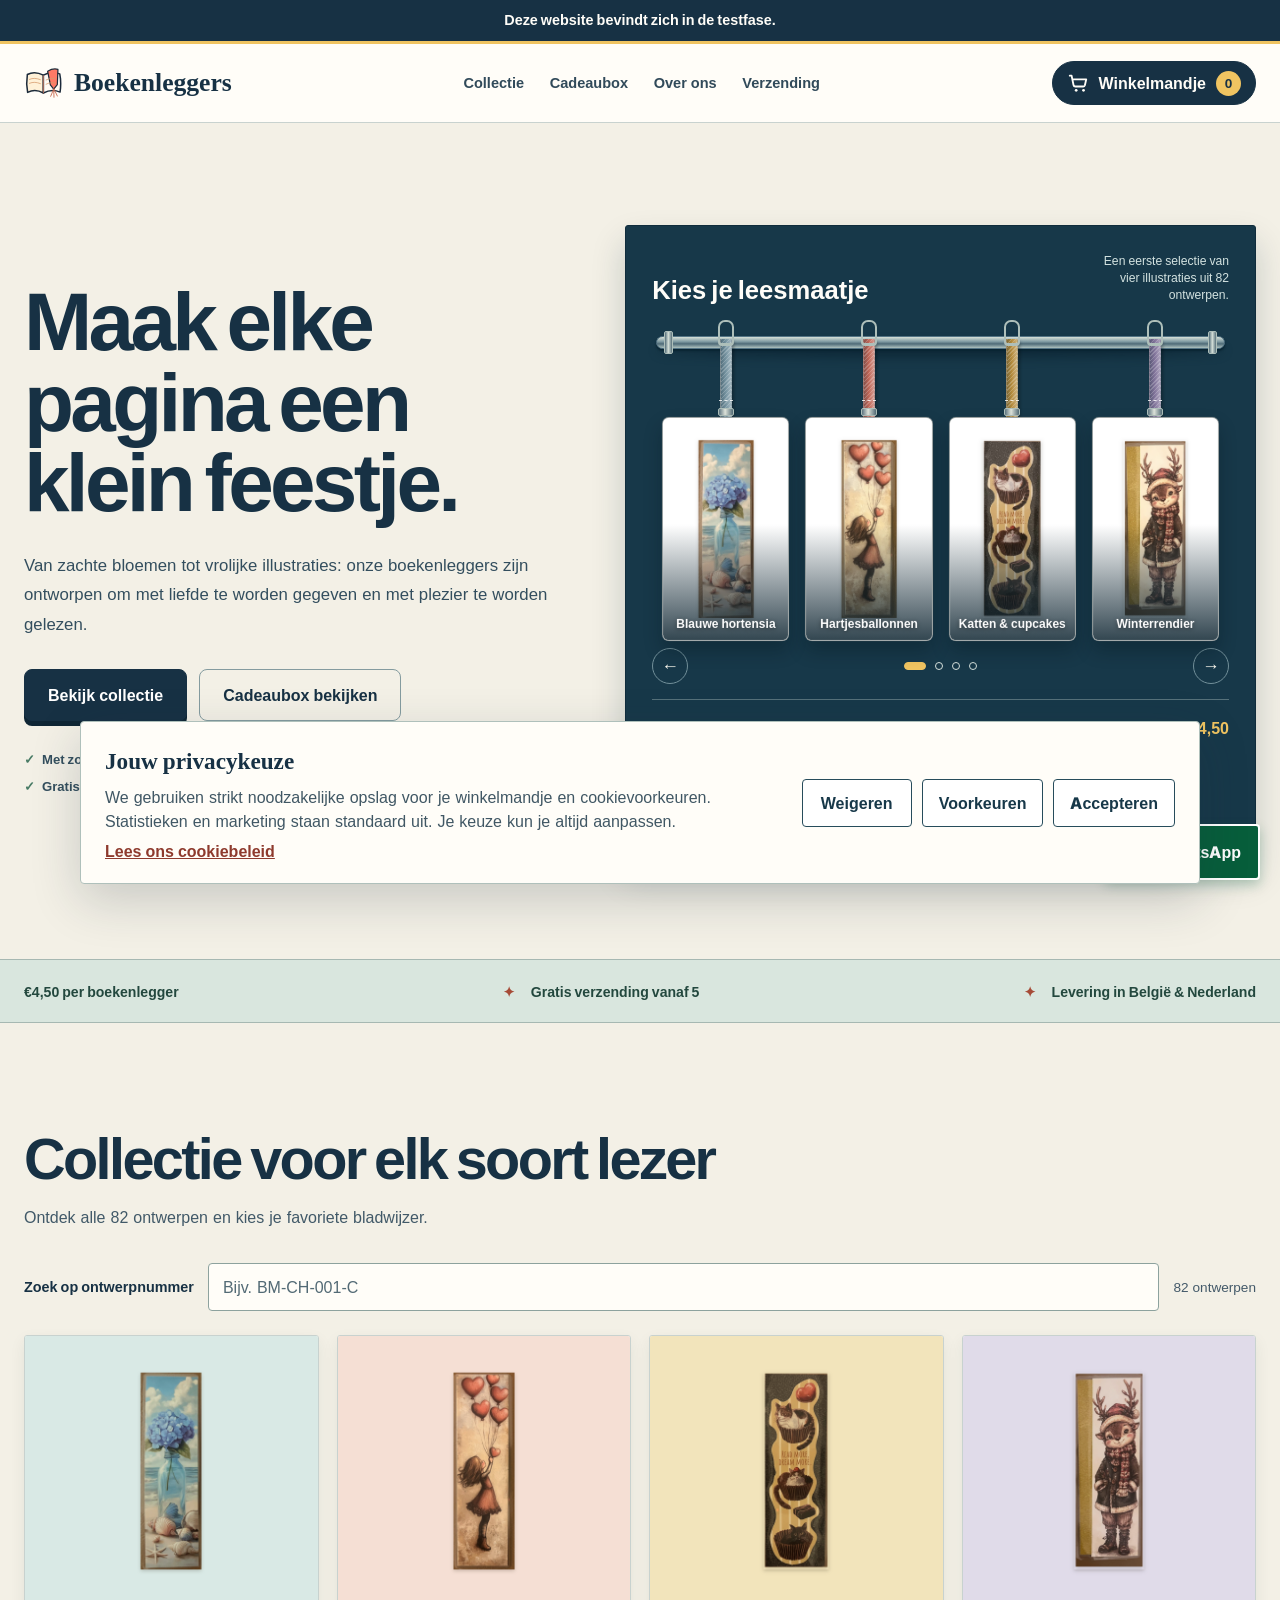
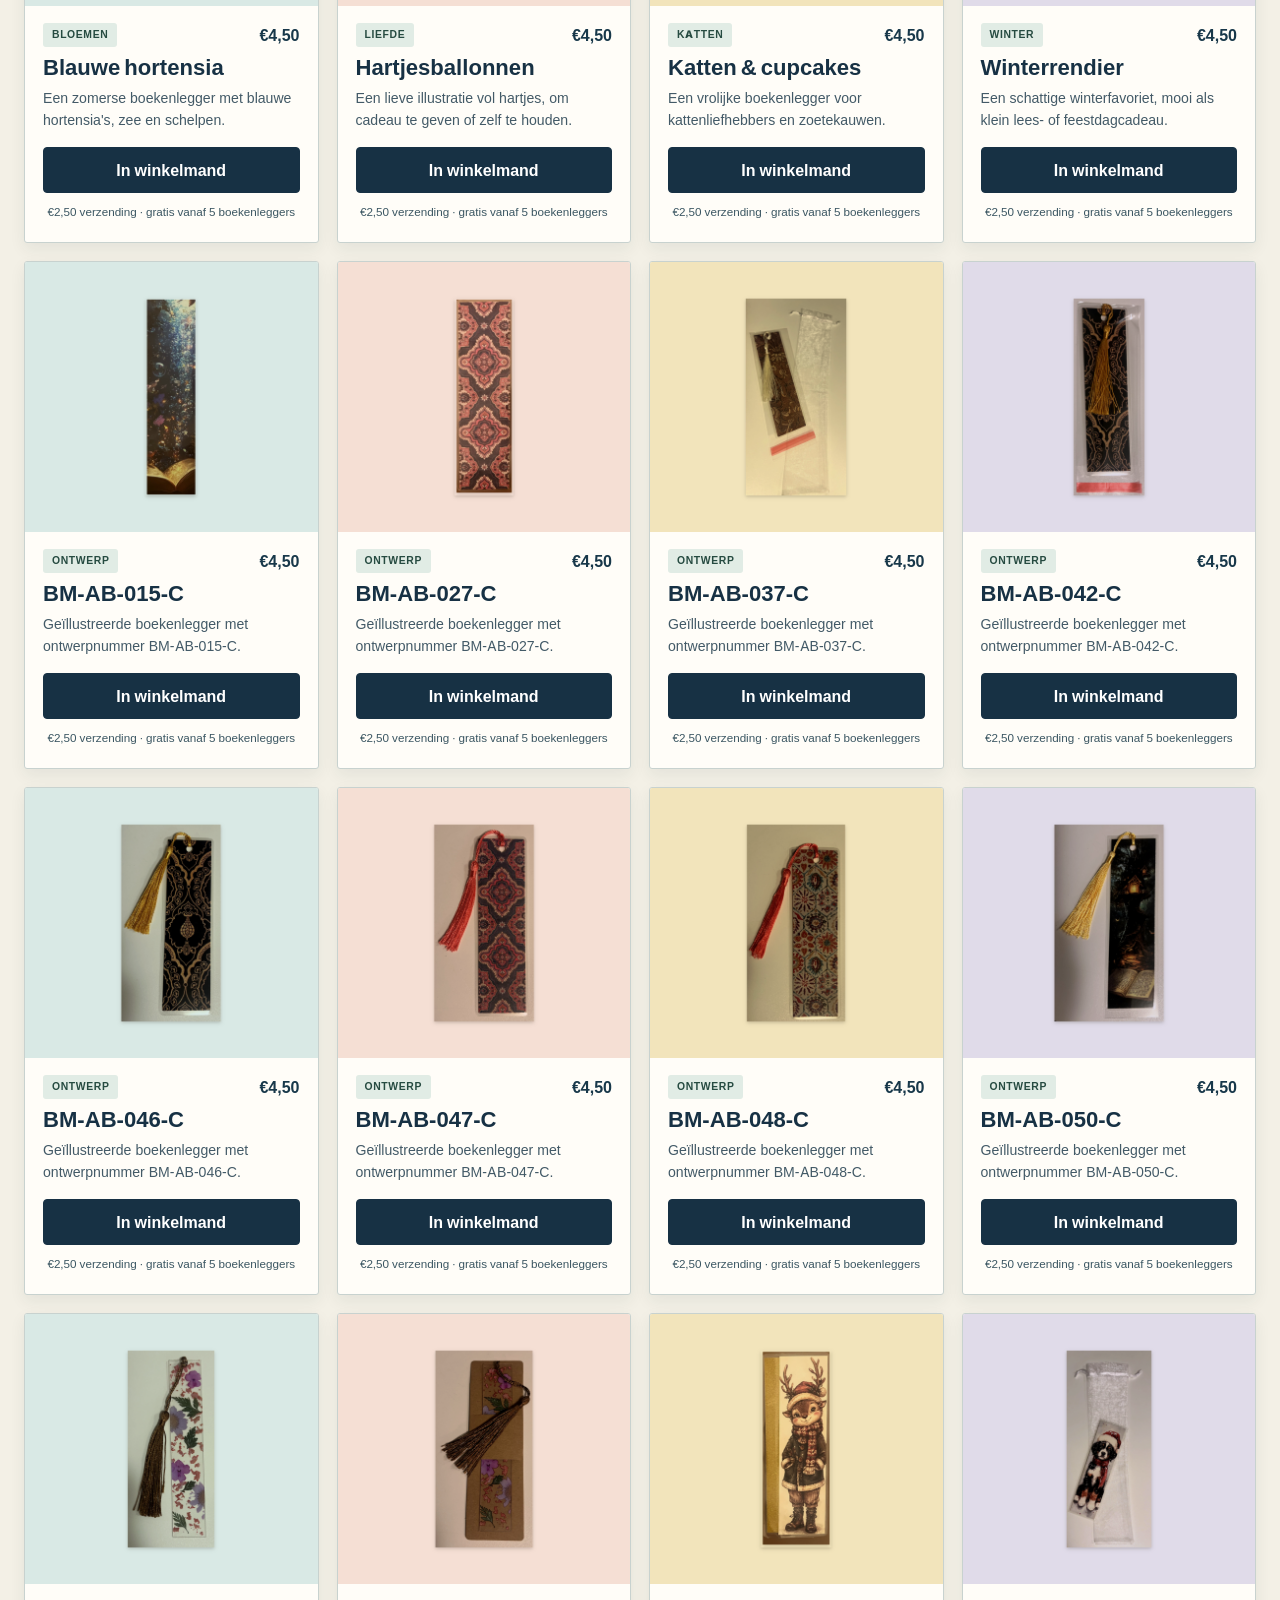
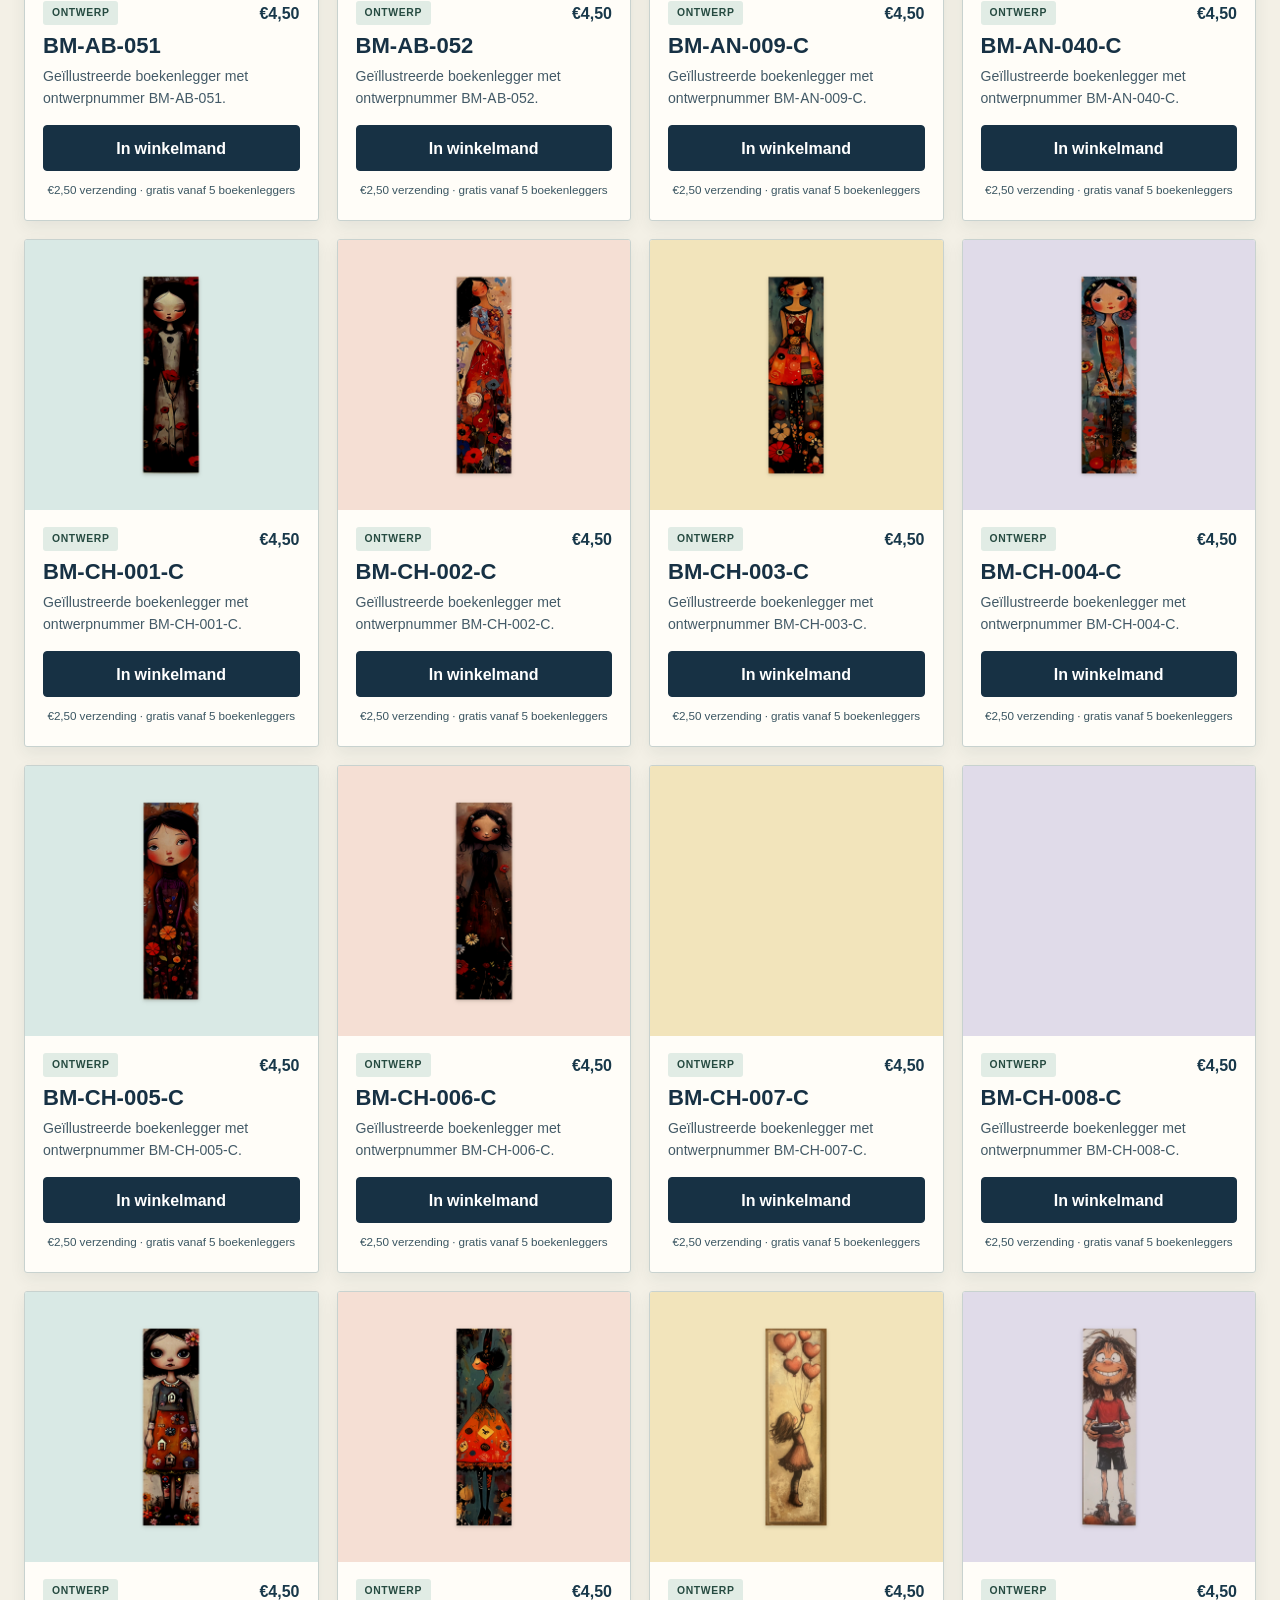
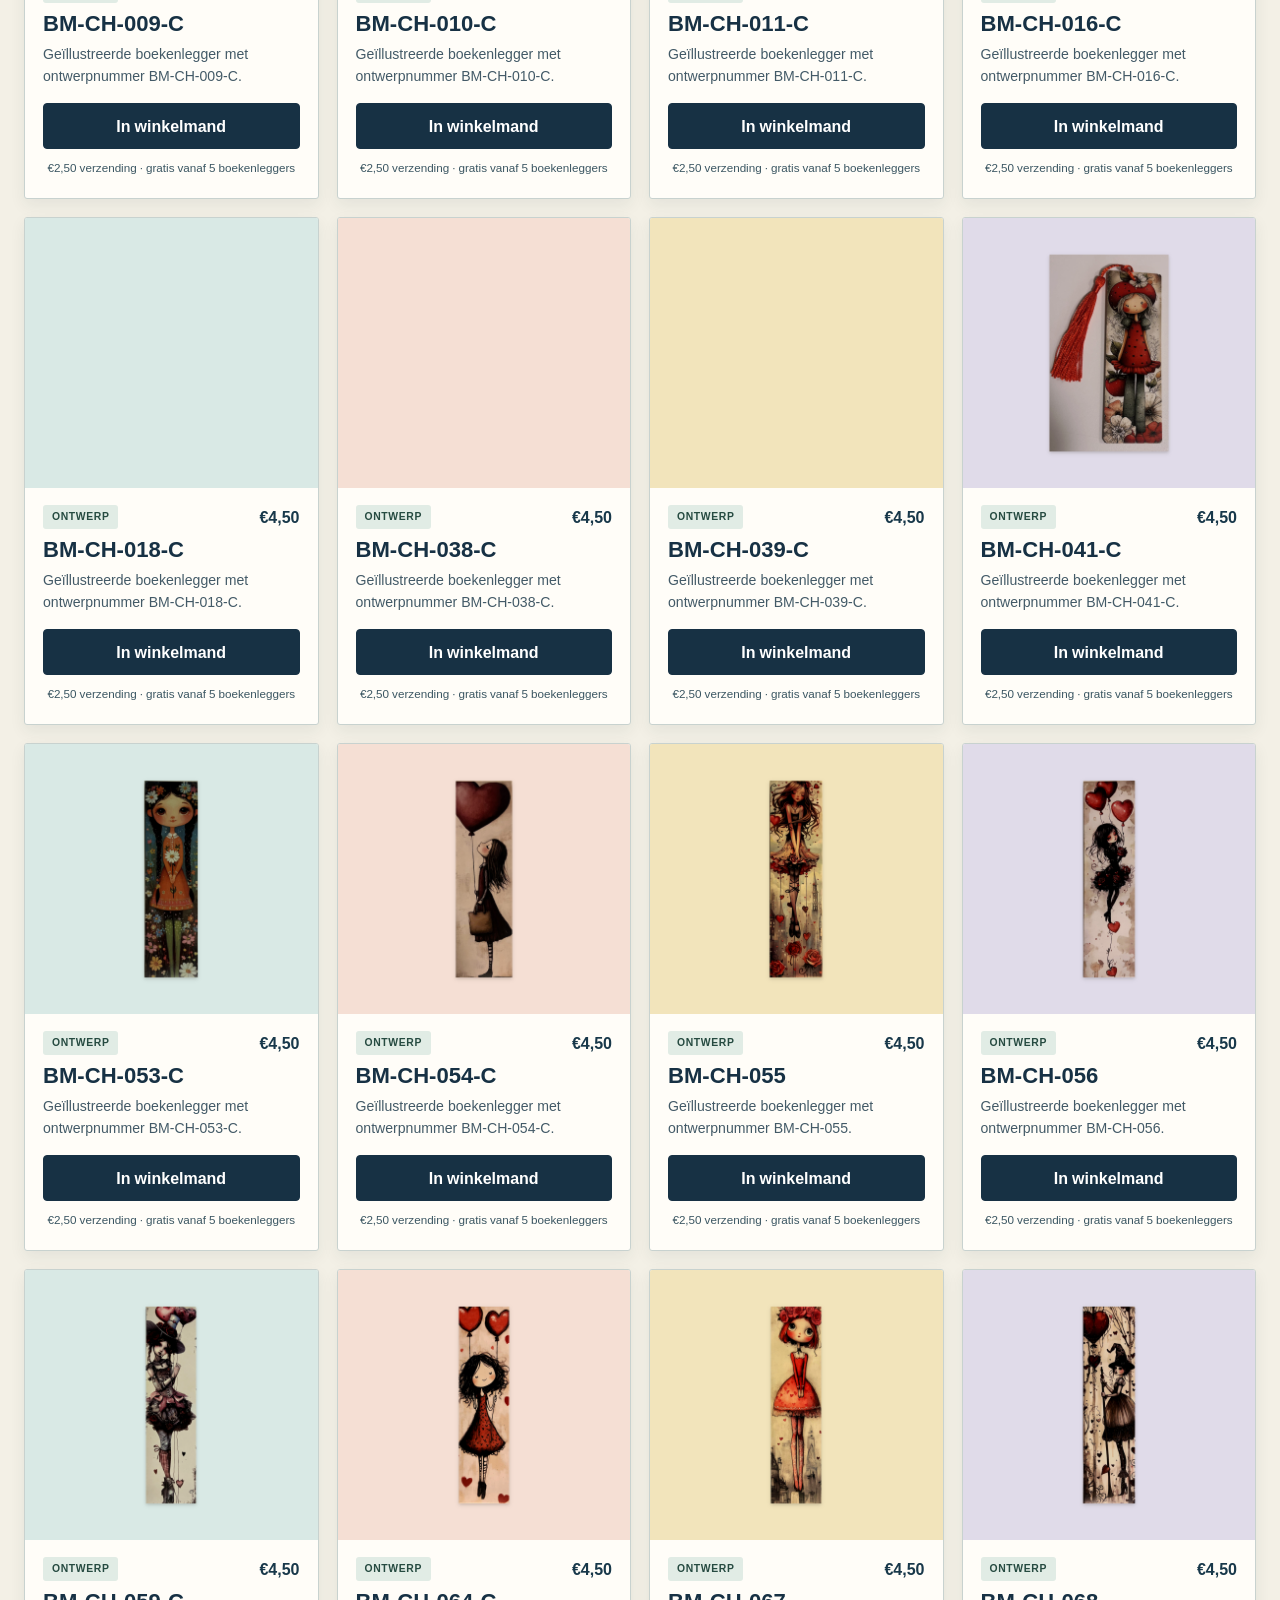
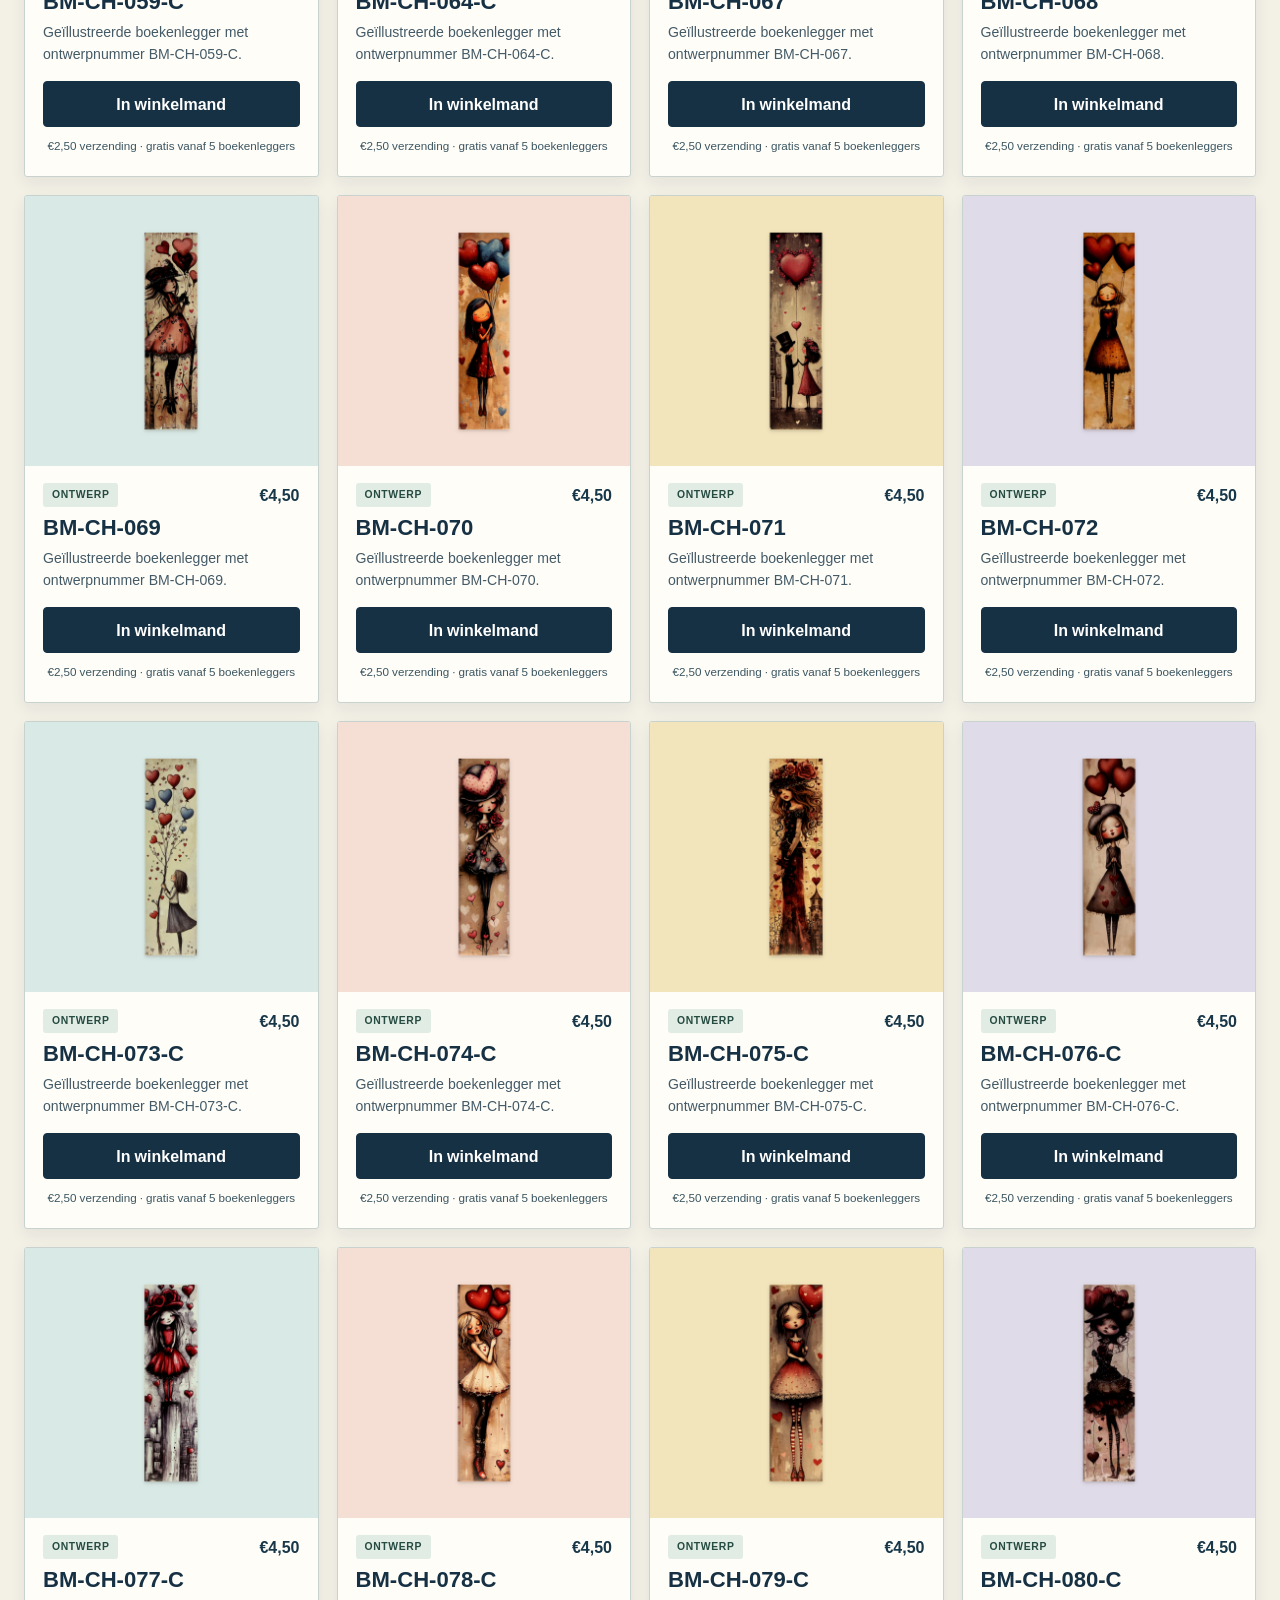
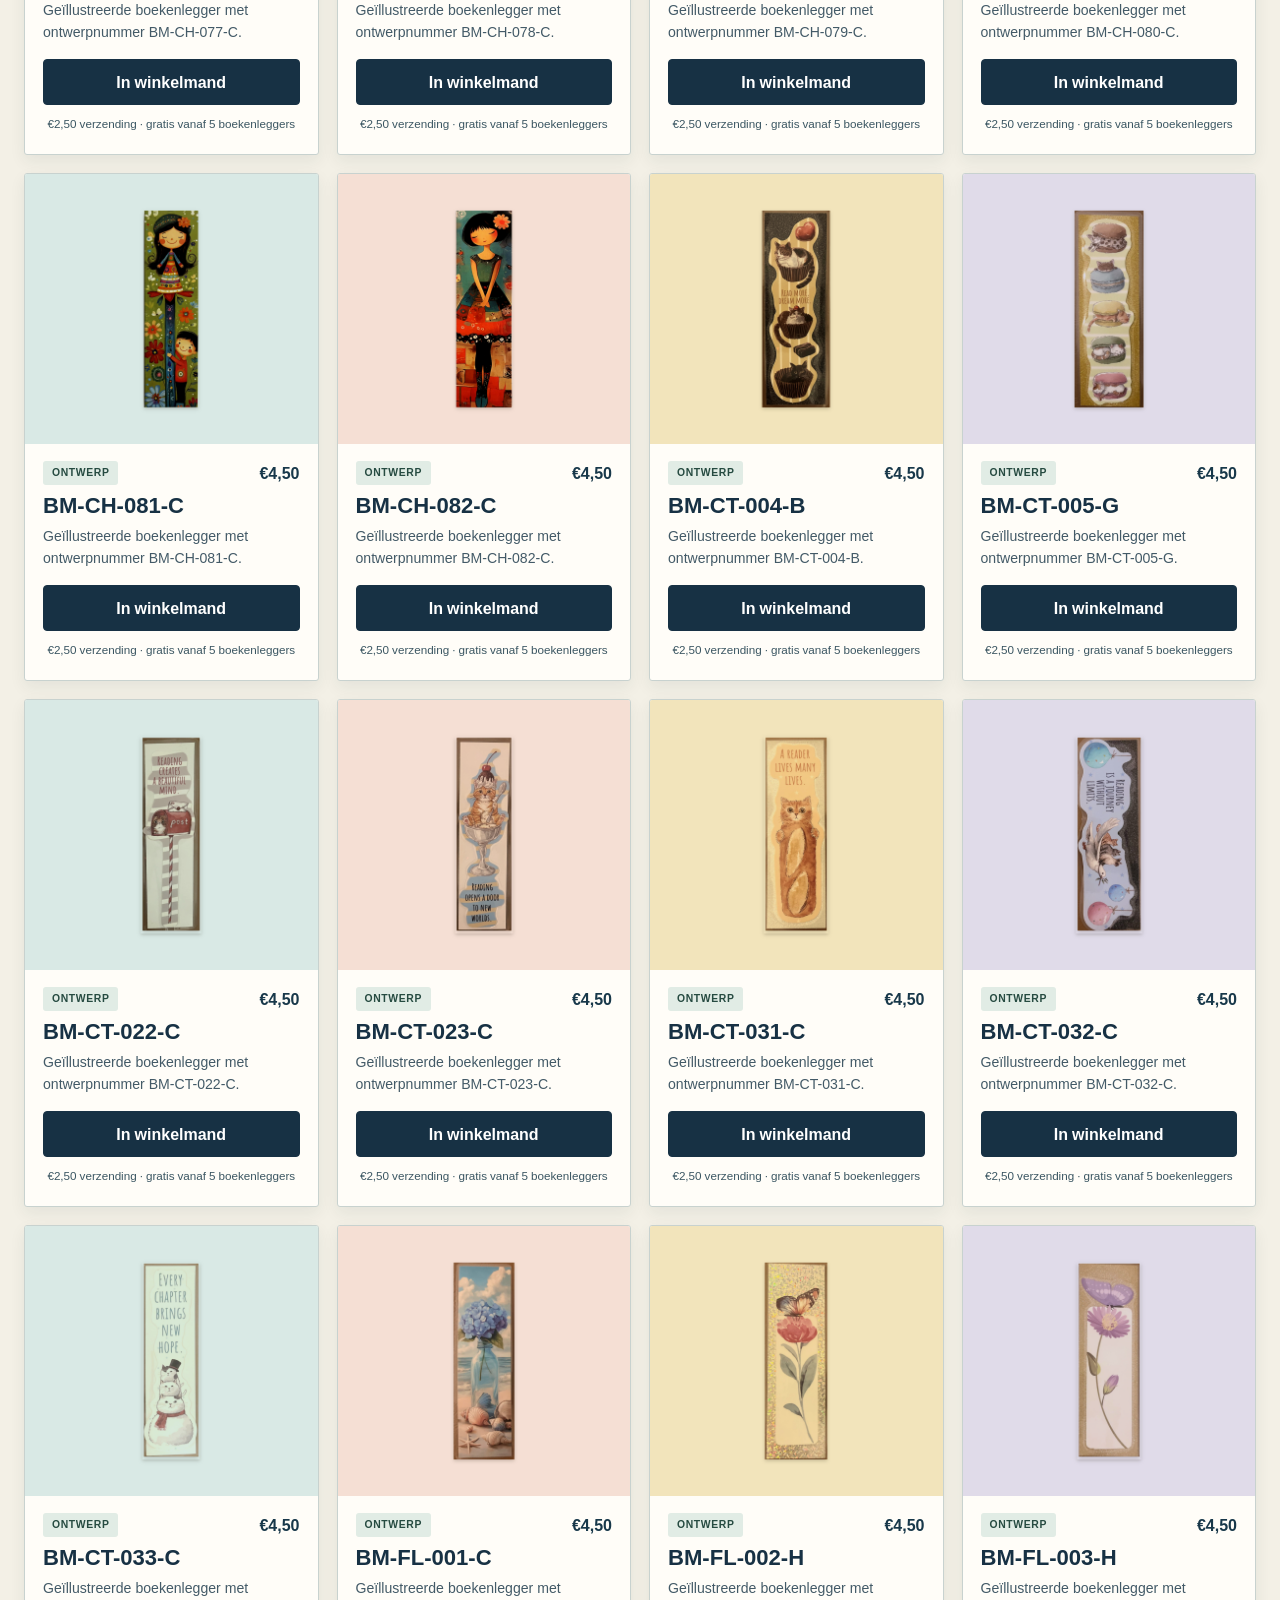
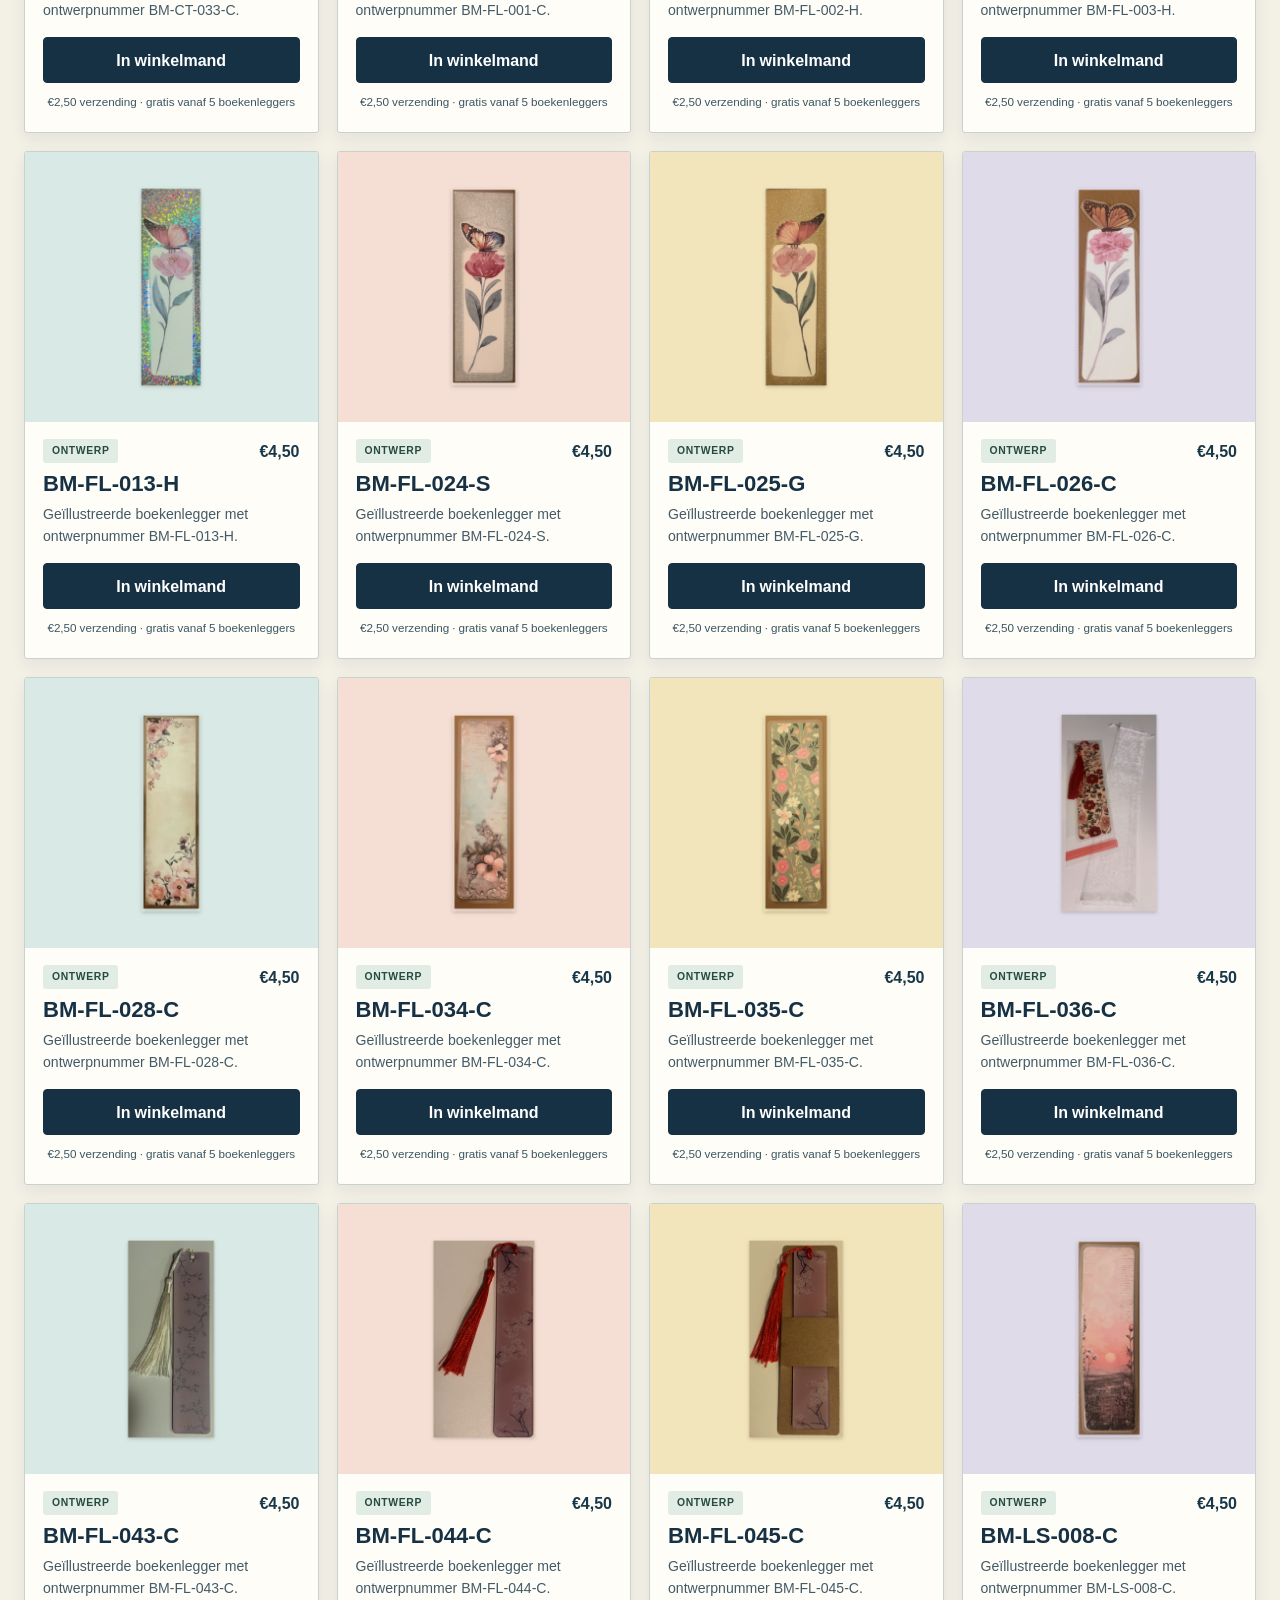
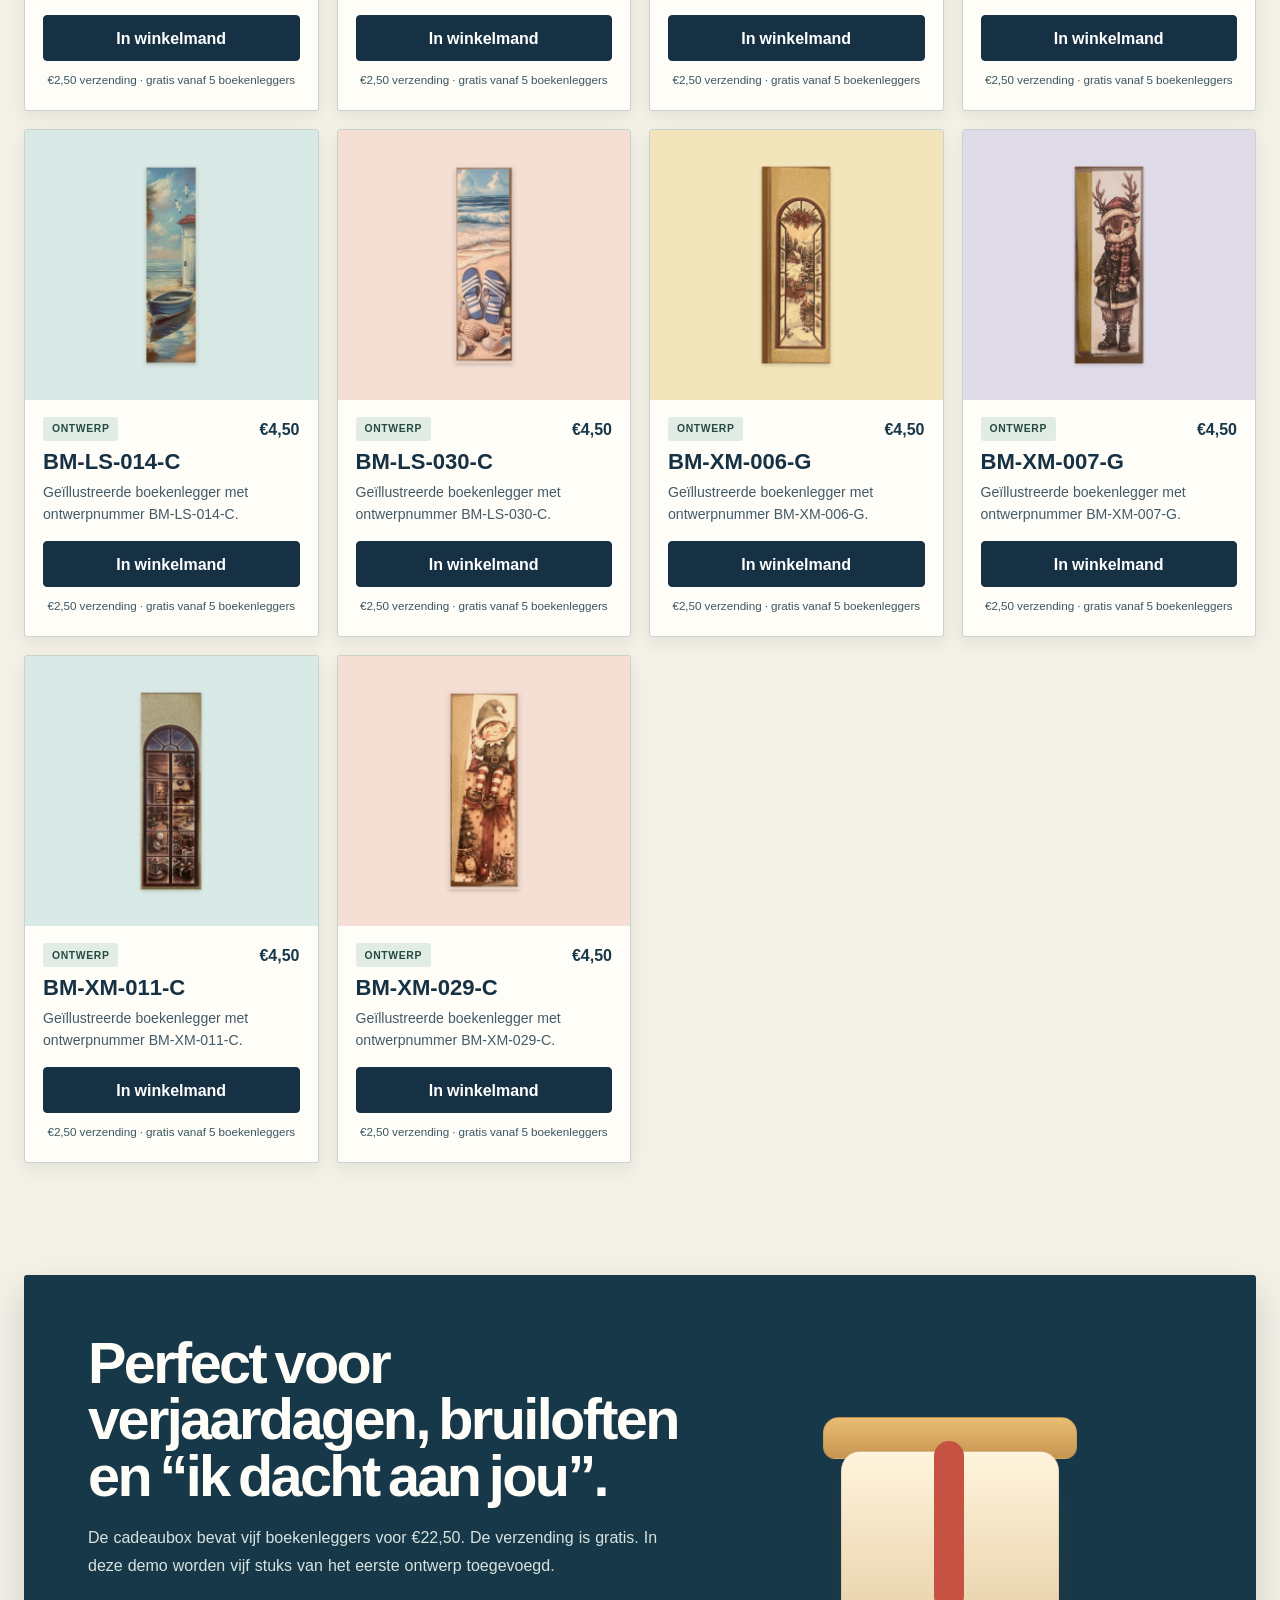
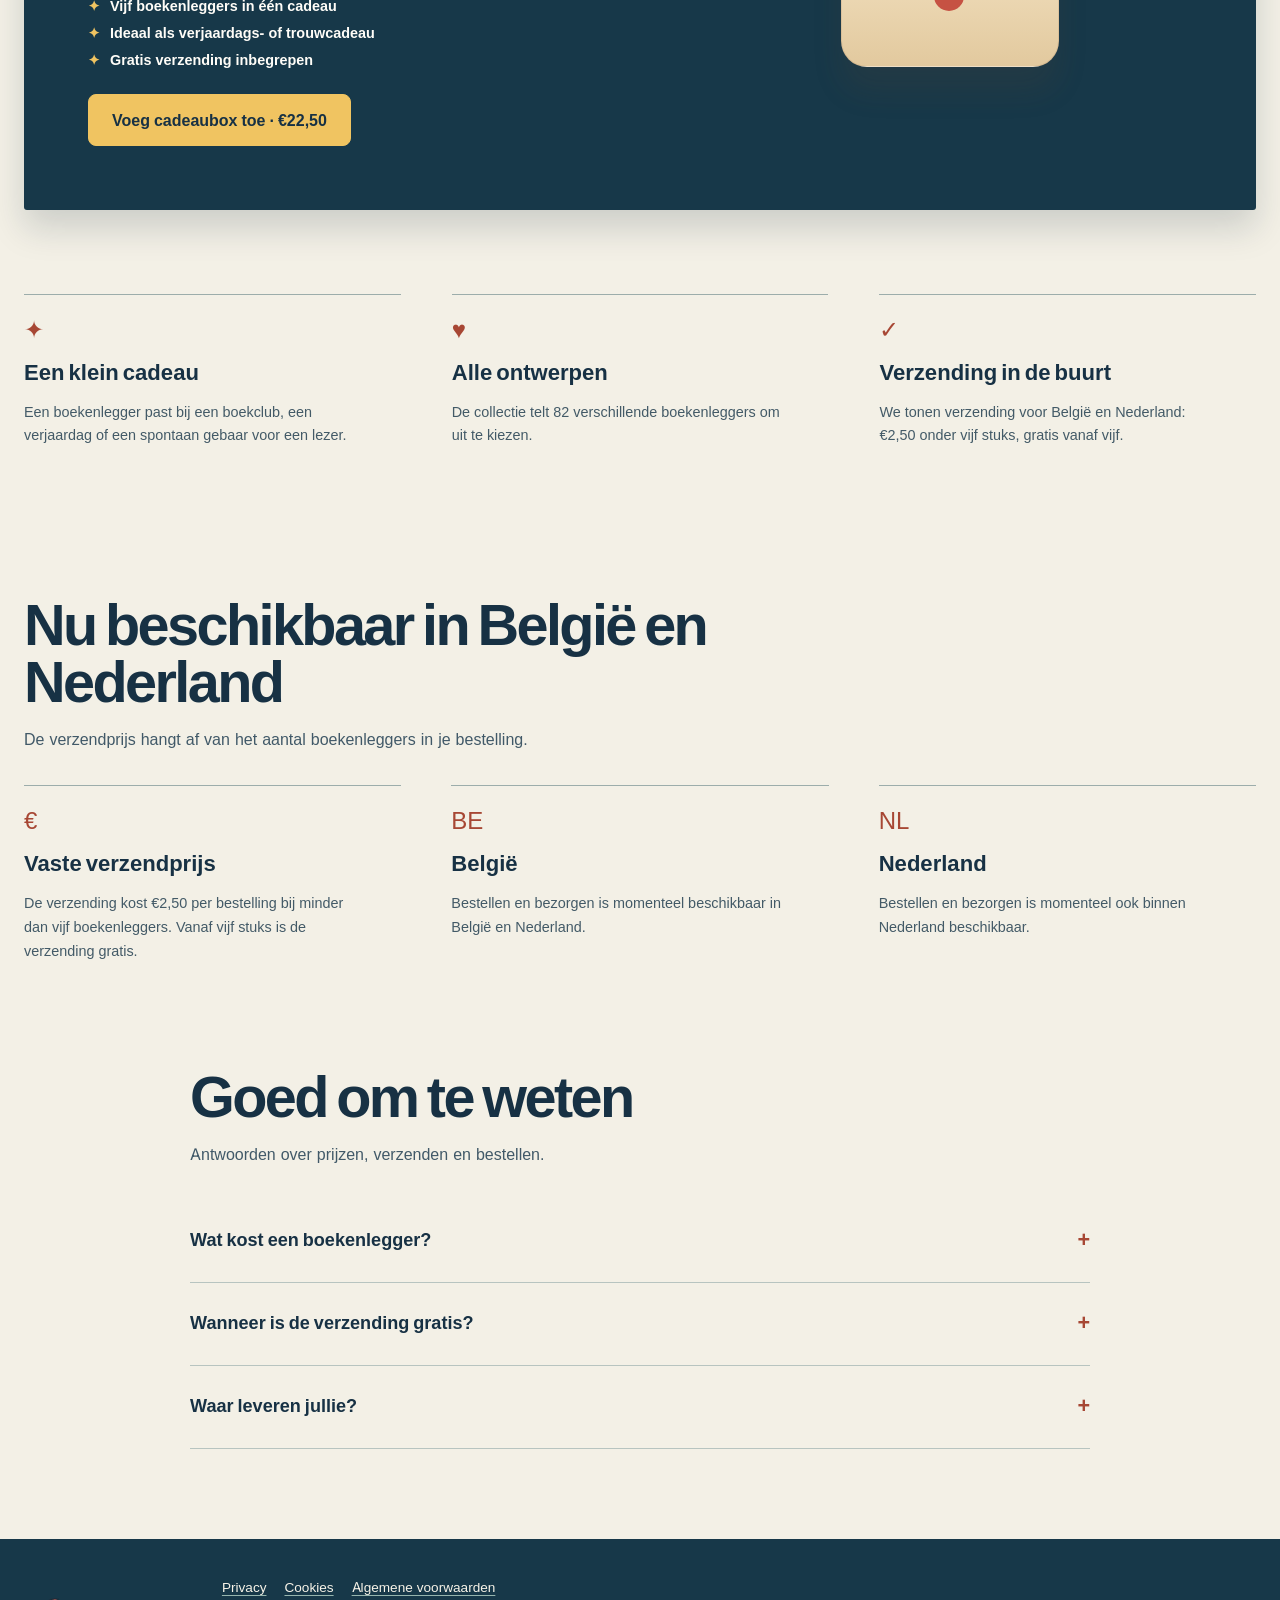
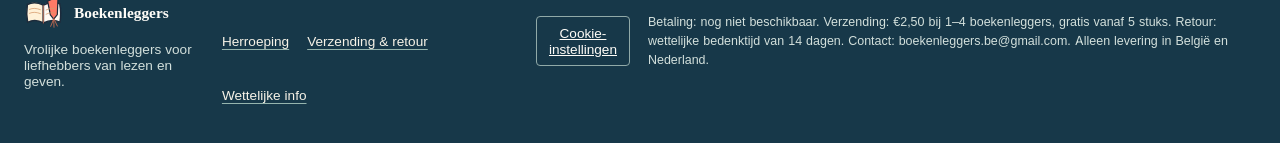
<file: index.html>
<!DOCTYPE html>
<html lang="nl-BE">
  <!--
  THESIS: A reading gift is shown as four hanging bookmark badges, not a generic product hero.
  OWN-WORLD: Ink-blue rail hardware, woven cords, printed bookmark art, and a vivid paper palette.
  STORY: Visitors flip through the real designs, see the price and shipping terms, and add a bookmark.
  FIRST VIEWPORT: Sticky shop navigation; headline and collection action on the left; a full lanyard rail with selected-product details on the right.
  FORM: The supplied team-badge rail is adapted to this static shop, using its four real products and keeping the existing demo-cart behavior.
  -->
  <head>
    <meta charset="UTF-8" />
    <meta name="viewport" content="width=device-width, initial-scale=1.0" />
    <meta
      name="description"
      content="Ontdek 82 geïllustreerde boekenleggers voor €4,50 per stuk. Gratis verzending vanaf vijf stuks in België en Nederland."
    />
    <link rel="canonical" href="https://semracol.github.io/boekenleggers/" />
    <meta property="og:type" content="website" />
    <meta property="og:title" content="Boekenleggers.be | Kleurrijke boekenleggers" />
    <meta property="og:description" content="Ontdek 82 vrolijke boekenleggers voor €4,50 per stuk. Gratis verzending vanaf vijf stuks in België en Nederland." />
    <meta property="og:url" content="https://semracol.github.io/boekenleggers/" />
    <link rel="icon" type="image/svg+xml" href="assets/favicon.svg" />
    <title>Boekenleggers.be | Kleurrijke boekenleggers</title>
    <link rel="preload" href="assets/fonts/inter-latin-ext.woff2" as="font" type="font/woff2" crossorigin />
    <link rel="preload" href="assets/fonts/baloo-2-latin-ext.woff2" as="font" type="font/woff2" crossorigin />
    <link rel="stylesheet" href="styles.css" />
    <link rel="stylesheet" href="redesign.css" />
  </head>
  <body>
    <div class="site-test-notice" role="note">Deze website bevindt zich in de testfase.</div>
    <header class="topbar">
      <div class="container nav-wrap">
        <a class="brand" href="#" aria-label="Boekenleggers — startpagina">
          <img src="assets/logo-mark.svg" alt="" width="44" height="44" />
          <span>Boekenleggers</span>
        </a>
        <nav class="main-nav" aria-label="Hoofdnavigatie">
          <a href="#collectie">Collectie</a>
          <a href="#gift-box">Cadeaubox</a>
          <a href="#about">Over ons</a>
          <a href="#shipping">Verzending</a>
        </nav>
        <button class="cart-pill" aria-haspopup="dialog" aria-controls="cartPanel" aria-expanded="false">
          <svg class="cart-icon" aria-hidden="true" viewBox="0 0 24 24" width="22" height="22">
            <path d="M3 4h2l2.1 10.2a2 2 0 0 0 2 1.6h8.5a2 2 0 0 0 1.9-1.4L21 8H6" fill="none" stroke="currentColor" stroke-linecap="round" stroke-linejoin="round" stroke-width="2" />
            <circle cx="10" cy="20" r="1.5" fill="currentColor" />
            <circle cx="18" cy="20" r="1.5" fill="currentColor" />
          </svg>
          <span>Winkelmandje</span>
          <span class="cart-count" id="cartCount" aria-live="polite" aria-atomic="true">0</span>
        </button>
      </div>
    </header>

    <main>
      <section class="hero container">
        <div class="hero-copy">
          <h1 id="heroTitle">Maak elke pagina een klein feestje.</h1>
          <p class="lead">
            Van zachte bloemen tot vrolijke illustraties: onze boekenleggers zijn
            ontworpen om met liefde te worden gegeven en met plezier te worden gelezen.
          </p>
          <div class="hero-actions">
            <a class="button primary" href="#collectie">Bekijk collectie</a>
            <a class="button secondary" href="#gift-box">Cadeaubox bekijken</a>
          </div>
          <ul class="mini-meta" aria-label="Belangrijke voordelen">
            <li>Met zorg uitgekozen</li>
            <li>Klaar om cadeau te geven</li>
            <li>Gratis verzending vanaf 5 boekenleggers</li>
          </ul>
        </div>

        <div class="hero-visual">
          <section class="bookmark-showcase" aria-labelledby="showcaseTitle">
            <div class="showcase-heading">
              <h2 id="showcaseTitle">Kies je leesmaatje</h2>
              <p>Een eerste selectie van vier illustraties uit 82 ontwerpen.</p>
            </div>
            <div class="rail-stage">
              <div class="showcase-rail" aria-hidden="true">
                <span class="showcase-rail-shadow"></span>
                <span class="showcase-rail-bar"></span>
                <span class="showcase-rail-mount showcase-rail-mount-left"></span>
                <span class="showcase-rail-mount showcase-rail-mount-right"></span>
              </div>
              <div class="bookmark-hangers" role="group" aria-label="Boekenleggers aan een hangrail">
                <button class="rail-bookmark is-active" type="button" data-rail-bookmark data-product-id="hydrangea" aria-label="Draai Blauwe hortensia om" aria-current="true" aria-pressed="false">
                  <span class="lanyard" aria-hidden="true"><span class="lanyard-loop"></span></span>
                  <span class="rail-badge" aria-hidden="true">
                    <span class="rail-badge-face rail-badge-front">
                      <img src="assets/products/blue-hydrangea-bookmark.jpg" alt="" width="220" height="220" />
                      <span class="rail-badge-name">Blauwe hortensia</span>
                    </span>
                    <span class="rail-badge-face rail-badge-back">
                      <span class="tag">Bloemen</span>
                      <strong>Blauwe hortensia</strong>
                      <span>Een zomerse boekenlegger met blauwe hortensia's, zee en schelpen.</span>
                      <span class="rail-badge-price">€4,50</span>
                    </span>
                  </span>
                </button>
                <button class="rail-bookmark" type="button" data-rail-bookmark data-product-id="hearts" aria-label="Draai Hartjesballonnen om" aria-pressed="false">
                  <span class="lanyard" aria-hidden="true"><span class="lanyard-loop"></span></span>
                  <span class="rail-badge" aria-hidden="true">
                    <span class="rail-badge-face rail-badge-front">
                      <img src="assets/products/heart-balloons-bookmark.jpg" alt="" width="220" height="220" />
                      <span class="rail-badge-name">Hartjesballonnen</span>
                    </span>
                    <span class="rail-badge-face rail-badge-back">
                      <span class="tag">Liefde</span>
                      <strong>Hartjesballonnen</strong>
                      <span>Een lieve illustratie vol hartjes, om cadeau te geven of zelf te houden.</span>
                      <span class="rail-badge-price">€4,50</span>
                    </span>
                  </span>
                </button>
                <button class="rail-bookmark" type="button" data-rail-bookmark data-product-id="cats" aria-label="Draai Katten & cupcakes om" aria-pressed="false">
                  <span class="lanyard" aria-hidden="true"><span class="lanyard-loop"></span></span>
                  <span class="rail-badge" aria-hidden="true">
                    <span class="rail-badge-face rail-badge-front">
                      <img src="assets/products/cat-reader-bookmark.jpg" alt="" width="220" height="220" />
                      <span class="rail-badge-name">Katten & cupcakes</span>
                    </span>
                    <span class="rail-badge-face rail-badge-back">
                      <span class="tag">Katten</span>
                      <strong>Katten & cupcakes</strong>
                      <span>Een vrolijke boekenlegger voor kattenliefhebbers en zoetekauwen.</span>
                      <span class="rail-badge-price">€4,50</span>
                    </span>
                  </span>
                </button>
                <button class="rail-bookmark" type="button" data-rail-bookmark data-product-id="reindeer" aria-label="Draai Winterrendier om" aria-pressed="false">
                  <span class="lanyard" aria-hidden="true"><span class="lanyard-loop"></span></span>
                  <span class="rail-badge" aria-hidden="true">
                    <span class="rail-badge-face rail-badge-front">
                      <img src="assets/products/winter-reindeer-bookmark.jpg" alt="" width="220" height="220" />
                      <span class="rail-badge-name">Winterrendier</span>
                    </span>
                    <span class="rail-badge-face rail-badge-back">
                      <span class="tag">Winter</span>
                      <strong>Winterrendier</strong>
                      <span>Een schattige winterfavoriet, mooi als klein lees- of feestdagcadeau.</span>
                      <span class="rail-badge-price">€4,50</span>
                    </span>
                  </span>
                </button>
              </div>
            </div>
            <div class="rail-controls">
              <button class="rail-arrow" type="button" data-rail-prev aria-label="Vorige boekenlegger">←</button>
              <div class="rail-dots" role="group" aria-label="Kies een boekenlegger">
                <button type="button" data-rail-dot="0" aria-label="Toon Blauwe hortensia" aria-current="true"></button>
                <button type="button" data-rail-dot="1" aria-label="Toon Hartjesballonnen"></button>
                <button type="button" data-rail-dot="2" aria-label="Toon Katten & cupcakes"></button>
                <button type="button" data-rail-dot="3" aria-label="Toon Winterrendier"></button>
              </div>
              <button class="rail-arrow" type="button" data-rail-next aria-label="Volgende boekenlegger">→</button>
            </div>
            <div class="rail-caption" id="railCaption" aria-live="polite" aria-atomic="true">
              <div class="rail-caption-heading">
                <strong data-rail-name>Blauwe hortensia</strong>
                <span data-rail-price>€4,50</span>
              </div>
              <p data-rail-description>Een zomerse boekenlegger met blauwe hortensia's, zee en schelpen.</p>
              <button class="rail-add-button" type="button" data-rail-add data-add-featured="hydrangea">In winkelmand</button>
            </div>
          </section>
        </div>
      </section>

      <section class="promo-strip">
        <div class="container promo-content" aria-label="Gratis verzending vanaf 5 stuks • €4,50 per stuk • Levering in België en Nederland" role="region">
          <span>€4,50 per boekenlegger</span>
          <span>Gratis verzending vanaf 5</span>
          <span>Levering in België & Nederland</span>
        </div>
      </section>

      <section class="collection container" id="collectie">
        <div class="section-heading">
          <h2>Collectie voor elk soort lezer</h2>
          <p>Ontdek alle 82 ontwerpen en kies je favoriete bladwijzer.</p>
        </div>

        <div class="catalog-controls">
          <label for="catalogSearch">Zoek op ontwerpnummer</label>
          <input id="catalogSearch" type="search" placeholder="Bijv. BM-CH-001-C" autocomplete="off" />
          <p id="catalogResultCount" aria-live="polite" aria-atomic="true">82 ontwerpen</p>
        </div>

        <div class="product-grid">
          <article class="product-card" data-name="Blauwe hortensia" data-price="4.50">
            <div class="product-art art-peach">
              <img class="product-image" src="assets/products/blue-hydrangea-bookmark.jpg" alt="Boekenlegger met blauwe hortensia, zee en schelpen" width="220" height="220" loading="lazy" />
            </div>
            <div class="product-info">
              <div class="meta-row">
                <span class="tag">Bloemen</span>
                <span class="price">€4,50</span>
              </div>
              <h3>Blauwe hortensia</h3>
              <p>Een zomerse boekenlegger met blauwe hortensia's, zee en schelpen.</p>
              <button class="card-button" data-add-product="hydrangea">In winkelmand</button>
              <p class="product-shipping-note">€2,50 verzending · gratis vanaf 5 boekenleggers</p>
            </div>
          </article>

          <article class="product-card" data-name="Hartjesballonnen" data-price="4.50">
            <div class="product-art art-mint">
              <img class="product-image" src="assets/products/heart-balloons-bookmark.jpg" alt="Boekenlegger met een meisje dat hartvormige ballonnen vasthoudt" width="220" height="220" loading="lazy" />
            </div>
            <div class="product-info">
              <div class="meta-row">
                <span class="tag">Liefde</span>
                <span class="price">€4,50</span>
              </div>
              <h3>Hartjesballonnen</h3>
              <p>Een lieve illustratie vol hartjes, om cadeau te geven of zelf te houden.</p>
              <button class="card-button" data-add-product="hearts">In winkelmand</button>
              <p class="product-shipping-note">€2,50 verzending · gratis vanaf 5 boekenleggers</p>
            </div>
          </article>

          <article class="product-card" data-name="Katten & cupcakes" data-price="4.50">
            <div class="product-art art-gold">
              <img class="product-image" src="assets/products/cat-reader-bookmark.jpg" alt="Boekenlegger met speelse katten en cupcakes" width="220" height="220" loading="lazy" />
            </div>
            <div class="product-info">
              <div class="meta-row">
                <span class="tag">Katten</span>
                <span class="price">€4,50</span>
              </div>
              <h3>Katten & cupcakes</h3>
              <p>Een vrolijke boekenlegger voor kattenliefhebbers en zoetekauwen.</p>
              <button class="card-button" data-add-product="cats">In winkelmand</button>
              <p class="product-shipping-note">€2,50 verzending · gratis vanaf 5 boekenleggers</p>
            </div>
          </article>

          <article class="product-card" data-name="Winterrendier" data-price="4.50">
            <div class="product-art art-lilac">
              <img class="product-image" src="assets/products/winter-reindeer-bookmark.jpg" alt="Winterse boekenlegger met een schattig rendier" width="220" height="220" loading="lazy" />
            </div>
            <div class="product-info">
              <div class="meta-row">
                <span class="tag">Winter</span>
                <span class="price">€4,50</span>
              </div>
              <h3>Winterrendier</h3>
              <p>Een schattige winterfavoriet, mooi als klein lees- of feestdagcadeau.</p>
              <button class="card-button" data-add-product="reindeer">In winkelmand</button>
              <p class="product-shipping-note">€2,50 verzending · gratis vanaf 5 boekenleggers</p>
            </div>
          </article>
          <article class="product-card" data-name="BM-AB-015-C" data-price="4.50">
            <div class="product-art art-peach">
              <img class="product-image" src="assets/products/BM-AB-015-C.jpg" alt="Boekenlegger met ontwerpnummer BM-AB-015-C" width="2000" height="2000" loading="lazy" decoding="async" />
            </div>
            <div class="product-info">
              <div class="meta-row">
                <span class="tag">Ontwerp</span>
                <span class="price">€4,50</span>
              </div>
              <h3>BM-AB-015-C</h3>
              <p>Geïllustreerde boekenlegger met ontwerpnummer BM-AB-015-C.</p>
              <button class="card-button" data-add-product="bm-ab-015-c" aria-label="Voeg BM-AB-015-C toe aan je winkelmandje">In winkelmand</button>
              <p class="product-shipping-note">€2,50 verzending · gratis vanaf 5 boekenleggers</p>
            </div>
          </article>
          <article class="product-card" data-name="BM-AB-027-C" data-price="4.50">
            <div class="product-art art-mint">
              <img class="product-image" src="assets/products/BM-AB-027-C.jpg" alt="Boekenlegger met ontwerpnummer BM-AB-027-C" width="2000" height="2000" loading="lazy" decoding="async" />
            </div>
            <div class="product-info">
              <div class="meta-row">
                <span class="tag">Ontwerp</span>
                <span class="price">€4,50</span>
              </div>
              <h3>BM-AB-027-C</h3>
              <p>Geïllustreerde boekenlegger met ontwerpnummer BM-AB-027-C.</p>
              <button class="card-button" data-add-product="bm-ab-027-c" aria-label="Voeg BM-AB-027-C toe aan je winkelmandje">In winkelmand</button>
              <p class="product-shipping-note">€2,50 verzending · gratis vanaf 5 boekenleggers</p>
            </div>
          </article>
          <article class="product-card" data-name="BM-AB-037-C" data-price="4.50">
            <div class="product-art art-gold">
              <img class="product-image" src="assets/products/BM-AB-037-C.jpg" alt="Boekenlegger met ontwerpnummer BM-AB-037-C" width="2000" height="2000" loading="lazy" decoding="async" />
            </div>
            <div class="product-info">
              <div class="meta-row">
                <span class="tag">Ontwerp</span>
                <span class="price">€4,50</span>
              </div>
              <h3>BM-AB-037-C</h3>
              <p>Geïllustreerde boekenlegger met ontwerpnummer BM-AB-037-C.</p>
              <button class="card-button" data-add-product="bm-ab-037-c" aria-label="Voeg BM-AB-037-C toe aan je winkelmandje">In winkelmand</button>
              <p class="product-shipping-note">€2,50 verzending · gratis vanaf 5 boekenleggers</p>
            </div>
          </article>
          <article class="product-card" data-name="BM-AB-042-C" data-price="4.50">
            <div class="product-art art-lilac">
              <img class="product-image" src="assets/products/BM-AB-042-C.jpg" alt="Boekenlegger met ontwerpnummer BM-AB-042-C" width="2000" height="2000" loading="lazy" decoding="async" />
            </div>
            <div class="product-info">
              <div class="meta-row">
                <span class="tag">Ontwerp</span>
                <span class="price">€4,50</span>
              </div>
              <h3>BM-AB-042-C</h3>
              <p>Geïllustreerde boekenlegger met ontwerpnummer BM-AB-042-C.</p>
              <button class="card-button" data-add-product="bm-ab-042-c" aria-label="Voeg BM-AB-042-C toe aan je winkelmandje">In winkelmand</button>
              <p class="product-shipping-note">€2,50 verzending · gratis vanaf 5 boekenleggers</p>
            </div>
          </article>
          <article class="product-card" data-name="BM-AB-046-C" data-price="4.50">
            <div class="product-art art-peach">
              <img class="product-image" src="assets/products/BM-AB-046-C.jpg" alt="Boekenlegger met ontwerpnummer BM-AB-046-C" width="2000" height="2000" loading="lazy" decoding="async" />
            </div>
            <div class="product-info">
              <div class="meta-row">
                <span class="tag">Ontwerp</span>
                <span class="price">€4,50</span>
              </div>
              <h3>BM-AB-046-C</h3>
              <p>Geïllustreerde boekenlegger met ontwerpnummer BM-AB-046-C.</p>
              <button class="card-button" data-add-product="bm-ab-046-c" aria-label="Voeg BM-AB-046-C toe aan je winkelmandje">In winkelmand</button>
              <p class="product-shipping-note">€2,50 verzending · gratis vanaf 5 boekenleggers</p>
            </div>
          </article>
          <article class="product-card" data-name="BM-AB-047-C" data-price="4.50">
            <div class="product-art art-mint">
              <img class="product-image" src="assets/products/BM-AB-047-C.jpg" alt="Boekenlegger met ontwerpnummer BM-AB-047-C" width="2000" height="2000" loading="lazy" decoding="async" />
            </div>
            <div class="product-info">
              <div class="meta-row">
                <span class="tag">Ontwerp</span>
                <span class="price">€4,50</span>
              </div>
              <h3>BM-AB-047-C</h3>
              <p>Geïllustreerde boekenlegger met ontwerpnummer BM-AB-047-C.</p>
              <button class="card-button" data-add-product="bm-ab-047-c" aria-label="Voeg BM-AB-047-C toe aan je winkelmandje">In winkelmand</button>
              <p class="product-shipping-note">€2,50 verzending · gratis vanaf 5 boekenleggers</p>
            </div>
          </article>
          <article class="product-card" data-name="BM-AB-048-C" data-price="4.50">
            <div class="product-art art-gold">
              <img class="product-image" src="assets/products/BM-AB-048-C.jpg" alt="Boekenlegger met ontwerpnummer BM-AB-048-C" width="2000" height="2000" loading="lazy" decoding="async" />
            </div>
            <div class="product-info">
              <div class="meta-row">
                <span class="tag">Ontwerp</span>
                <span class="price">€4,50</span>
              </div>
              <h3>BM-AB-048-C</h3>
              <p>Geïllustreerde boekenlegger met ontwerpnummer BM-AB-048-C.</p>
              <button class="card-button" data-add-product="bm-ab-048-c" aria-label="Voeg BM-AB-048-C toe aan je winkelmandje">In winkelmand</button>
              <p class="product-shipping-note">€2,50 verzending · gratis vanaf 5 boekenleggers</p>
            </div>
          </article>
          <article class="product-card" data-name="BM-AB-050-C" data-price="4.50">
            <div class="product-art art-lilac">
              <img class="product-image" src="assets/products/BM-AB-050-C.jpg" alt="Boekenlegger met ontwerpnummer BM-AB-050-C" width="2000" height="2000" loading="lazy" decoding="async" />
            </div>
            <div class="product-info">
              <div class="meta-row">
                <span class="tag">Ontwerp</span>
                <span class="price">€4,50</span>
              </div>
              <h3>BM-AB-050-C</h3>
              <p>Geïllustreerde boekenlegger met ontwerpnummer BM-AB-050-C.</p>
              <button class="card-button" data-add-product="bm-ab-050-c" aria-label="Voeg BM-AB-050-C toe aan je winkelmandje">In winkelmand</button>
              <p class="product-shipping-note">€2,50 verzending · gratis vanaf 5 boekenleggers</p>
            </div>
          </article>
          <article class="product-card" data-name="BM-AB-051" data-price="4.50">
            <div class="product-art art-peach">
              <img class="product-image" src="assets/products/BM-AB-051.jpg" alt="Boekenlegger met ontwerpnummer BM-AB-051" width="2000" height="2000" loading="lazy" decoding="async" />
            </div>
            <div class="product-info">
              <div class="meta-row">
                <span class="tag">Ontwerp</span>
                <span class="price">€4,50</span>
              </div>
              <h3>BM-AB-051</h3>
              <p>Geïllustreerde boekenlegger met ontwerpnummer BM-AB-051.</p>
              <button class="card-button" data-add-product="bm-ab-051" aria-label="Voeg BM-AB-051 toe aan je winkelmandje">In winkelmand</button>
              <p class="product-shipping-note">€2,50 verzending · gratis vanaf 5 boekenleggers</p>
            </div>
          </article>
          <article class="product-card" data-name="BM-AB-052" data-price="4.50">
            <div class="product-art art-mint">
              <img class="product-image" src="assets/products/BM-AB-052.jpg" alt="Boekenlegger met ontwerpnummer BM-AB-052" width="2000" height="2000" loading="lazy" decoding="async" />
            </div>
            <div class="product-info">
              <div class="meta-row">
                <span class="tag">Ontwerp</span>
                <span class="price">€4,50</span>
              </div>
              <h3>BM-AB-052</h3>
              <p>Geïllustreerde boekenlegger met ontwerpnummer BM-AB-052.</p>
              <button class="card-button" data-add-product="bm-ab-052" aria-label="Voeg BM-AB-052 toe aan je winkelmandje">In winkelmand</button>
              <p class="product-shipping-note">€2,50 verzending · gratis vanaf 5 boekenleggers</p>
            </div>
          </article>
          <article class="product-card" data-name="BM-AN-009-C" data-price="4.50">
            <div class="product-art art-gold">
              <img class="product-image" src="assets/products/BM-AN-009-C.jpg" alt="Boekenlegger met ontwerpnummer BM-AN-009-C" width="2000" height="2000" loading="lazy" decoding="async" />
            </div>
            <div class="product-info">
              <div class="meta-row">
                <span class="tag">Ontwerp</span>
                <span class="price">€4,50</span>
              </div>
              <h3>BM-AN-009-C</h3>
              <p>Geïllustreerde boekenlegger met ontwerpnummer BM-AN-009-C.</p>
              <button class="card-button" data-add-product="bm-an-009-c" aria-label="Voeg BM-AN-009-C toe aan je winkelmandje">In winkelmand</button>
              <p class="product-shipping-note">€2,50 verzending · gratis vanaf 5 boekenleggers</p>
            </div>
          </article>
          <article class="product-card" data-name="BM-AN-040-C" data-price="4.50">
            <div class="product-art art-lilac">
              <img class="product-image" src="assets/products/BM-AN-040-C.jpg" alt="Boekenlegger met ontwerpnummer BM-AN-040-C" width="2000" height="2000" loading="lazy" decoding="async" />
            </div>
            <div class="product-info">
              <div class="meta-row">
                <span class="tag">Ontwerp</span>
                <span class="price">€4,50</span>
              </div>
              <h3>BM-AN-040-C</h3>
              <p>Geïllustreerde boekenlegger met ontwerpnummer BM-AN-040-C.</p>
              <button class="card-button" data-add-product="bm-an-040-c" aria-label="Voeg BM-AN-040-C toe aan je winkelmandje">In winkelmand</button>
              <p class="product-shipping-note">€2,50 verzending · gratis vanaf 5 boekenleggers</p>
            </div>
          </article>
          <article class="product-card" data-name="BM-CH-001-C" data-price="4.50">
            <div class="product-art art-peach">
              <img class="product-image" src="assets/products/BM-CH-001-C.jpg" alt="Boekenlegger met ontwerpnummer BM-CH-001-C" width="2000" height="2000" loading="lazy" decoding="async" />
            </div>
            <div class="product-info">
              <div class="meta-row">
                <span class="tag">Ontwerp</span>
                <span class="price">€4,50</span>
              </div>
              <h3>BM-CH-001-C</h3>
              <p>Geïllustreerde boekenlegger met ontwerpnummer BM-CH-001-C.</p>
              <button class="card-button" data-add-product="bm-ch-001-c" aria-label="Voeg BM-CH-001-C toe aan je winkelmandje">In winkelmand</button>
              <p class="product-shipping-note">€2,50 verzending · gratis vanaf 5 boekenleggers</p>
            </div>
          </article>
          <article class="product-card" data-name="BM-CH-002-C" data-price="4.50">
            <div class="product-art art-mint">
              <img class="product-image" src="assets/products/BM-CH-002-C.jpg" alt="Boekenlegger met ontwerpnummer BM-CH-002-C" width="2000" height="2000" loading="lazy" decoding="async" />
            </div>
            <div class="product-info">
              <div class="meta-row">
                <span class="tag">Ontwerp</span>
                <span class="price">€4,50</span>
              </div>
              <h3>BM-CH-002-C</h3>
              <p>Geïllustreerde boekenlegger met ontwerpnummer BM-CH-002-C.</p>
              <button class="card-button" data-add-product="bm-ch-002-c" aria-label="Voeg BM-CH-002-C toe aan je winkelmandje">In winkelmand</button>
              <p class="product-shipping-note">€2,50 verzending · gratis vanaf 5 boekenleggers</p>
            </div>
          </article>
          <article class="product-card" data-name="BM-CH-003-C" data-price="4.50">
            <div class="product-art art-gold">
              <img class="product-image" src="assets/products/BM-CH-003-C.jpg" alt="Boekenlegger met ontwerpnummer BM-CH-003-C" width="2000" height="2000" loading="lazy" decoding="async" />
            </div>
            <div class="product-info">
              <div class="meta-row">
                <span class="tag">Ontwerp</span>
                <span class="price">€4,50</span>
              </div>
              <h3>BM-CH-003-C</h3>
              <p>Geïllustreerde boekenlegger met ontwerpnummer BM-CH-003-C.</p>
              <button class="card-button" data-add-product="bm-ch-003-c" aria-label="Voeg BM-CH-003-C toe aan je winkelmandje">In winkelmand</button>
              <p class="product-shipping-note">€2,50 verzending · gratis vanaf 5 boekenleggers</p>
            </div>
          </article>
          <article class="product-card" data-name="BM-CH-004-C" data-price="4.50">
            <div class="product-art art-lilac">
              <img class="product-image" src="assets/products/BM-CH-004-C.jpg" alt="Boekenlegger met ontwerpnummer BM-CH-004-C" width="2000" height="2000" loading="lazy" decoding="async" />
            </div>
            <div class="product-info">
              <div class="meta-row">
                <span class="tag">Ontwerp</span>
                <span class="price">€4,50</span>
              </div>
              <h3>BM-CH-004-C</h3>
              <p>Geïllustreerde boekenlegger met ontwerpnummer BM-CH-004-C.</p>
              <button class="card-button" data-add-product="bm-ch-004-c" aria-label="Voeg BM-CH-004-C toe aan je winkelmandje">In winkelmand</button>
              <p class="product-shipping-note">€2,50 verzending · gratis vanaf 5 boekenleggers</p>
            </div>
          </article>
          <article class="product-card" data-name="BM-CH-005-C" data-price="4.50">
            <div class="product-art art-peach">
              <img class="product-image" src="assets/products/BM-CH-005-C.jpg" alt="Boekenlegger met ontwerpnummer BM-CH-005-C" width="2000" height="2000" loading="lazy" decoding="async" />
            </div>
            <div class="product-info">
              <div class="meta-row">
                <span class="tag">Ontwerp</span>
                <span class="price">€4,50</span>
              </div>
              <h3>BM-CH-005-C</h3>
              <p>Geïllustreerde boekenlegger met ontwerpnummer BM-CH-005-C.</p>
              <button class="card-button" data-add-product="bm-ch-005-c" aria-label="Voeg BM-CH-005-C toe aan je winkelmandje">In winkelmand</button>
              <p class="product-shipping-note">€2,50 verzending · gratis vanaf 5 boekenleggers</p>
            </div>
          </article>
          <article class="product-card" data-name="BM-CH-006-C" data-price="4.50">
            <div class="product-art art-mint">
              <img class="product-image" src="assets/products/BM-CH-006-C.jpg" alt="Boekenlegger met ontwerpnummer BM-CH-006-C" width="2000" height="2000" loading="lazy" decoding="async" />
            </div>
            <div class="product-info">
              <div class="meta-row">
                <span class="tag">Ontwerp</span>
                <span class="price">€4,50</span>
              </div>
              <h3>BM-CH-006-C</h3>
              <p>Geïllustreerde boekenlegger met ontwerpnummer BM-CH-006-C.</p>
              <button class="card-button" data-add-product="bm-ch-006-c" aria-label="Voeg BM-CH-006-C toe aan je winkelmandje">In winkelmand</button>
              <p class="product-shipping-note">€2,50 verzending · gratis vanaf 5 boekenleggers</p>
            </div>
          </article>
          <article class="product-card" data-name="BM-CH-007-C" data-price="4.50">
            <div class="product-art art-gold">
              <img class="product-image" src="assets/products/BM-CH-007-C.jpg" alt="Boekenlegger met ontwerpnummer BM-CH-007-C" width="2000" height="2000" loading="lazy" decoding="async" />
            </div>
            <div class="product-info">
              <div class="meta-row">
                <span class="tag">Ontwerp</span>
                <span class="price">€4,50</span>
              </div>
              <h3>BM-CH-007-C</h3>
              <p>Geïllustreerde boekenlegger met ontwerpnummer BM-CH-007-C.</p>
              <button class="card-button" data-add-product="bm-ch-007-c" aria-label="Voeg BM-CH-007-C toe aan je winkelmandje">In winkelmand</button>
              <p class="product-shipping-note">€2,50 verzending · gratis vanaf 5 boekenleggers</p>
            </div>
          </article>
          <article class="product-card" data-name="BM-CH-008-C" data-price="4.50">
            <div class="product-art art-lilac">
              <img class="product-image" src="assets/products/BM-CH-008-C.jpg" alt="Boekenlegger met ontwerpnummer BM-CH-008-C" width="2000" height="2000" loading="lazy" decoding="async" />
            </div>
            <div class="product-info">
              <div class="meta-row">
                <span class="tag">Ontwerp</span>
                <span class="price">€4,50</span>
              </div>
              <h3>BM-CH-008-C</h3>
              <p>Geïllustreerde boekenlegger met ontwerpnummer BM-CH-008-C.</p>
              <button class="card-button" data-add-product="bm-ch-008-c" aria-label="Voeg BM-CH-008-C toe aan je winkelmandje">In winkelmand</button>
              <p class="product-shipping-note">€2,50 verzending · gratis vanaf 5 boekenleggers</p>
            </div>
          </article>
          <article class="product-card" data-name="BM-CH-009-C" data-price="4.50">
            <div class="product-art art-peach">
              <img class="product-image" src="assets/products/BM-CH-009-C.jpg" alt="Boekenlegger met ontwerpnummer BM-CH-009-C" width="2000" height="2000" loading="lazy" decoding="async" />
            </div>
            <div class="product-info">
              <div class="meta-row">
                <span class="tag">Ontwerp</span>
                <span class="price">€4,50</span>
              </div>
              <h3>BM-CH-009-C</h3>
              <p>Geïllustreerde boekenlegger met ontwerpnummer BM-CH-009-C.</p>
              <button class="card-button" data-add-product="bm-ch-009-c" aria-label="Voeg BM-CH-009-C toe aan je winkelmandje">In winkelmand</button>
              <p class="product-shipping-note">€2,50 verzending · gratis vanaf 5 boekenleggers</p>
            </div>
          </article>
          <article class="product-card" data-name="BM-CH-010-C" data-price="4.50">
            <div class="product-art art-mint">
              <img class="product-image" src="assets/products/BM-CH-010-C.jpg" alt="Boekenlegger met ontwerpnummer BM-CH-010-C" width="2000" height="2000" loading="lazy" decoding="async" />
            </div>
            <div class="product-info">
              <div class="meta-row">
                <span class="tag">Ontwerp</span>
                <span class="price">€4,50</span>
              </div>
              <h3>BM-CH-010-C</h3>
              <p>Geïllustreerde boekenlegger met ontwerpnummer BM-CH-010-C.</p>
              <button class="card-button" data-add-product="bm-ch-010-c" aria-label="Voeg BM-CH-010-C toe aan je winkelmandje">In winkelmand</button>
              <p class="product-shipping-note">€2,50 verzending · gratis vanaf 5 boekenleggers</p>
            </div>
          </article>
          <article class="product-card" data-name="BM-CH-011-C" data-price="4.50">
            <div class="product-art art-gold">
              <img class="product-image" src="assets/products/BM-CH-011-C.jpg" alt="Boekenlegger met ontwerpnummer BM-CH-011-C" width="2000" height="2000" loading="lazy" decoding="async" />
            </div>
            <div class="product-info">
              <div class="meta-row">
                <span class="tag">Ontwerp</span>
                <span class="price">€4,50</span>
              </div>
              <h3>BM-CH-011-C</h3>
              <p>Geïllustreerde boekenlegger met ontwerpnummer BM-CH-011-C.</p>
              <button class="card-button" data-add-product="bm-ch-011-c" aria-label="Voeg BM-CH-011-C toe aan je winkelmandje">In winkelmand</button>
              <p class="product-shipping-note">€2,50 verzending · gratis vanaf 5 boekenleggers</p>
            </div>
          </article>
          <article class="product-card" data-name="BM-CH-016-C" data-price="4.50">
            <div class="product-art art-lilac">
              <img class="product-image" src="assets/products/BM-CH-016-C.jpg" alt="Boekenlegger met ontwerpnummer BM-CH-016-C" width="2000" height="2000" loading="lazy" decoding="async" />
            </div>
            <div class="product-info">
              <div class="meta-row">
                <span class="tag">Ontwerp</span>
                <span class="price">€4,50</span>
              </div>
              <h3>BM-CH-016-C</h3>
              <p>Geïllustreerde boekenlegger met ontwerpnummer BM-CH-016-C.</p>
              <button class="card-button" data-add-product="bm-ch-016-c" aria-label="Voeg BM-CH-016-C toe aan je winkelmandje">In winkelmand</button>
              <p class="product-shipping-note">€2,50 verzending · gratis vanaf 5 boekenleggers</p>
            </div>
          </article>
          <article class="product-card" data-name="BM-CH-018-C" data-price="4.50">
            <div class="product-art art-peach">
              <img class="product-image" src="assets/products/BM-CH-018-C.jpg" alt="Boekenlegger met ontwerpnummer BM-CH-018-C" width="2000" height="2000" loading="lazy" decoding="async" />
            </div>
            <div class="product-info">
              <div class="meta-row">
                <span class="tag">Ontwerp</span>
                <span class="price">€4,50</span>
              </div>
              <h3>BM-CH-018-C</h3>
              <p>Geïllustreerde boekenlegger met ontwerpnummer BM-CH-018-C.</p>
              <button class="card-button" data-add-product="bm-ch-018-c" aria-label="Voeg BM-CH-018-C toe aan je winkelmandje">In winkelmand</button>
              <p class="product-shipping-note">€2,50 verzending · gratis vanaf 5 boekenleggers</p>
            </div>
          </article>
          <article class="product-card" data-name="BM-CH-038-C" data-price="4.50">
            <div class="product-art art-mint">
              <img class="product-image" src="assets/products/BM-CH-038-C.jpg" alt="Boekenlegger met ontwerpnummer BM-CH-038-C" width="2000" height="2000" loading="lazy" decoding="async" />
            </div>
            <div class="product-info">
              <div class="meta-row">
                <span class="tag">Ontwerp</span>
                <span class="price">€4,50</span>
              </div>
              <h3>BM-CH-038-C</h3>
              <p>Geïllustreerde boekenlegger met ontwerpnummer BM-CH-038-C.</p>
              <button class="card-button" data-add-product="bm-ch-038-c" aria-label="Voeg BM-CH-038-C toe aan je winkelmandje">In winkelmand</button>
              <p class="product-shipping-note">€2,50 verzending · gratis vanaf 5 boekenleggers</p>
            </div>
          </article>
          <article class="product-card" data-name="BM-CH-039-C" data-price="4.50">
            <div class="product-art art-gold">
              <img class="product-image" src="assets/products/BM-CH-039-C.jpg" alt="Boekenlegger met ontwerpnummer BM-CH-039-C" width="2000" height="2000" loading="lazy" decoding="async" />
            </div>
            <div class="product-info">
              <div class="meta-row">
                <span class="tag">Ontwerp</span>
                <span class="price">€4,50</span>
              </div>
              <h3>BM-CH-039-C</h3>
              <p>Geïllustreerde boekenlegger met ontwerpnummer BM-CH-039-C.</p>
              <button class="card-button" data-add-product="bm-ch-039-c" aria-label="Voeg BM-CH-039-C toe aan je winkelmandje">In winkelmand</button>
              <p class="product-shipping-note">€2,50 verzending · gratis vanaf 5 boekenleggers</p>
            </div>
          </article>
          <article class="product-card" data-name="BM-CH-041-C" data-price="4.50">
            <div class="product-art art-lilac">
              <img class="product-image" src="assets/products/BM-CH-041-C.jpg" alt="Boekenlegger met ontwerpnummer BM-CH-041-C" width="2000" height="2000" loading="lazy" decoding="async" />
            </div>
            <div class="product-info">
              <div class="meta-row">
                <span class="tag">Ontwerp</span>
                <span class="price">€4,50</span>
              </div>
              <h3>BM-CH-041-C</h3>
              <p>Geïllustreerde boekenlegger met ontwerpnummer BM-CH-041-C.</p>
              <button class="card-button" data-add-product="bm-ch-041-c" aria-label="Voeg BM-CH-041-C toe aan je winkelmandje">In winkelmand</button>
              <p class="product-shipping-note">€2,50 verzending · gratis vanaf 5 boekenleggers</p>
            </div>
          </article>
          <article class="product-card" data-name="BM-CH-053-C" data-price="4.50">
            <div class="product-art art-peach">
              <img class="product-image" src="assets/products/BM-CH-053-C.jpg" alt="Boekenlegger met ontwerpnummer BM-CH-053-C" width="2000" height="2000" loading="lazy" decoding="async" />
            </div>
            <div class="product-info">
              <div class="meta-row">
                <span class="tag">Ontwerp</span>
                <span class="price">€4,50</span>
              </div>
              <h3>BM-CH-053-C</h3>
              <p>Geïllustreerde boekenlegger met ontwerpnummer BM-CH-053-C.</p>
              <button class="card-button" data-add-product="bm-ch-053-c" aria-label="Voeg BM-CH-053-C toe aan je winkelmandje">In winkelmand</button>
              <p class="product-shipping-note">€2,50 verzending · gratis vanaf 5 boekenleggers</p>
            </div>
          </article>
          <article class="product-card" data-name="BM-CH-054-C" data-price="4.50">
            <div class="product-art art-mint">
              <img class="product-image" src="assets/products/BM-CH-054-C.jpg" alt="Boekenlegger met ontwerpnummer BM-CH-054-C" width="2000" height="2000" loading="lazy" decoding="async" />
            </div>
            <div class="product-info">
              <div class="meta-row">
                <span class="tag">Ontwerp</span>
                <span class="price">€4,50</span>
              </div>
              <h3>BM-CH-054-C</h3>
              <p>Geïllustreerde boekenlegger met ontwerpnummer BM-CH-054-C.</p>
              <button class="card-button" data-add-product="bm-ch-054-c" aria-label="Voeg BM-CH-054-C toe aan je winkelmandje">In winkelmand</button>
              <p class="product-shipping-note">€2,50 verzending · gratis vanaf 5 boekenleggers</p>
            </div>
          </article>
          <article class="product-card" data-name="BM-CH-055" data-price="4.50">
            <div class="product-art art-gold">
              <img class="product-image" src="assets/products/BM-CH-055.jpg" alt="Boekenlegger met ontwerpnummer BM-CH-055" width="2000" height="2000" loading="lazy" decoding="async" />
            </div>
            <div class="product-info">
              <div class="meta-row">
                <span class="tag">Ontwerp</span>
                <span class="price">€4,50</span>
              </div>
              <h3>BM-CH-055</h3>
              <p>Geïllustreerde boekenlegger met ontwerpnummer BM-CH-055.</p>
              <button class="card-button" data-add-product="bm-ch-055" aria-label="Voeg BM-CH-055 toe aan je winkelmandje">In winkelmand</button>
              <p class="product-shipping-note">€2,50 verzending · gratis vanaf 5 boekenleggers</p>
            </div>
          </article>
          <article class="product-card" data-name="BM-CH-056" data-price="4.50">
            <div class="product-art art-lilac">
              <img class="product-image" src="assets/products/BM-CH-056.jpg" alt="Boekenlegger met ontwerpnummer BM-CH-056" width="2000" height="2000" loading="lazy" decoding="async" />
            </div>
            <div class="product-info">
              <div class="meta-row">
                <span class="tag">Ontwerp</span>
                <span class="price">€4,50</span>
              </div>
              <h3>BM-CH-056</h3>
              <p>Geïllustreerde boekenlegger met ontwerpnummer BM-CH-056.</p>
              <button class="card-button" data-add-product="bm-ch-056" aria-label="Voeg BM-CH-056 toe aan je winkelmandje">In winkelmand</button>
              <p class="product-shipping-note">€2,50 verzending · gratis vanaf 5 boekenleggers</p>
            </div>
          </article>
          <article class="product-card" data-name="BM-CH-059-C" data-price="4.50">
            <div class="product-art art-peach">
              <img class="product-image" src="assets/products/BM-CH-059-C.jpg" alt="Boekenlegger met ontwerpnummer BM-CH-059-C" width="2000" height="2000" loading="lazy" decoding="async" />
            </div>
            <div class="product-info">
              <div class="meta-row">
                <span class="tag">Ontwerp</span>
                <span class="price">€4,50</span>
              </div>
              <h3>BM-CH-059-C</h3>
              <p>Geïllustreerde boekenlegger met ontwerpnummer BM-CH-059-C.</p>
              <button class="card-button" data-add-product="bm-ch-059-c" aria-label="Voeg BM-CH-059-C toe aan je winkelmandje">In winkelmand</button>
              <p class="product-shipping-note">€2,50 verzending · gratis vanaf 5 boekenleggers</p>
            </div>
          </article>
          <article class="product-card" data-name="BM-CH-064-C" data-price="4.50">
            <div class="product-art art-mint">
              <img class="product-image" src="assets/products/BM-CH-064-C.jpg" alt="Boekenlegger met ontwerpnummer BM-CH-064-C" width="2000" height="2000" loading="lazy" decoding="async" />
            </div>
            <div class="product-info">
              <div class="meta-row">
                <span class="tag">Ontwerp</span>
                <span class="price">€4,50</span>
              </div>
              <h3>BM-CH-064-C</h3>
              <p>Geïllustreerde boekenlegger met ontwerpnummer BM-CH-064-C.</p>
              <button class="card-button" data-add-product="bm-ch-064-c" aria-label="Voeg BM-CH-064-C toe aan je winkelmandje">In winkelmand</button>
              <p class="product-shipping-note">€2,50 verzending · gratis vanaf 5 boekenleggers</p>
            </div>
          </article>
          <article class="product-card" data-name="BM-CH-067" data-price="4.50">
            <div class="product-art art-gold">
              <img class="product-image" src="assets/products/BM-CH-067.jpg" alt="Boekenlegger met ontwerpnummer BM-CH-067" width="2000" height="2000" loading="lazy" decoding="async" />
            </div>
            <div class="product-info">
              <div class="meta-row">
                <span class="tag">Ontwerp</span>
                <span class="price">€4,50</span>
              </div>
              <h3>BM-CH-067</h3>
              <p>Geïllustreerde boekenlegger met ontwerpnummer BM-CH-067.</p>
              <button class="card-button" data-add-product="bm-ch-067" aria-label="Voeg BM-CH-067 toe aan je winkelmandje">In winkelmand</button>
              <p class="product-shipping-note">€2,50 verzending · gratis vanaf 5 boekenleggers</p>
            </div>
          </article>
          <article class="product-card" data-name="BM-CH-068" data-price="4.50">
            <div class="product-art art-lilac">
              <img class="product-image" src="assets/products/BM-CH-068.jpg" alt="Boekenlegger met ontwerpnummer BM-CH-068" width="2000" height="2000" loading="lazy" decoding="async" />
            </div>
            <div class="product-info">
              <div class="meta-row">
                <span class="tag">Ontwerp</span>
                <span class="price">€4,50</span>
              </div>
              <h3>BM-CH-068</h3>
              <p>Geïllustreerde boekenlegger met ontwerpnummer BM-CH-068.</p>
              <button class="card-button" data-add-product="bm-ch-068" aria-label="Voeg BM-CH-068 toe aan je winkelmandje">In winkelmand</button>
              <p class="product-shipping-note">€2,50 verzending · gratis vanaf 5 boekenleggers</p>
            </div>
          </article>
          <article class="product-card" data-name="BM-CH-069" data-price="4.50">
            <div class="product-art art-peach">
              <img class="product-image" src="assets/products/BM-CH-069.jpg" alt="Boekenlegger met ontwerpnummer BM-CH-069" width="2000" height="2000" loading="lazy" decoding="async" />
            </div>
            <div class="product-info">
              <div class="meta-row">
                <span class="tag">Ontwerp</span>
                <span class="price">€4,50</span>
              </div>
              <h3>BM-CH-069</h3>
              <p>Geïllustreerde boekenlegger met ontwerpnummer BM-CH-069.</p>
              <button class="card-button" data-add-product="bm-ch-069" aria-label="Voeg BM-CH-069 toe aan je winkelmandje">In winkelmand</button>
              <p class="product-shipping-note">€2,50 verzending · gratis vanaf 5 boekenleggers</p>
            </div>
          </article>
          <article class="product-card" data-name="BM-CH-070" data-price="4.50">
            <div class="product-art art-mint">
              <img class="product-image" src="assets/products/BM-CH-070.jpg" alt="Boekenlegger met ontwerpnummer BM-CH-070" width="2000" height="2000" loading="lazy" decoding="async" />
            </div>
            <div class="product-info">
              <div class="meta-row">
                <span class="tag">Ontwerp</span>
                <span class="price">€4,50</span>
              </div>
              <h3>BM-CH-070</h3>
              <p>Geïllustreerde boekenlegger met ontwerpnummer BM-CH-070.</p>
              <button class="card-button" data-add-product="bm-ch-070" aria-label="Voeg BM-CH-070 toe aan je winkelmandje">In winkelmand</button>
              <p class="product-shipping-note">€2,50 verzending · gratis vanaf 5 boekenleggers</p>
            </div>
          </article>
          <article class="product-card" data-name="BM-CH-071" data-price="4.50">
            <div class="product-art art-gold">
              <img class="product-image" src="assets/products/BM-CH-071.jpg" alt="Boekenlegger met ontwerpnummer BM-CH-071" width="2000" height="2000" loading="lazy" decoding="async" />
            </div>
            <div class="product-info">
              <div class="meta-row">
                <span class="tag">Ontwerp</span>
                <span class="price">€4,50</span>
              </div>
              <h3>BM-CH-071</h3>
              <p>Geïllustreerde boekenlegger met ontwerpnummer BM-CH-071.</p>
              <button class="card-button" data-add-product="bm-ch-071" aria-label="Voeg BM-CH-071 toe aan je winkelmandje">In winkelmand</button>
              <p class="product-shipping-note">€2,50 verzending · gratis vanaf 5 boekenleggers</p>
            </div>
          </article>
          <article class="product-card" data-name="BM-CH-072" data-price="4.50">
            <div class="product-art art-lilac">
              <img class="product-image" src="assets/products/BM-CH-072.jpg" alt="Boekenlegger met ontwerpnummer BM-CH-072" width="2000" height="2000" loading="lazy" decoding="async" />
            </div>
            <div class="product-info">
              <div class="meta-row">
                <span class="tag">Ontwerp</span>
                <span class="price">€4,50</span>
              </div>
              <h3>BM-CH-072</h3>
              <p>Geïllustreerde boekenlegger met ontwerpnummer BM-CH-072.</p>
              <button class="card-button" data-add-product="bm-ch-072" aria-label="Voeg BM-CH-072 toe aan je winkelmandje">In winkelmand</button>
              <p class="product-shipping-note">€2,50 verzending · gratis vanaf 5 boekenleggers</p>
            </div>
          </article>
          <article class="product-card" data-name="BM-CH-073-C" data-price="4.50">
            <div class="product-art art-peach">
              <img class="product-image" src="assets/products/BM-CH-073-C.jpg" alt="Boekenlegger met ontwerpnummer BM-CH-073-C" width="2000" height="2000" loading="lazy" decoding="async" />
            </div>
            <div class="product-info">
              <div class="meta-row">
                <span class="tag">Ontwerp</span>
                <span class="price">€4,50</span>
              </div>
              <h3>BM-CH-073-C</h3>
              <p>Geïllustreerde boekenlegger met ontwerpnummer BM-CH-073-C.</p>
              <button class="card-button" data-add-product="bm-ch-073-c" aria-label="Voeg BM-CH-073-C toe aan je winkelmandje">In winkelmand</button>
              <p class="product-shipping-note">€2,50 verzending · gratis vanaf 5 boekenleggers</p>
            </div>
          </article>
          <article class="product-card" data-name="BM-CH-074-C" data-price="4.50">
            <div class="product-art art-mint">
              <img class="product-image" src="assets/products/BM-CH-074-C.jpg" alt="Boekenlegger met ontwerpnummer BM-CH-074-C" width="2000" height="2000" loading="lazy" decoding="async" />
            </div>
            <div class="product-info">
              <div class="meta-row">
                <span class="tag">Ontwerp</span>
                <span class="price">€4,50</span>
              </div>
              <h3>BM-CH-074-C</h3>
              <p>Geïllustreerde boekenlegger met ontwerpnummer BM-CH-074-C.</p>
              <button class="card-button" data-add-product="bm-ch-074-c" aria-label="Voeg BM-CH-074-C toe aan je winkelmandje">In winkelmand</button>
              <p class="product-shipping-note">€2,50 verzending · gratis vanaf 5 boekenleggers</p>
            </div>
          </article>
          <article class="product-card" data-name="BM-CH-075-C" data-price="4.50">
            <div class="product-art art-gold">
              <img class="product-image" src="assets/products/BM-CH-075-C.jpg" alt="Boekenlegger met ontwerpnummer BM-CH-075-C" width="2000" height="2000" loading="lazy" decoding="async" />
            </div>
            <div class="product-info">
              <div class="meta-row">
                <span class="tag">Ontwerp</span>
                <span class="price">€4,50</span>
              </div>
              <h3>BM-CH-075-C</h3>
              <p>Geïllustreerde boekenlegger met ontwerpnummer BM-CH-075-C.</p>
              <button class="card-button" data-add-product="bm-ch-075-c" aria-label="Voeg BM-CH-075-C toe aan je winkelmandje">In winkelmand</button>
              <p class="product-shipping-note">€2,50 verzending · gratis vanaf 5 boekenleggers</p>
            </div>
          </article>
          <article class="product-card" data-name="BM-CH-076-C" data-price="4.50">
            <div class="product-art art-lilac">
              <img class="product-image" src="assets/products/BM-CH-076-C.jpg" alt="Boekenlegger met ontwerpnummer BM-CH-076-C" width="2000" height="2000" loading="lazy" decoding="async" />
            </div>
            <div class="product-info">
              <div class="meta-row">
                <span class="tag">Ontwerp</span>
                <span class="price">€4,50</span>
              </div>
              <h3>BM-CH-076-C</h3>
              <p>Geïllustreerde boekenlegger met ontwerpnummer BM-CH-076-C.</p>
              <button class="card-button" data-add-product="bm-ch-076-c" aria-label="Voeg BM-CH-076-C toe aan je winkelmandje">In winkelmand</button>
              <p class="product-shipping-note">€2,50 verzending · gratis vanaf 5 boekenleggers</p>
            </div>
          </article>
          <article class="product-card" data-name="BM-CH-077-C" data-price="4.50">
            <div class="product-art art-peach">
              <img class="product-image" src="assets/products/BM-CH-077-C.jpg" alt="Boekenlegger met ontwerpnummer BM-CH-077-C" width="2000" height="2000" loading="lazy" decoding="async" />
            </div>
            <div class="product-info">
              <div class="meta-row">
                <span class="tag">Ontwerp</span>
                <span class="price">€4,50</span>
              </div>
              <h3>BM-CH-077-C</h3>
              <p>Geïllustreerde boekenlegger met ontwerpnummer BM-CH-077-C.</p>
              <button class="card-button" data-add-product="bm-ch-077-c" aria-label="Voeg BM-CH-077-C toe aan je winkelmandje">In winkelmand</button>
              <p class="product-shipping-note">€2,50 verzending · gratis vanaf 5 boekenleggers</p>
            </div>
          </article>
          <article class="product-card" data-name="BM-CH-078-C" data-price="4.50">
            <div class="product-art art-mint">
              <img class="product-image" src="assets/products/BM-CH-078-C.jpg" alt="Boekenlegger met ontwerpnummer BM-CH-078-C" width="2000" height="2000" loading="lazy" decoding="async" />
            </div>
            <div class="product-info">
              <div class="meta-row">
                <span class="tag">Ontwerp</span>
                <span class="price">€4,50</span>
              </div>
              <h3>BM-CH-078-C</h3>
              <p>Geïllustreerde boekenlegger met ontwerpnummer BM-CH-078-C.</p>
              <button class="card-button" data-add-product="bm-ch-078-c" aria-label="Voeg BM-CH-078-C toe aan je winkelmandje">In winkelmand</button>
              <p class="product-shipping-note">€2,50 verzending · gratis vanaf 5 boekenleggers</p>
            </div>
          </article>
          <article class="product-card" data-name="BM-CH-079-C" data-price="4.50">
            <div class="product-art art-gold">
              <img class="product-image" src="assets/products/BM-CH-079-C.jpg" alt="Boekenlegger met ontwerpnummer BM-CH-079-C" width="2000" height="2000" loading="lazy" decoding="async" />
            </div>
            <div class="product-info">
              <div class="meta-row">
                <span class="tag">Ontwerp</span>
                <span class="price">€4,50</span>
              </div>
              <h3>BM-CH-079-C</h3>
              <p>Geïllustreerde boekenlegger met ontwerpnummer BM-CH-079-C.</p>
              <button class="card-button" data-add-product="bm-ch-079-c" aria-label="Voeg BM-CH-079-C toe aan je winkelmandje">In winkelmand</button>
              <p class="product-shipping-note">€2,50 verzending · gratis vanaf 5 boekenleggers</p>
            </div>
          </article>
          <article class="product-card" data-name="BM-CH-080-C" data-price="4.50">
            <div class="product-art art-lilac">
              <img class="product-image" src="assets/products/BM-CH-080-C.jpg" alt="Boekenlegger met ontwerpnummer BM-CH-080-C" width="2000" height="2000" loading="lazy" decoding="async" />
            </div>
            <div class="product-info">
              <div class="meta-row">
                <span class="tag">Ontwerp</span>
                <span class="price">€4,50</span>
              </div>
              <h3>BM-CH-080-C</h3>
              <p>Geïllustreerde boekenlegger met ontwerpnummer BM-CH-080-C.</p>
              <button class="card-button" data-add-product="bm-ch-080-c" aria-label="Voeg BM-CH-080-C toe aan je winkelmandje">In winkelmand</button>
              <p class="product-shipping-note">€2,50 verzending · gratis vanaf 5 boekenleggers</p>
            </div>
          </article>
          <article class="product-card" data-name="BM-CH-081-C" data-price="4.50">
            <div class="product-art art-peach">
              <img class="product-image" src="assets/products/BM-CH-081-C.jpg" alt="Boekenlegger met ontwerpnummer BM-CH-081-C" width="2000" height="2000" loading="lazy" decoding="async" />
            </div>
            <div class="product-info">
              <div class="meta-row">
                <span class="tag">Ontwerp</span>
                <span class="price">€4,50</span>
              </div>
              <h3>BM-CH-081-C</h3>
              <p>Geïllustreerde boekenlegger met ontwerpnummer BM-CH-081-C.</p>
              <button class="card-button" data-add-product="bm-ch-081-c" aria-label="Voeg BM-CH-081-C toe aan je winkelmandje">In winkelmand</button>
              <p class="product-shipping-note">€2,50 verzending · gratis vanaf 5 boekenleggers</p>
            </div>
          </article>
          <article class="product-card" data-name="BM-CH-082-C" data-price="4.50">
            <div class="product-art art-mint">
              <img class="product-image" src="assets/products/BM-CH-082-C.jpg" alt="Boekenlegger met ontwerpnummer BM-CH-082-C" width="2000" height="2000" loading="lazy" decoding="async" />
            </div>
            <div class="product-info">
              <div class="meta-row">
                <span class="tag">Ontwerp</span>
                <span class="price">€4,50</span>
              </div>
              <h3>BM-CH-082-C</h3>
              <p>Geïllustreerde boekenlegger met ontwerpnummer BM-CH-082-C.</p>
              <button class="card-button" data-add-product="bm-ch-082-c" aria-label="Voeg BM-CH-082-C toe aan je winkelmandje">In winkelmand</button>
              <p class="product-shipping-note">€2,50 verzending · gratis vanaf 5 boekenleggers</p>
            </div>
          </article>
          <article class="product-card" data-name="BM-CT-004-B" data-price="4.50">
            <div class="product-art art-gold">
              <img class="product-image" src="assets/products/BM-CT-004-B.jpg" alt="Boekenlegger met ontwerpnummer BM-CT-004-B" width="2000" height="2000" loading="lazy" decoding="async" />
            </div>
            <div class="product-info">
              <div class="meta-row">
                <span class="tag">Ontwerp</span>
                <span class="price">€4,50</span>
              </div>
              <h3>BM-CT-004-B</h3>
              <p>Geïllustreerde boekenlegger met ontwerpnummer BM-CT-004-B.</p>
              <button class="card-button" data-add-product="bm-ct-004-b" aria-label="Voeg BM-CT-004-B toe aan je winkelmandje">In winkelmand</button>
              <p class="product-shipping-note">€2,50 verzending · gratis vanaf 5 boekenleggers</p>
            </div>
          </article>
          <article class="product-card" data-name="BM-CT-005-G" data-price="4.50">
            <div class="product-art art-lilac">
              <img class="product-image" src="assets/products/BM-CT-005-G.jpg" alt="Boekenlegger met ontwerpnummer BM-CT-005-G" width="2000" height="2000" loading="lazy" decoding="async" />
            </div>
            <div class="product-info">
              <div class="meta-row">
                <span class="tag">Ontwerp</span>
                <span class="price">€4,50</span>
              </div>
              <h3>BM-CT-005-G</h3>
              <p>Geïllustreerde boekenlegger met ontwerpnummer BM-CT-005-G.</p>
              <button class="card-button" data-add-product="bm-ct-005-g" aria-label="Voeg BM-CT-005-G toe aan je winkelmandje">In winkelmand</button>
              <p class="product-shipping-note">€2,50 verzending · gratis vanaf 5 boekenleggers</p>
            </div>
          </article>
          <article class="product-card" data-name="BM-CT-022-C" data-price="4.50">
            <div class="product-art art-peach">
              <img class="product-image" src="assets/products/BM-CT-022-C.jpg" alt="Boekenlegger met ontwerpnummer BM-CT-022-C" width="2000" height="2000" loading="lazy" decoding="async" />
            </div>
            <div class="product-info">
              <div class="meta-row">
                <span class="tag">Ontwerp</span>
                <span class="price">€4,50</span>
              </div>
              <h3>BM-CT-022-C</h3>
              <p>Geïllustreerde boekenlegger met ontwerpnummer BM-CT-022-C.</p>
              <button class="card-button" data-add-product="bm-ct-022-c" aria-label="Voeg BM-CT-022-C toe aan je winkelmandje">In winkelmand</button>
              <p class="product-shipping-note">€2,50 verzending · gratis vanaf 5 boekenleggers</p>
            </div>
          </article>
          <article class="product-card" data-name="BM-CT-023-C" data-price="4.50">
            <div class="product-art art-mint">
              <img class="product-image" src="assets/products/BM-CT-023-C.jpg" alt="Boekenlegger met ontwerpnummer BM-CT-023-C" width="2000" height="2000" loading="lazy" decoding="async" />
            </div>
            <div class="product-info">
              <div class="meta-row">
                <span class="tag">Ontwerp</span>
                <span class="price">€4,50</span>
              </div>
              <h3>BM-CT-023-C</h3>
              <p>Geïllustreerde boekenlegger met ontwerpnummer BM-CT-023-C.</p>
              <button class="card-button" data-add-product="bm-ct-023-c" aria-label="Voeg BM-CT-023-C toe aan je winkelmandje">In winkelmand</button>
              <p class="product-shipping-note">€2,50 verzending · gratis vanaf 5 boekenleggers</p>
            </div>
          </article>
          <article class="product-card" data-name="BM-CT-031-C" data-price="4.50">
            <div class="product-art art-gold">
              <img class="product-image" src="assets/products/BM-CT-031-C.jpg" alt="Boekenlegger met ontwerpnummer BM-CT-031-C" width="2000" height="2000" loading="lazy" decoding="async" />
            </div>
            <div class="product-info">
              <div class="meta-row">
                <span class="tag">Ontwerp</span>
                <span class="price">€4,50</span>
              </div>
              <h3>BM-CT-031-C</h3>
              <p>Geïllustreerde boekenlegger met ontwerpnummer BM-CT-031-C.</p>
              <button class="card-button" data-add-product="bm-ct-031-c" aria-label="Voeg BM-CT-031-C toe aan je winkelmandje">In winkelmand</button>
              <p class="product-shipping-note">€2,50 verzending · gratis vanaf 5 boekenleggers</p>
            </div>
          </article>
          <article class="product-card" data-name="BM-CT-032-C" data-price="4.50">
            <div class="product-art art-lilac">
              <img class="product-image" src="assets/products/BM-CT-032-C.jpg" alt="Boekenlegger met ontwerpnummer BM-CT-032-C" width="2000" height="2000" loading="lazy" decoding="async" />
            </div>
            <div class="product-info">
              <div class="meta-row">
                <span class="tag">Ontwerp</span>
                <span class="price">€4,50</span>
              </div>
              <h3>BM-CT-032-C</h3>
              <p>Geïllustreerde boekenlegger met ontwerpnummer BM-CT-032-C.</p>
              <button class="card-button" data-add-product="bm-ct-032-c" aria-label="Voeg BM-CT-032-C toe aan je winkelmandje">In winkelmand</button>
              <p class="product-shipping-note">€2,50 verzending · gratis vanaf 5 boekenleggers</p>
            </div>
          </article>
          <article class="product-card" data-name="BM-CT-033-C" data-price="4.50">
            <div class="product-art art-peach">
              <img class="product-image" src="assets/products/BM-CT-033-C.jpg" alt="Boekenlegger met ontwerpnummer BM-CT-033-C" width="2000" height="2000" loading="lazy" decoding="async" />
            </div>
            <div class="product-info">
              <div class="meta-row">
                <span class="tag">Ontwerp</span>
                <span class="price">€4,50</span>
              </div>
              <h3>BM-CT-033-C</h3>
              <p>Geïllustreerde boekenlegger met ontwerpnummer BM-CT-033-C.</p>
              <button class="card-button" data-add-product="bm-ct-033-c" aria-label="Voeg BM-CT-033-C toe aan je winkelmandje">In winkelmand</button>
              <p class="product-shipping-note">€2,50 verzending · gratis vanaf 5 boekenleggers</p>
            </div>
          </article>
          <article class="product-card" data-name="BM-FL-001-C" data-price="4.50">
            <div class="product-art art-mint">
              <img class="product-image" src="assets/products/BM-FL-001-C.jpg" alt="Boekenlegger met ontwerpnummer BM-FL-001-C" width="2000" height="2000" loading="lazy" decoding="async" />
            </div>
            <div class="product-info">
              <div class="meta-row">
                <span class="tag">Ontwerp</span>
                <span class="price">€4,50</span>
              </div>
              <h3>BM-FL-001-C</h3>
              <p>Geïllustreerde boekenlegger met ontwerpnummer BM-FL-001-C.</p>
              <button class="card-button" data-add-product="bm-fl-001-c" aria-label="Voeg BM-FL-001-C toe aan je winkelmandje">In winkelmand</button>
              <p class="product-shipping-note">€2,50 verzending · gratis vanaf 5 boekenleggers</p>
            </div>
          </article>
          <article class="product-card" data-name="BM-FL-002-H" data-price="4.50">
            <div class="product-art art-gold">
              <img class="product-image" src="assets/products/BM-FL-002-H.jpg" alt="Boekenlegger met ontwerpnummer BM-FL-002-H" width="2000" height="2000" loading="lazy" decoding="async" />
            </div>
            <div class="product-info">
              <div class="meta-row">
                <span class="tag">Ontwerp</span>
                <span class="price">€4,50</span>
              </div>
              <h3>BM-FL-002-H</h3>
              <p>Geïllustreerde boekenlegger met ontwerpnummer BM-FL-002-H.</p>
              <button class="card-button" data-add-product="bm-fl-002-h" aria-label="Voeg BM-FL-002-H toe aan je winkelmandje">In winkelmand</button>
              <p class="product-shipping-note">€2,50 verzending · gratis vanaf 5 boekenleggers</p>
            </div>
          </article>
          <article class="product-card" data-name="BM-FL-003-H" data-price="4.50">
            <div class="product-art art-lilac">
              <img class="product-image" src="assets/products/BM-FL-003-H.jpg" alt="Boekenlegger met ontwerpnummer BM-FL-003-H" width="2000" height="2000" loading="lazy" decoding="async" />
            </div>
            <div class="product-info">
              <div class="meta-row">
                <span class="tag">Ontwerp</span>
                <span class="price">€4,50</span>
              </div>
              <h3>BM-FL-003-H</h3>
              <p>Geïllustreerde boekenlegger met ontwerpnummer BM-FL-003-H.</p>
              <button class="card-button" data-add-product="bm-fl-003-h" aria-label="Voeg BM-FL-003-H toe aan je winkelmandje">In winkelmand</button>
              <p class="product-shipping-note">€2,50 verzending · gratis vanaf 5 boekenleggers</p>
            </div>
          </article>
          <article class="product-card" data-name="BM-FL-013-H" data-price="4.50">
            <div class="product-art art-peach">
              <img class="product-image" src="assets/products/BM-FL-013-H.jpg" alt="Boekenlegger met ontwerpnummer BM-FL-013-H" width="2000" height="2000" loading="lazy" decoding="async" />
            </div>
            <div class="product-info">
              <div class="meta-row">
                <span class="tag">Ontwerp</span>
                <span class="price">€4,50</span>
              </div>
              <h3>BM-FL-013-H</h3>
              <p>Geïllustreerde boekenlegger met ontwerpnummer BM-FL-013-H.</p>
              <button class="card-button" data-add-product="bm-fl-013-h" aria-label="Voeg BM-FL-013-H toe aan je winkelmandje">In winkelmand</button>
              <p class="product-shipping-note">€2,50 verzending · gratis vanaf 5 boekenleggers</p>
            </div>
          </article>
          <article class="product-card" data-name="BM-FL-024-S" data-price="4.50">
            <div class="product-art art-mint">
              <img class="product-image" src="assets/products/BM-FL-024-S.jpg" alt="Boekenlegger met ontwerpnummer BM-FL-024-S" width="2000" height="2000" loading="lazy" decoding="async" />
            </div>
            <div class="product-info">
              <div class="meta-row">
                <span class="tag">Ontwerp</span>
                <span class="price">€4,50</span>
              </div>
              <h3>BM-FL-024-S</h3>
              <p>Geïllustreerde boekenlegger met ontwerpnummer BM-FL-024-S.</p>
              <button class="card-button" data-add-product="bm-fl-024-s" aria-label="Voeg BM-FL-024-S toe aan je winkelmandje">In winkelmand</button>
              <p class="product-shipping-note">€2,50 verzending · gratis vanaf 5 boekenleggers</p>
            </div>
          </article>
          <article class="product-card" data-name="BM-FL-025-G" data-price="4.50">
            <div class="product-art art-gold">
              <img class="product-image" src="assets/products/BM-FL-025-G.jpg" alt="Boekenlegger met ontwerpnummer BM-FL-025-G" width="2000" height="2000" loading="lazy" decoding="async" />
            </div>
            <div class="product-info">
              <div class="meta-row">
                <span class="tag">Ontwerp</span>
                <span class="price">€4,50</span>
              </div>
              <h3>BM-FL-025-G</h3>
              <p>Geïllustreerde boekenlegger met ontwerpnummer BM-FL-025-G.</p>
              <button class="card-button" data-add-product="bm-fl-025-g" aria-label="Voeg BM-FL-025-G toe aan je winkelmandje">In winkelmand</button>
              <p class="product-shipping-note">€2,50 verzending · gratis vanaf 5 boekenleggers</p>
            </div>
          </article>
          <article class="product-card" data-name="BM-FL-026-C" data-price="4.50">
            <div class="product-art art-lilac">
              <img class="product-image" src="assets/products/BM-FL-026-C.jpg" alt="Boekenlegger met ontwerpnummer BM-FL-026-C" width="2000" height="2000" loading="lazy" decoding="async" />
            </div>
            <div class="product-info">
              <div class="meta-row">
                <span class="tag">Ontwerp</span>
                <span class="price">€4,50</span>
              </div>
              <h3>BM-FL-026-C</h3>
              <p>Geïllustreerde boekenlegger met ontwerpnummer BM-FL-026-C.</p>
              <button class="card-button" data-add-product="bm-fl-026-c" aria-label="Voeg BM-FL-026-C toe aan je winkelmandje">In winkelmand</button>
              <p class="product-shipping-note">€2,50 verzending · gratis vanaf 5 boekenleggers</p>
            </div>
          </article>
          <article class="product-card" data-name="BM-FL-028-C" data-price="4.50">
            <div class="product-art art-peach">
              <img class="product-image" src="assets/products/BM-FL-028-C.jpg" alt="Boekenlegger met ontwerpnummer BM-FL-028-C" width="2000" height="2000" loading="lazy" decoding="async" />
            </div>
            <div class="product-info">
              <div class="meta-row">
                <span class="tag">Ontwerp</span>
                <span class="price">€4,50</span>
              </div>
              <h3>BM-FL-028-C</h3>
              <p>Geïllustreerde boekenlegger met ontwerpnummer BM-FL-028-C.</p>
              <button class="card-button" data-add-product="bm-fl-028-c" aria-label="Voeg BM-FL-028-C toe aan je winkelmandje">In winkelmand</button>
              <p class="product-shipping-note">€2,50 verzending · gratis vanaf 5 boekenleggers</p>
            </div>
          </article>
          <article class="product-card" data-name="BM-FL-034-C" data-price="4.50">
            <div class="product-art art-mint">
              <img class="product-image" src="assets/products/BM-FL-034-C.jpg" alt="Boekenlegger met ontwerpnummer BM-FL-034-C" width="2000" height="2000" loading="lazy" decoding="async" />
            </div>
            <div class="product-info">
              <div class="meta-row">
                <span class="tag">Ontwerp</span>
                <span class="price">€4,50</span>
              </div>
              <h3>BM-FL-034-C</h3>
              <p>Geïllustreerde boekenlegger met ontwerpnummer BM-FL-034-C.</p>
              <button class="card-button" data-add-product="bm-fl-034-c" aria-label="Voeg BM-FL-034-C toe aan je winkelmandje">In winkelmand</button>
              <p class="product-shipping-note">€2,50 verzending · gratis vanaf 5 boekenleggers</p>
            </div>
          </article>
          <article class="product-card" data-name="BM-FL-035-C" data-price="4.50">
            <div class="product-art art-gold">
              <img class="product-image" src="assets/products/BM-FL-035-C.jpg" alt="Boekenlegger met ontwerpnummer BM-FL-035-C" width="2000" height="2000" loading="lazy" decoding="async" />
            </div>
            <div class="product-info">
              <div class="meta-row">
                <span class="tag">Ontwerp</span>
                <span class="price">€4,50</span>
              </div>
              <h3>BM-FL-035-C</h3>
              <p>Geïllustreerde boekenlegger met ontwerpnummer BM-FL-035-C.</p>
              <button class="card-button" data-add-product="bm-fl-035-c" aria-label="Voeg BM-FL-035-C toe aan je winkelmandje">In winkelmand</button>
              <p class="product-shipping-note">€2,50 verzending · gratis vanaf 5 boekenleggers</p>
            </div>
          </article>
          <article class="product-card" data-name="BM-FL-036-C" data-price="4.50">
            <div class="product-art art-lilac">
              <img class="product-image" src="assets/products/BM-FL-036-C.jpg" alt="Boekenlegger met ontwerpnummer BM-FL-036-C" width="2000" height="2000" loading="lazy" decoding="async" />
            </div>
            <div class="product-info">
              <div class="meta-row">
                <span class="tag">Ontwerp</span>
                <span class="price">€4,50</span>
              </div>
              <h3>BM-FL-036-C</h3>
              <p>Geïllustreerde boekenlegger met ontwerpnummer BM-FL-036-C.</p>
              <button class="card-button" data-add-product="bm-fl-036-c" aria-label="Voeg BM-FL-036-C toe aan je winkelmandje">In winkelmand</button>
              <p class="product-shipping-note">€2,50 verzending · gratis vanaf 5 boekenleggers</p>
            </div>
          </article>
          <article class="product-card" data-name="BM-FL-043-C" data-price="4.50">
            <div class="product-art art-peach">
              <img class="product-image" src="assets/products/BM-FL-043-C.jpg" alt="Boekenlegger met ontwerpnummer BM-FL-043-C" width="2000" height="2000" loading="lazy" decoding="async" />
            </div>
            <div class="product-info">
              <div class="meta-row">
                <span class="tag">Ontwerp</span>
                <span class="price">€4,50</span>
              </div>
              <h3>BM-FL-043-C</h3>
              <p>Geïllustreerde boekenlegger met ontwerpnummer BM-FL-043-C.</p>
              <button class="card-button" data-add-product="bm-fl-043-c" aria-label="Voeg BM-FL-043-C toe aan je winkelmandje">In winkelmand</button>
              <p class="product-shipping-note">€2,50 verzending · gratis vanaf 5 boekenleggers</p>
            </div>
          </article>
          <article class="product-card" data-name="BM-FL-044-C" data-price="4.50">
            <div class="product-art art-mint">
              <img class="product-image" src="assets/products/BM-FL-044-C.jpg" alt="Boekenlegger met ontwerpnummer BM-FL-044-C" width="2000" height="2000" loading="lazy" decoding="async" />
            </div>
            <div class="product-info">
              <div class="meta-row">
                <span class="tag">Ontwerp</span>
                <span class="price">€4,50</span>
              </div>
              <h3>BM-FL-044-C</h3>
              <p>Geïllustreerde boekenlegger met ontwerpnummer BM-FL-044-C.</p>
              <button class="card-button" data-add-product="bm-fl-044-c" aria-label="Voeg BM-FL-044-C toe aan je winkelmandje">In winkelmand</button>
              <p class="product-shipping-note">€2,50 verzending · gratis vanaf 5 boekenleggers</p>
            </div>
          </article>
          <article class="product-card" data-name="BM-FL-045-C" data-price="4.50">
            <div class="product-art art-gold">
              <img class="product-image" src="assets/products/BM-FL-045-C.jpg" alt="Boekenlegger met ontwerpnummer BM-FL-045-C" width="2000" height="2000" loading="lazy" decoding="async" />
            </div>
            <div class="product-info">
              <div class="meta-row">
                <span class="tag">Ontwerp</span>
                <span class="price">€4,50</span>
              </div>
              <h3>BM-FL-045-C</h3>
              <p>Geïllustreerde boekenlegger met ontwerpnummer BM-FL-045-C.</p>
              <button class="card-button" data-add-product="bm-fl-045-c" aria-label="Voeg BM-FL-045-C toe aan je winkelmandje">In winkelmand</button>
              <p class="product-shipping-note">€2,50 verzending · gratis vanaf 5 boekenleggers</p>
            </div>
          </article>
          <article class="product-card" data-name="BM-LS-008-C" data-price="4.50">
            <div class="product-art art-lilac">
              <img class="product-image" src="assets/products/BM-LS-008-C.jpg" alt="Boekenlegger met ontwerpnummer BM-LS-008-C" width="2000" height="2000" loading="lazy" decoding="async" />
            </div>
            <div class="product-info">
              <div class="meta-row">
                <span class="tag">Ontwerp</span>
                <span class="price">€4,50</span>
              </div>
              <h3>BM-LS-008-C</h3>
              <p>Geïllustreerde boekenlegger met ontwerpnummer BM-LS-008-C.</p>
              <button class="card-button" data-add-product="bm-ls-008-c" aria-label="Voeg BM-LS-008-C toe aan je winkelmandje">In winkelmand</button>
              <p class="product-shipping-note">€2,50 verzending · gratis vanaf 5 boekenleggers</p>
            </div>
          </article>
          <article class="product-card" data-name="BM-LS-014-C" data-price="4.50">
            <div class="product-art art-peach">
              <img class="product-image" src="assets/products/BM-LS-014-C.jpg" alt="Boekenlegger met ontwerpnummer BM-LS-014-C" width="2000" height="2000" loading="lazy" decoding="async" />
            </div>
            <div class="product-info">
              <div class="meta-row">
                <span class="tag">Ontwerp</span>
                <span class="price">€4,50</span>
              </div>
              <h3>BM-LS-014-C</h3>
              <p>Geïllustreerde boekenlegger met ontwerpnummer BM-LS-014-C.</p>
              <button class="card-button" data-add-product="bm-ls-014-c" aria-label="Voeg BM-LS-014-C toe aan je winkelmandje">In winkelmand</button>
              <p class="product-shipping-note">€2,50 verzending · gratis vanaf 5 boekenleggers</p>
            </div>
          </article>
          <article class="product-card" data-name="BM-LS-030-C" data-price="4.50">
            <div class="product-art art-mint">
              <img class="product-image" src="assets/products/BM-LS-030-C.jpg" alt="Boekenlegger met ontwerpnummer BM-LS-030-C" width="2000" height="2000" loading="lazy" decoding="async" />
            </div>
            <div class="product-info">
              <div class="meta-row">
                <span class="tag">Ontwerp</span>
                <span class="price">€4,50</span>
              </div>
              <h3>BM-LS-030-C</h3>
              <p>Geïllustreerde boekenlegger met ontwerpnummer BM-LS-030-C.</p>
              <button class="card-button" data-add-product="bm-ls-030-c" aria-label="Voeg BM-LS-030-C toe aan je winkelmandje">In winkelmand</button>
              <p class="product-shipping-note">€2,50 verzending · gratis vanaf 5 boekenleggers</p>
            </div>
          </article>
          <article class="product-card" data-name="BM-XM-006-G" data-price="4.50">
            <div class="product-art art-gold">
              <img class="product-image" src="assets/products/BM-XM-006-G.jpg" alt="Boekenlegger met ontwerpnummer BM-XM-006-G" width="2000" height="2000" loading="lazy" decoding="async" />
            </div>
            <div class="product-info">
              <div class="meta-row">
                <span class="tag">Ontwerp</span>
                <span class="price">€4,50</span>
              </div>
              <h3>BM-XM-006-G</h3>
              <p>Geïllustreerde boekenlegger met ontwerpnummer BM-XM-006-G.</p>
              <button class="card-button" data-add-product="bm-xm-006-g" aria-label="Voeg BM-XM-006-G toe aan je winkelmandje">In winkelmand</button>
              <p class="product-shipping-note">€2,50 verzending · gratis vanaf 5 boekenleggers</p>
            </div>
          </article>
          <article class="product-card" data-name="BM-XM-007-G" data-price="4.50">
            <div class="product-art art-lilac">
              <img class="product-image" src="assets/products/BM-XM-007-G.jpg" alt="Boekenlegger met ontwerpnummer BM-XM-007-G" width="2000" height="2000" loading="lazy" decoding="async" />
            </div>
            <div class="product-info">
              <div class="meta-row">
                <span class="tag">Ontwerp</span>
                <span class="price">€4,50</span>
              </div>
              <h3>BM-XM-007-G</h3>
              <p>Geïllustreerde boekenlegger met ontwerpnummer BM-XM-007-G.</p>
              <button class="card-button" data-add-product="bm-xm-007-g" aria-label="Voeg BM-XM-007-G toe aan je winkelmandje">In winkelmand</button>
              <p class="product-shipping-note">€2,50 verzending · gratis vanaf 5 boekenleggers</p>
            </div>
          </article>
          <article class="product-card" data-name="BM-XM-011-C" data-price="4.50">
            <div class="product-art art-peach">
              <img class="product-image" src="assets/products/BM-XM-011-C.jpg" alt="Boekenlegger met ontwerpnummer BM-XM-011-C" width="2000" height="2000" loading="lazy" decoding="async" />
            </div>
            <div class="product-info">
              <div class="meta-row">
                <span class="tag">Ontwerp</span>
                <span class="price">€4,50</span>
              </div>
              <h3>BM-XM-011-C</h3>
              <p>Geïllustreerde boekenlegger met ontwerpnummer BM-XM-011-C.</p>
              <button class="card-button" data-add-product="bm-xm-011-c" aria-label="Voeg BM-XM-011-C toe aan je winkelmandje">In winkelmand</button>
              <p class="product-shipping-note">€2,50 verzending · gratis vanaf 5 boekenleggers</p>
            </div>
          </article>
          <article class="product-card" data-name="BM-XM-029-C" data-price="4.50">
            <div class="product-art art-mint">
              <img class="product-image" src="assets/products/BM-XM-029-C.jpg" alt="Boekenlegger met ontwerpnummer BM-XM-029-C" width="2000" height="2000" loading="lazy" decoding="async" />
            </div>
            <div class="product-info">
              <div class="meta-row">
                <span class="tag">Ontwerp</span>
                <span class="price">€4,50</span>
              </div>
              <h3>BM-XM-029-C</h3>
              <p>Geïllustreerde boekenlegger met ontwerpnummer BM-XM-029-C.</p>
              <button class="card-button" data-add-product="bm-xm-029-c" aria-label="Voeg BM-XM-029-C toe aan je winkelmandje">In winkelmand</button>
              <p class="product-shipping-note">€2,50 verzending · gratis vanaf 5 boekenleggers</p>
            </div>
          </article>
        </div>
      </section>

      <section class="gift-banner" id="gift-box">
        <div class="container gift-layout">
          <div class="gift-copy">
            <h2>Perfect voor verjaardagen, bruiloften en “ik dacht aan jou”.</h2>
            <p>De cadeaubox bevat vijf boekenleggers voor €22,50. De verzending is gratis. In deze demo worden vijf stuks van het eerste ontwerp toegevoegd.</p>
            <ul>
              <li>Vijf boekenleggers in één cadeau</li>
              <li>Ideaal als verjaardags- of trouwcadeau</li>
              <li>Gratis verzending inbegrepen</li>
            </ul>
            <button class="button primary gift-box-button" data-add-giftbox>Voeg cadeaubox toe · €22,50</button>
          </div>
          <div class="gift-visual" aria-hidden="true">
            <div class="box">
              <div class="box-lid"></div>
              <div class="box-body"></div>
              <div class="box-ribbon"></div>
            </div>
          </div>
        </div>
      </section>

      <section class="info-grid container" id="about">
        <div class="panel">
          <div class="icon">✦</div>
          <h3>Een klein cadeau</h3>
          <p>Een boekenlegger past bij een boekclub, een verjaardag of een spontaan gebaar voor een lezer.</p>
        </div>
        <div class="panel">
          <div class="icon">♥</div>
          <h3>Alle ontwerpen</h3>
          <p>De collectie telt 82 verschillende boekenleggers om uit te kiezen.</p>
        </div>
        <div class="panel">
          <div class="icon">✓</div>
          <h3>Verzending in de buurt</h3>
          <p>We tonen verzending voor België en Nederland: €2,50 onder vijf stuks, gratis vanaf vijf.</p>
        </div>
      </section>

      <section class="reviews container" id="shipping">
        <div class="section-heading">
          <h2>Nu beschikbaar in België en Nederland</h2>
          <p>De verzendprijs hangt af van het aantal boekenleggers in je bestelling.</p>
        </div>

        <div class="review-grid">
          <div class="panel">
            <div class="icon">€</div>
            <h3>Vaste verzendprijs</h3>
            <p>De verzending kost €2,50 per bestelling bij minder dan vijf boekenleggers. Vanaf vijf stuks is de verzending gratis.</p>
          </div>
          <div class="panel">
            <div class="icon">BE</div>
            <h3>België</h3>
            <p>Bestellen en bezorgen is momenteel beschikbaar in België en Nederland.</p>
          </div>
          <div class="panel">
            <div class="icon">NL</div>
            <h3>Nederland</h3>
            <p>Bestellen en bezorgen is momenteel ook binnen Nederland beschikbaar.</p>
          </div>
        </div>
      </section>

      <section class="reviews container" id="reviews" hidden aria-labelledby="reviewsTitle">
        <div class="section-heading">
          <h2 id="reviewsTitle">Klantbeoordelingen</h2>
        </div>
        <p>Echte klantbeoordelingen worden hier geplaatst zodra ze beschikbaar zijn.</p>
      </section>

      <section class="faq container" id="faq">
        <div class="section-heading">
          <h2>Goed om te weten</h2>
          <p>Antwoorden over prijzen, verzenden en bestellen.</p>
        </div>
        <details>
          <summary>Wat kost een boekenlegger?</summary>
          <p>Elke boekenlegger kost €4,50, inclusief btw voor zover van toepassing.</p>
        </details>
        <details>
          <summary>Wanneer is de verzending gratis?</summary>
          <p>Bij een bestelling van vijf of meer boekenleggers is de standaardverzending gratis. Bij minder dan vijf stuks is de verzending €2,50 per bestelling.</p>
        </details>
        <details>
          <summary>Waar leveren jullie?</summary>
          <p>Momenteel leveren we alleen in België en Nederland.</p>
        </details>
      </section>
    </main>

    <a
      class="whatsapp-float"
      href="https://wa.me/32465758240?text=Hallo%2C%20ik%20heb%20een%20vraag%20over%20een%20boekenlegger."
      target="_blank"
      rel="noopener noreferrer"
      aria-label="Contacteer ons via WhatsApp op +32 465 75 82 40"
      title="Chat met ons via WhatsApp"
    >
      <svg viewBox="0 0 32 32" aria-hidden="true" focusable="false">
        <path d="M16 3.2A12.4 12.4 0 0 0 5.3 22l-1.6 6 6.1-1.6A12.4 12.4 0 1 0 16 3.2Zm0 22.5c-1.9 0-3.8-.5-5.4-1.5l-.4-.2-3.6 1 1-3.5-.2-.4A10 10 0 1 1 16 25.7Zm5.5-7.5c-.3-.2-1.8-.9-2.1-1-.3-.1-.5-.2-.7.2-.2.3-.8 1-.9 1.2-.2.2-.3.2-.6.1-.3-.2-1.3-.5-2.5-1.6-.9-.8-1.5-1.8-1.7-2.1-.2-.3 0-.5.1-.6l.5-.6.3-.5c.1-.2 0-.4 0-.6l-.9-2.2c-.2-.6-.5-.5-.7-.5h-.6c-.2 0-.6.1-.9.4-.3.3-1.1 1-1.1 2.5s1.1 2.9 1.3 3.1c.2.2 2.1 3.2 5.1 4.5.7.3 1.2.5 1.6.6.7.2 1.3.2 1.8.1.6-.1 1.8-.7 2.1-1.4.3-.7.3-1.3.2-1.4-.1-.1-.3-.2-.6-.4Z"/>
      </svg>
      <span>WhatsApp</span>
    </a>

    <footer class="site-footer">
      <div class="container footer-wrap">
        <div>
          <div class="brand footer-brand">
            <img src="assets/logo-mark.svg" alt="" width="44" height="44" />
            <span>Boekenleggers</span>
          </div>
          <p>Vrolijke boekenleggers voor liefhebbers van lezen en geven.</p>
        </div>
        <nav class="legal-links" aria-label="Juridische informatie">
          <a href="privacy.html">Privacy</a>
          <a href="cookies.html">Cookies</a>
          <a href="voorwaarden.html">Algemene voorwaarden</a>
          <a href="herroeping.html">Herroeping</a>
          <a href="verzending-retour.html">Verzending & retour</a>
          <a href="juridische-info.html">Wettelijke info</a>
        </nav>
        <button class="footer-cookie-link" type="button" data-open-cookie-settings>Cookie-instellingen</button>
        <p class="shipping-note">Betaling: nog niet beschikbaar. Verzending: €2,50 bij 1–4 boekenleggers, gratis vanaf 5 stuks. Retour: wettelijke bedenktijd van 14 dagen. Contact: <a href="mailto:boekenleggers.be@gmail.com">boekenleggers.be@gmail.com</a>. Alleen levering in België en Nederland.</p>
      </div>
    </footer>

    <div class="cart-backdrop" id="cartBackdrop" hidden></div>
    <aside class="cart-panel" id="cartPanel" aria-labelledby="cartTitle" aria-modal="true" role="dialog" hidden>
      <div class="cart-header">
        <h2 id="cartTitle">Je winkelmandje</h2>
        <button class="icon-button" type="button" data-close-cart aria-label="Winkelmandje sluiten">×</button>
      </div>
      <div class="cart-items" id="cartItems"></div>
      <div class="shipping-progress-wrap" id="shippingProgressWrap">
        <p id="shippingProgressText" aria-live="polite"></p>
        <div class="shipping-progress" role="progressbar" aria-label="Voortgang naar gratis verzending" aria-valuemin="0" aria-valuemax="5" aria-valuenow="0">
          <span id="shippingProgressBar"></span>
        </div>
      </div>
      <dl class="cart-totals">
        <div><dt>Aantal boekenleggers</dt><dd id="cartQuantity">0</dd></div>
        <div><dt>Subtotaal</dt><dd id="cartSubtotal">€0,00</dd></div>
        <div><dt>Verzending</dt><dd id="cartShipping">—</dd></div>
        <div class="cart-grand-total"><dt>Totaal</dt><dd id="cartTotal">€0,00</dd></div>
      </dl>
      <p class="vat-note">Totaal incl. btw</p>
      <label class="terms-check">
        <input type="checkbox" id="termsAccepted" />
        <span>Ik ga akkoord met de <a href="voorwaarden.html">algemene voorwaarden</a>.</span>
      </label>
      <button class="button primary cart-checkout" type="button" id="checkoutButton" disabled>Verder naar afrekenen</button>
      <p class="cart-demo-note">Demo: online betalen en bestellen is nog niet beschikbaar.</p>
    </aside>

    <section class="cookie-banner" id="cookieBanner" aria-labelledby="cookieTitle" hidden>
      <div class="cookie-copy">
        <h2 id="cookieTitle">Jouw privacykeuze</h2>
        <p>We gebruiken strikt noodzakelijke opslag voor je winkelmandje en cookievoorkeuren. Statistieken en marketing staan standaard uit. Je keuze kun je altijd aanpassen.</p>
        <a href="cookies.html">Lees ons cookiebeleid</a>
      </div>
      <div class="cookie-actions">
        <button class="cookie-choice" type="button" data-cookie-reject>Weigeren</button>
        <button class="cookie-choice" type="button" data-cookie-preferences>Voorkeuren</button>
        <button class="cookie-choice" type="button" data-cookie-accept>Accepteren</button>
      </div>
    </section>

    <dialog class="cookie-dialog" id="cookiePreferences" aria-labelledby="cookiePreferencesTitle">
      <form method="dialog" class="cookie-dialog-content">
        <div class="cookie-dialog-heading">
          <h2 id="cookiePreferencesTitle">Cookievoorkeuren</h2>
          <button class="icon-button" value="cancel" aria-label="Voorkeuren sluiten">×</button>
        </div>
        <p>Kies welke optionele categorieën je toestaat. Strikt noodzakelijke opslag blijft altijd actief.</p>
        <label class="cookie-category">
          <span><strong>Strikt noodzakelijk</strong><small>Winkelmandje en cookievoorkeuren</small></span>
          <input type="checkbox" checked disabled aria-label="Strikt noodzakelijk, altijd actief" />
        </label>
        <label class="cookie-category">
          <span><strong>Statistieken</strong><small>Geanonimiseerde bezoekstatistieken, indien later ingeschakeld</small></span>
          <input type="checkbox" id="statisticsConsent" />
        </label>
        <label class="cookie-category">
          <span><strong>Marketing</strong><small>Marketingtechnologie, indien later ingeschakeld</small></span>
          <input type="checkbox" id="marketingConsent" />
        </label>
        <div class="cookie-dialog-actions">
          <button class="cookie-choice" type="button" data-cookie-reject>Weigeren</button>
          <button class="cookie-choice" type="button" data-cookie-save>Voorkeuren opslaan</button>
        </div>
      </form>
    </dialog>

    <script src="script.js?v=bookmark-catalog-82"></script>
    <script src="consent.js"></script>
  </body>
</html>
</file>
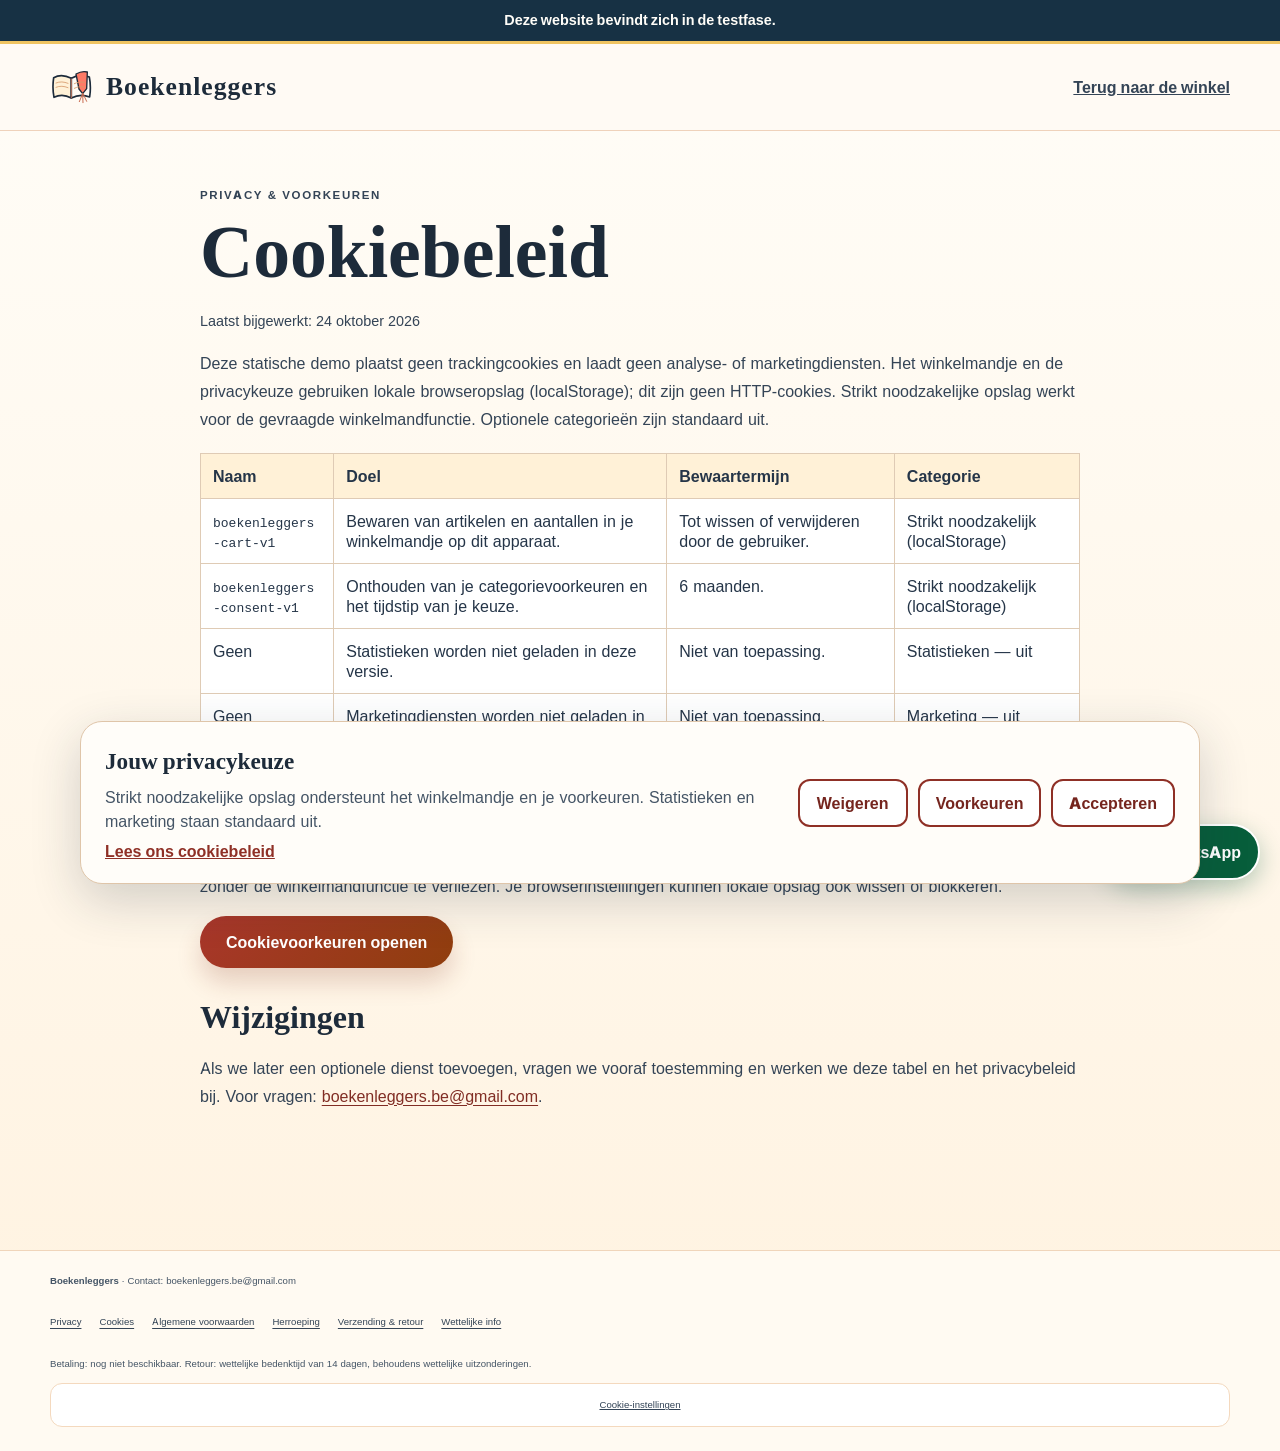
<file: cookies.html>
<!DOCTYPE html>
<html lang="nl-BE">
  <head>
    <meta charset="UTF-8" />
    <meta name="viewport" content="width=device-width, initial-scale=1.0" />
    <meta name="description" content="Cookiebeleid van Boekenleggers.be, met uitleg over lokale browseropslag en je privacyvoorkeuren." />
    <link rel="canonical" href="https://semracol.github.io/boekenleggers/cookies.html" />
    <meta property="og:type" content="website" />
    <meta property="og:title" content="Cookiebeleid | Boekenleggers.be" />
    <meta property="og:description" content="Bekijk welke opslag Boekenleggers.be gebruikt en beheer je voorkeuren." />
    <meta property="og:url" content="https://semracol.github.io/boekenleggers/cookies.html" />
    <link rel="icon" type="image/svg+xml" href="assets/favicon.svg" />
    <link rel="stylesheet" href="styles.css" />
    <link rel="stylesheet" href="legal.css" />
    <title>Cookiebeleid | Boekenleggers.be</title>
  </head>
  <body>
    <div class="site-test-notice" role="note">Deze website bevindt zich in de testfase.</div>
    <header class="topbar"><div class="container nav-wrap"><a class="brand" href="index.html"><img src="assets/logo-mark.svg" alt="" width="44" height="44" /><span>Boekenleggers</span></a><a class="legal-home-link" href="index.html">Terug naar de winkel</a></div></header>
    <main class="container legal-main">
      <p class="eyebrow">Privacy & voorkeuren</p>
      <h1>Cookiebeleid</h1>
      <p class="legal-updated">Laatst bijgewerkt: 24 oktober 2026</p>
      <p>Deze statische demo plaatst geen trackingcookies en laadt geen analyse- of marketingdiensten. Het winkelmandje en de privacykeuze gebruiken lokale browseropslag (localStorage); dit zijn geen HTTP-cookies. Strikt noodzakelijke opslag werkt voor de gevraagde winkelmandfunctie. Optionele categorieën zijn standaard uit.</p>
      <div class="table-scroll"><table><thead><tr><th>Naam</th><th>Doel</th><th>Bewaartermijn</th><th>Categorie</th></tr></thead><tbody>
        <tr><td><code>boekenleggers-cart-v1</code></td><td>Bewaren van artikelen en aantallen in je winkelmandje op dit apparaat.</td><td>Tot wissen of verwijderen door de gebruiker.</td><td>Strikt noodzakelijk (localStorage)</td></tr>
        <tr><td><code>boekenleggers-consent-v1</code></td><td>Onthouden van je categorievoorkeuren en het tijdstip van je keuze.</td><td>6 maanden.</td><td>Strikt noodzakelijk (localStorage)</td></tr>
        <tr><td>Geen</td><td>Statistieken worden niet geladen in deze versie.</td><td>Niet van toepassing.</td><td>Statistieken — uit</td></tr>
        <tr><td>Geen</td><td>Marketingdiensten worden niet geladen in deze versie.</td><td>Niet van toepassing.</td><td>Marketing — uit</td></tr>
      </tbody></table></div>
      <h2>Je keuze aanpassen</h2>
      <p>Gebruik de knop hieronder of de link “Cookie-instellingen” onderaan elke pagina. Je kunt optionele categorieën weigeren zonder de winkelmandfunctie te verliezen. Je browserinstellingen kunnen lokale opslag ook wissen of blokkeren.</p>
      <button class="button primary" type="button" data-open-cookie-settings>Cookievoorkeuren openen</button>
      <h2>Wijzigingen</h2>
      <p>Als we later een optionele dienst toevoegen, vragen we vooraf toestemming en werken we deze tabel en het privacybeleid bij. Voor vragen: <a href="mailto:boekenleggers.be@gmail.com">boekenleggers.be@gmail.com</a>.</p>
    </main>
    <a class="whatsapp-float" href="https://wa.me/32465758240?text=Hallo%2C%20ik%20heb%20een%20vraag%20over%20een%20boekenlegger." target="_blank" rel="noopener noreferrer" aria-label="Contacteer ons via WhatsApp op +32 465 75 82 40" title="Chat met ons via WhatsApp"><svg viewBox="0 0 32 32" aria-hidden="true" focusable="false"><path d="M16 3.2A12.4 12.4 0 0 0 5.3 22l-1.6 6 6.1-1.6A12.4 12.4 0 1 0 16 3.2Zm0 22.5c-1.9 0-3.8-.5-5.4-1.5l-.4-.2-3.6 1 1-3.5-.2-.4A10 10 0 1 1 16 25.7Zm5.5-7.5c-.3-.2-1.8-.9-2.1-1-.3-.1-.5-.2-.7.2-.2.3-.8 1-.9 1.2-.2.2-.3.2-.6.1-.3-.2-1.3-.5-2.5-1.6-.9-.8-1.5-1.8-1.7-2.1-.2-.3 0-.5.1-.6l.5-.6.3-.5c.1-.2 0-.4 0-.6l-.9-2.2c-.2-.6-.5-.5-.7-.5h-.6c-.2 0-.6.1-.9.4-.3.3-1.1 1-1.1 2.5s1.1 2.9 1.3 3.1c.2.2 2.1 3.2 5.1 4.5.7.3 1.2.5 1.6.6.7.2 1.3.2 1.8.1.6-.1 1.8-.7 2.1-1.4.3-.7.3-1.3.2-1.4-.1-.1-.3-.2-.6-.4Z"/></svg><span>WhatsApp</span></a>
    <footer class="site-footer"><div class="container legal-footer"><p><strong>Boekenleggers</strong> · Contact: <a href="mailto:boekenleggers.be@gmail.com">boekenleggers.be@gmail.com</a></p><nav class="legal-links" aria-label="Juridische informatie"><a href="privacy.html">Privacy</a><a href="cookies.html">Cookies</a><a href="voorwaarden.html">Algemene voorwaarden</a><a href="herroeping.html">Herroeping</a><a href="verzending-retour.html">Verzending & retour</a><a href="juridische-info.html">Wettelijke info</a></nav><p>Betaling: nog niet beschikbaar. Retour: wettelijke bedenktijd van 14 dagen, behoudens wettelijke uitzonderingen.</p><button class="footer-cookie-link" type="button" data-open-cookie-settings>Cookie-instellingen</button></div></footer>
    <section class="cookie-banner" id="cookieBanner" aria-labelledby="cookieTitle" hidden><div class="cookie-copy"><h2 id="cookieTitle">Jouw privacykeuze</h2><p>Strikt noodzakelijke opslag ondersteunt het winkelmandje en je voorkeuren. Statistieken en marketing staan standaard uit.</p><a href="cookies.html">Lees ons cookiebeleid</a></div><div class="cookie-actions"><button class="cookie-choice" type="button" data-cookie-reject>Weigeren</button><button class="cookie-choice" type="button" data-cookie-preferences>Voorkeuren</button><button class="cookie-choice" type="button" data-cookie-accept>Accepteren</button></div></section>
    <dialog class="cookie-dialog" id="cookiePreferences" aria-labelledby="cookiePreferencesTitle"><form method="dialog" class="cookie-dialog-content"><div class="cookie-dialog-heading"><h2 id="cookiePreferencesTitle">Cookievoorkeuren</h2><button class="icon-button" type="button" data-close-cookie aria-label="Voorkeuren sluiten">×</button></div><p>Strikt noodzakelijke opslag is altijd actief; optionele categorieën staan standaard uit.</p><label class="cookie-category"><span><strong>Strikt noodzakelijk</strong><small>Winkelmandje en voorkeuren</small></span><input type="checkbox" checked disabled /></label><label class="cookie-category"><span><strong>Statistieken</strong><small>Indien later ingeschakeld</small></span><input type="checkbox" id="statisticsConsent" /></label><label class="cookie-category"><span><strong>Marketing</strong><small>Indien later ingeschakeld</small></span><input type="checkbox" id="marketingConsent" /></label><div class="cookie-dialog-actions"><button class="cookie-choice" type="button" data-cookie-reject>Weigeren</button><button class="cookie-choice" type="button" data-cookie-save>Voorkeuren opslaan</button></div></form></dialog>
    <script src="consent.js"></script>
  </body>
</html>
</file>
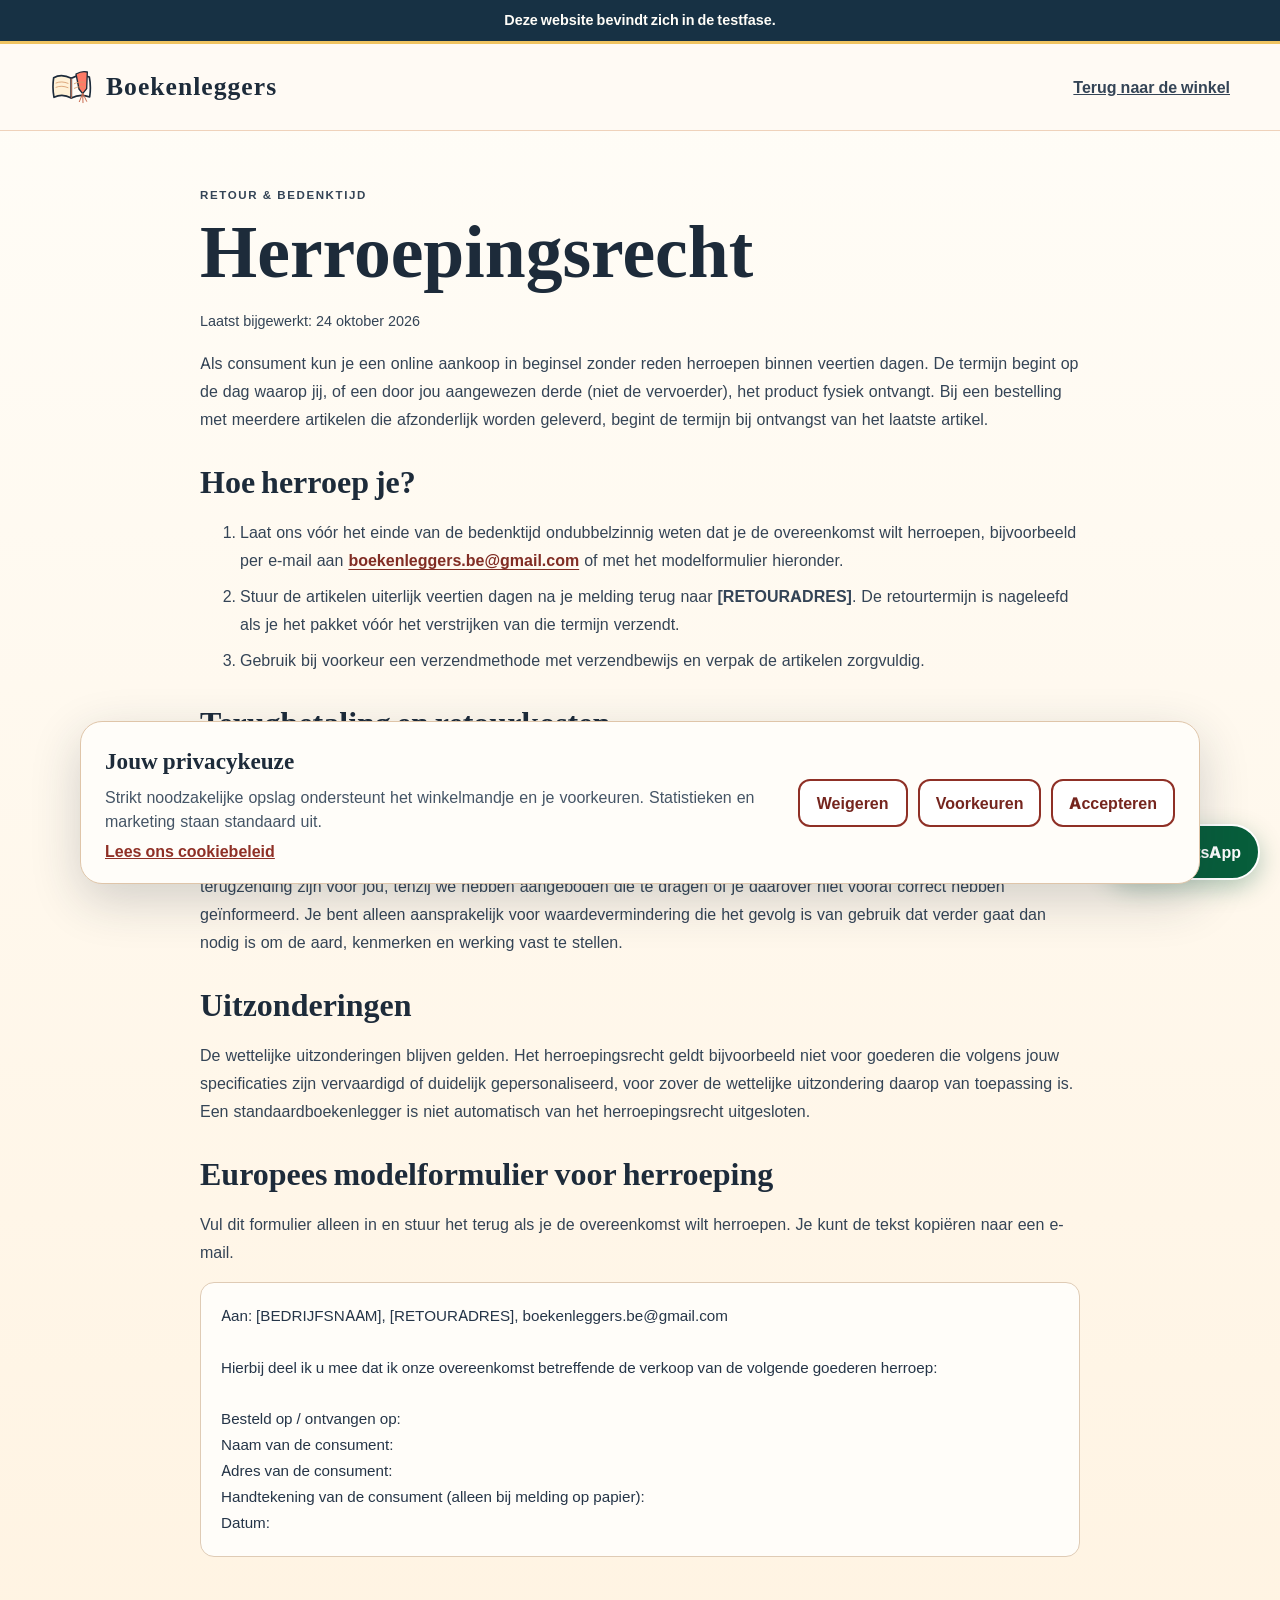
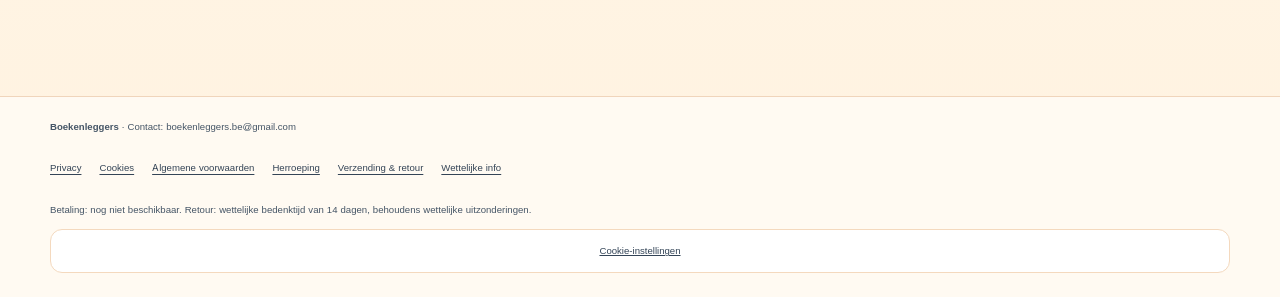
<file: herroeping.html>
<!DOCTYPE html>
<html lang="nl-BE">
  <head>
    <meta charset="UTF-8" />
    <meta name="viewport" content="width=device-width, initial-scale=1.0" />
    <meta name="description" content="Informatie over de wettelijke bedenktijd, retourprocedure en het Europese modelformulier voor herroeping." />
    <link rel="canonical" href="https://semracol.github.io/boekenleggers/herroeping.html" />
    <meta property="og:type" content="website" />
    <meta property="og:title" content="Herroepingsrecht | Boekenleggers.be" />
    <meta property="og:description" content="Zo maak je gebruik van je wettelijke herroepingsrecht." />
    <meta property="og:url" content="https://semracol.github.io/boekenleggers/herroeping.html" />
    <link rel="icon" type="image/svg+xml" href="assets/favicon.svg" />
    <link rel="stylesheet" href="styles.css" />
    <link rel="stylesheet" href="legal.css" />
    <title>Herroepingsrecht | Boekenleggers.be</title>
  </head>
  <body>
    <div class="site-test-notice" role="note">Deze website bevindt zich in de testfase.</div>
    <header class="topbar"><div class="container nav-wrap"><a class="brand" href="index.html"><img src="assets/logo-mark.svg" alt="" width="44" height="44" /><span>Boekenleggers</span></a><a class="legal-home-link" href="index.html">Terug naar de winkel</a></div></header>
    <main class="container legal-main">
      <p class="eyebrow">Retour & bedenktijd</p>
      <h1>Herroepingsrecht</h1>
      <p class="legal-updated">Laatst bijgewerkt: 24 oktober 2026</p>
      <p>Als consument kun je een online aankoop in beginsel zonder reden herroepen binnen veertien dagen. De termijn begint op de dag waarop jij, of een door jou aangewezen derde (niet de vervoerder), het product fysiek ontvangt. Bij een bestelling met meerdere artikelen die afzonderlijk worden geleverd, begint de termijn bij ontvangst van het laatste artikel.</p>

      <h2>Hoe herroep je?</h2>
      <ol>
        <li>Laat ons vóór het einde van de bedenktijd ondubbelzinnig weten dat je de overeenkomst wilt herroepen, bijvoorbeeld per e-mail aan <strong><a href="mailto:boekenleggers.be@gmail.com">boekenleggers.be@gmail.com</a></strong> of met het modelformulier hieronder.</li>
        <li>Stuur de artikelen uiterlijk veertien dagen na je melding terug naar <strong>[RETOURADRES]</strong>. De retourtermijn is nageleefd als je het pakket vóór het verstrijken van die termijn verzendt.</li>
        <li>Gebruik bij voorkeur een verzendmethode met verzendbewijs en verpak de artikelen zorgvuldig.</li>
      </ol>

      <h2>Terugbetaling en retourkosten</h2>
      <p>Na herroeping betalen we de ontvangen betalingen terug, inclusief de kosten van de goedkoopste aangeboden standaardlevering, uiterlijk binnen veertien dagen nadat we je herroepingsmelding hebben ontvangen. We mogen wachten tot we de goederen hebben teruggekregen of tot je bewijs van terugzending hebt geleverd, afhankelijk van wat eerst gebeurt. Extra kosten voor een duurdere gekozen levering worden niet terugbetaald. De rechtstreekse kosten van terugzending zijn voor jou, tenzij we hebben aangeboden die te dragen of je daarover niet vooraf correct hebben geïnformeerd. Je bent alleen aansprakelijk voor waardevermindering die het gevolg is van gebruik dat verder gaat dan nodig is om de aard, kenmerken en werking vast te stellen.</p>

      <h2>Uitzonderingen</h2>
      <p>De wettelijke uitzonderingen blijven gelden. Het herroepingsrecht geldt bijvoorbeeld niet voor goederen die volgens jouw specificaties zijn vervaardigd of duidelijk gepersonaliseerd, voor zover de wettelijke uitzondering daarop van toepassing is. Een standaardboekenlegger is niet automatisch van het herroepingsrecht uitgesloten.</p>

      <h2>Europees modelformulier voor herroeping</h2>
      <p>Vul dit formulier alleen in en stuur het terug als je de overeenkomst wilt herroepen. Je kunt de tekst kopiëren naar een e-mail.</p>
      <pre class="withdrawal-form">Aan: [BEDRIJFSNAAM], [RETOURADRES], boekenleggers.be@gmail.com

Hierbij deel ik u mee dat ik onze overeenkomst betreffende de verkoop van de volgende goederen herroep:

Besteld op / ontvangen op:
Naam van de consument:
Adres van de consument:
Handtekening van de consument (alleen bij melding op papier):
Datum:</pre>
    </main>
    <a class="whatsapp-float" href="https://wa.me/32465758240?text=Hallo%2C%20ik%20heb%20een%20vraag%20over%20een%20boekenlegger." target="_blank" rel="noopener noreferrer" aria-label="Contacteer ons via WhatsApp op +32 465 75 82 40" title="Chat met ons via WhatsApp"><svg viewBox="0 0 32 32" aria-hidden="true" focusable="false"><path d="M16 3.2A12.4 12.4 0 0 0 5.3 22l-1.6 6 6.1-1.6A12.4 12.4 0 1 0 16 3.2Zm0 22.5c-1.9 0-3.8-.5-5.4-1.5l-.4-.2-3.6 1 1-3.5-.2-.4A10 10 0 1 1 16 25.7Zm5.5-7.5c-.3-.2-1.8-.9-2.1-1-.3-.1-.5-.2-.7.2-.2.3-.8 1-.9 1.2-.2.2-.3.2-.6.1-.3-.2-1.3-.5-2.5-1.6-.9-.8-1.5-1.8-1.7-2.1-.2-.3 0-.5.1-.6l.5-.6.3-.5c.1-.2 0-.4 0-.6l-.9-2.2c-.2-.6-.5-.5-.7-.5h-.6c-.2 0-.6.1-.9.4-.3.3-1.1 1-1.1 2.5s1.1 2.9 1.3 3.1c.2.2 2.1 3.2 5.1 4.5.7.3 1.2.5 1.6.6.7.2 1.3.2 1.8.1.6-.1 1.8-.7 2.1-1.4.3-.7.3-1.3.2-1.4-.1-.1-.3-.2-.6-.4Z"/></svg><span>WhatsApp</span></a>
    <footer class="site-footer"><div class="container legal-footer"><p><strong>Boekenleggers</strong> · Contact: <a href="mailto:boekenleggers.be@gmail.com">boekenleggers.be@gmail.com</a></p><nav class="legal-links" aria-label="Juridische informatie"><a href="privacy.html">Privacy</a><a href="cookies.html">Cookies</a><a href="voorwaarden.html">Algemene voorwaarden</a><a href="herroeping.html">Herroeping</a><a href="verzending-retour.html">Verzending & retour</a><a href="juridische-info.html">Wettelijke info</a></nav><p>Betaling: nog niet beschikbaar. Retour: wettelijke bedenktijd van 14 dagen, behoudens wettelijke uitzonderingen.</p><button class="footer-cookie-link" type="button" data-open-cookie-settings>Cookie-instellingen</button></div></footer>
    <section class="cookie-banner" id="cookieBanner" aria-labelledby="cookieTitle" hidden><div class="cookie-copy"><h2 id="cookieTitle">Jouw privacykeuze</h2><p>Strikt noodzakelijke opslag ondersteunt het winkelmandje en je voorkeuren. Statistieken en marketing staan standaard uit.</p><a href="cookies.html">Lees ons cookiebeleid</a></div><div class="cookie-actions"><button class="cookie-choice" type="button" data-cookie-reject>Weigeren</button><button class="cookie-choice" type="button" data-cookie-preferences>Voorkeuren</button><button class="cookie-choice" type="button" data-cookie-accept>Accepteren</button></div></section>
    <dialog class="cookie-dialog" id="cookiePreferences" aria-labelledby="cookiePreferencesTitle"><form method="dialog" class="cookie-dialog-content"><div class="cookie-dialog-heading"><h2 id="cookiePreferencesTitle">Cookievoorkeuren</h2><button class="icon-button" type="button" data-close-cookie aria-label="Voorkeuren sluiten">×</button></div><p>Strikt noodzakelijke opslag is altijd actief; optionele categorieën staan standaard uit.</p><label class="cookie-category"><span><strong>Strikt noodzakelijk</strong><small>Winkelmandje en voorkeuren</small></span><input type="checkbox" checked disabled /></label><label class="cookie-category"><span><strong>Statistieken</strong><small>Indien later ingeschakeld</small></span><input type="checkbox" id="statisticsConsent" /></label><label class="cookie-category"><span><strong>Marketing</strong><small>Indien later ingeschakeld</small></span><input type="checkbox" id="marketingConsent" /></label><div class="cookie-dialog-actions"><button class="cookie-choice" type="button" data-cookie-reject>Weigeren</button><button class="cookie-choice" type="button" data-cookie-save>Voorkeuren opslaan</button></div></form></dialog>
    <script src="consent.js"></script>
  </body>
</html>
</file>
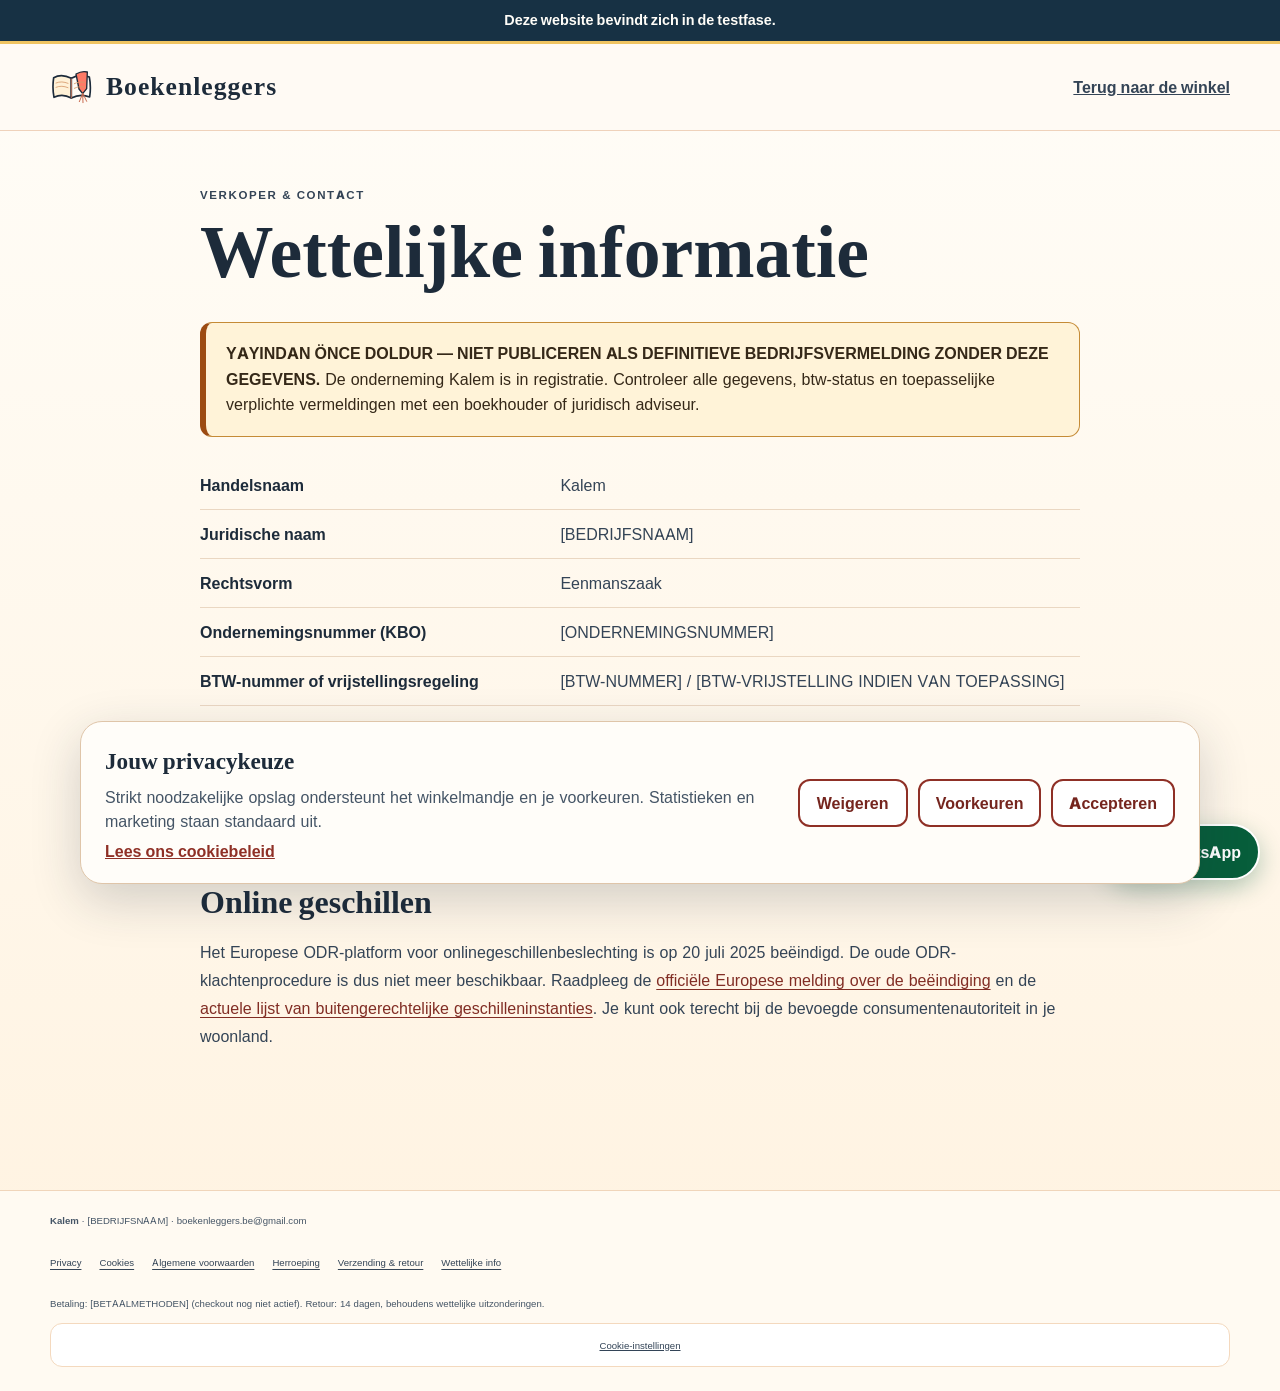
<file: juridische-info.html>
<!DOCTYPE html>
<!-- YAYINDAN ÖNCE DOLDUR: vervang alle placeholders hieronder door de officiële bedrijfsgegevens en controleer de btw-vermelding. -->
<html lang="nl-BE">
  <head>
    <meta charset="UTF-8" />
    <meta name="viewport" content="width=device-width, initial-scale=1.0" />
    <meta name="description" content="Wettelijke identificatiegegevens en contactinformatie van Boekenleggers.be." />
    <link rel="canonical" href="https://semracol.github.io/boekenleggers/juridische-info.html" />
    <meta property="og:type" content="website" />
    <meta property="og:title" content="Wettelijke informatie | Boekenleggers.be" />
    <meta property="og:description" content="Identificatie en contactgegevens van de verkoper." />
    <meta property="og:url" content="https://semracol.github.io/boekenleggers/juridische-info.html" />
    <link rel="icon" type="image/svg+xml" href="assets/favicon.svg" />
    <link rel="stylesheet" href="styles.css" />
    <link rel="stylesheet" href="legal.css" />
    <title>Wettelijke informatie | Boekenleggers.be</title>
  </head>
  <body>
    <div class="site-test-notice" role="note">Deze website bevindt zich in de testfase.</div>
    <header class="topbar"><div class="container nav-wrap"><a class="brand" href="index.html"><img src="assets/logo-mark.svg" alt="" width="44" height="44" /><span>Boekenleggers</span></a><a class="legal-home-link" href="index.html">Terug naar de winkel</a></div></header>
    <main class="container legal-main">
      <p class="eyebrow">Verkoper & contact</p>
      <h1>Wettelijke informatie</h1>
      <div class="legal-notice"><strong>YAYINDAN ÖNCE DOLDUR — NIET PUBLICEREN ALS DEFINITIEVE BEDRIJFSVERMELDING ZONDER DEZE GEGEVENS.</strong> De onderneming Kalem is in registratie. Controleer alle gegevens, btw-status en toepasselijke verplichte vermeldingen met een boekhouder of juridisch adviseur.</div>
      <dl class="company-details">
        <div><dt>Handelsnaam</dt><dd>Kalem</dd></div>
        <div><dt>Juridische naam</dt><dd>[BEDRIJFSNAAM]</dd></div>
        <div><dt>Rechtsvorm</dt><dd>Eenmanszaak</dd></div>
        <div><dt>Ondernemingsnummer (KBO)</dt><dd>[ONDERNEMINGSNUMMER]</dd></div>
        <div><dt>BTW-nummer of vrijstellingsregeling</dt><dd>[BTW-NUMMER] / [BTW-VRIJSTELLING INDIEN VAN TOEPASSING]</dd></div>
        <div><dt>Vestigingsadres</dt><dd>[ADRES]</dd></div>
        <div><dt>E-mail</dt><dd><a href="mailto:boekenleggers.be@gmail.com">boekenleggers.be@gmail.com</a></dd></div>
        <div><dt>Telefoon</dt><dd>[TELEFOON]</dd></div>
      </dl>
      <h2>Online geschillen</h2>
      <p>Het Europese ODR-platform voor onlinegeschillenbeslechting is op 20 juli 2025 beëindigd. De oude ODR-klachtenprocedure is dus niet meer beschikbaar. Raadpleeg de <a href="https://consumer-redress.ec.europa.eu/site-relocation_en">officiële Europese melding over de beëindiging</a> en de <a href="https://consumer-redress.ec.europa.eu/dispute-resolution-bodies">actuele lijst van buitengerechtelijke geschilleninstanties</a>. Je kunt ook terecht bij de bevoegde consumentenautoriteit in je woonland.</p>
    </main>
    <a class="whatsapp-float" href="https://wa.me/32465758240?text=Hallo%2C%20ik%20heb%20een%20vraag%20over%20een%20boekenlegger." target="_blank" rel="noopener noreferrer" aria-label="Contacteer ons via WhatsApp op +32 465 75 82 40" title="Chat met ons via WhatsApp"><svg viewBox="0 0 32 32" aria-hidden="true" focusable="false"><path d="M16 3.2A12.4 12.4 0 0 0 5.3 22l-1.6 6 6.1-1.6A12.4 12.4 0 1 0 16 3.2Zm0 22.5c-1.9 0-3.8-.5-5.4-1.5l-.4-.2-3.6 1 1-3.5-.2-.4A10 10 0 1 1 16 25.7Zm5.5-7.5c-.3-.2-1.8-.9-2.1-1-.3-.1-.5-.2-.7.2-.2.3-.8 1-.9 1.2-.2.2-.3.2-.6.1-.3-.2-1.3-.5-2.5-1.6-.9-.8-1.5-1.8-1.7-2.1-.2-.3 0-.5.1-.6l.5-.6.3-.5c.1-.2 0-.4 0-.6l-.9-2.2c-.2-.6-.5-.5-.7-.5h-.6c-.2 0-.6.1-.9.4-.3.3-1.1 1-1.1 2.5s1.1 2.9 1.3 3.1c.2.2 2.1 3.2 5.1 4.5.7.3 1.2.5 1.6.6.7.2 1.3.2 1.8.1.6-.1 1.8-.7 2.1-1.4.3-.7.3-1.3.2-1.4-.1-.1-.3-.2-.6-.4Z"/></svg><span>WhatsApp</span></a>
    <footer class="site-footer"><div class="container legal-footer"><p><strong>Kalem</strong> · [BEDRIJFSNAAM] · <a href="mailto:boekenleggers.be@gmail.com">boekenleggers.be@gmail.com</a></p><nav class="legal-links" aria-label="Juridische informatie"><a href="privacy.html">Privacy</a><a href="cookies.html">Cookies</a><a href="voorwaarden.html">Algemene voorwaarden</a><a href="herroeping.html">Herroeping</a><a href="verzending-retour.html">Verzending & retour</a><a href="juridische-info.html">Wettelijke info</a></nav><p>Betaling: [BETAALMETHODEN] (checkout nog niet actief). Retour: 14 dagen, behoudens wettelijke uitzonderingen.</p><button class="footer-cookie-link" type="button" data-open-cookie-settings>Cookie-instellingen</button></div></footer>
    <section class="cookie-banner" id="cookieBanner" aria-labelledby="cookieTitle" hidden><div class="cookie-copy"><h2 id="cookieTitle">Jouw privacykeuze</h2><p>Strikt noodzakelijke opslag ondersteunt het winkelmandje en je voorkeuren. Statistieken en marketing staan standaard uit.</p><a href="cookies.html">Lees ons cookiebeleid</a></div><div class="cookie-actions"><button class="cookie-choice" type="button" data-cookie-reject>Weigeren</button><button class="cookie-choice" type="button" data-cookie-preferences>Voorkeuren</button><button class="cookie-choice" type="button" data-cookie-accept>Accepteren</button></div></section>
    <dialog class="cookie-dialog" id="cookiePreferences" aria-labelledby="cookiePreferencesTitle"><form method="dialog" class="cookie-dialog-content"><div class="cookie-dialog-heading"><h2 id="cookiePreferencesTitle">Cookievoorkeuren</h2><button class="icon-button" type="button" data-close-cookie aria-label="Voorkeuren sluiten">×</button></div><p>Strikt noodzakelijke opslag is altijd actief; optionele categorieën staan standaard uit.</p><label class="cookie-category"><span><strong>Strikt noodzakelijk</strong><small>Winkelmandje en voorkeuren</small></span><input type="checkbox" checked disabled /></label><label class="cookie-category"><span><strong>Statistieken</strong><small>Indien later ingeschakeld</small></span><input type="checkbox" id="statisticsConsent" /></label><label class="cookie-category"><span><strong>Marketing</strong><small>Indien later ingeschakeld</small></span><input type="checkbox" id="marketingConsent" /></label><div class="cookie-dialog-actions"><button class="cookie-choice" type="button" data-cookie-reject>Weigeren</button><button class="cookie-choice" type="button" data-cookie-save>Voorkeuren opslaan</button></div></form></dialog>
    <script src="consent.js"></script>
  </body>
</html>
</file>
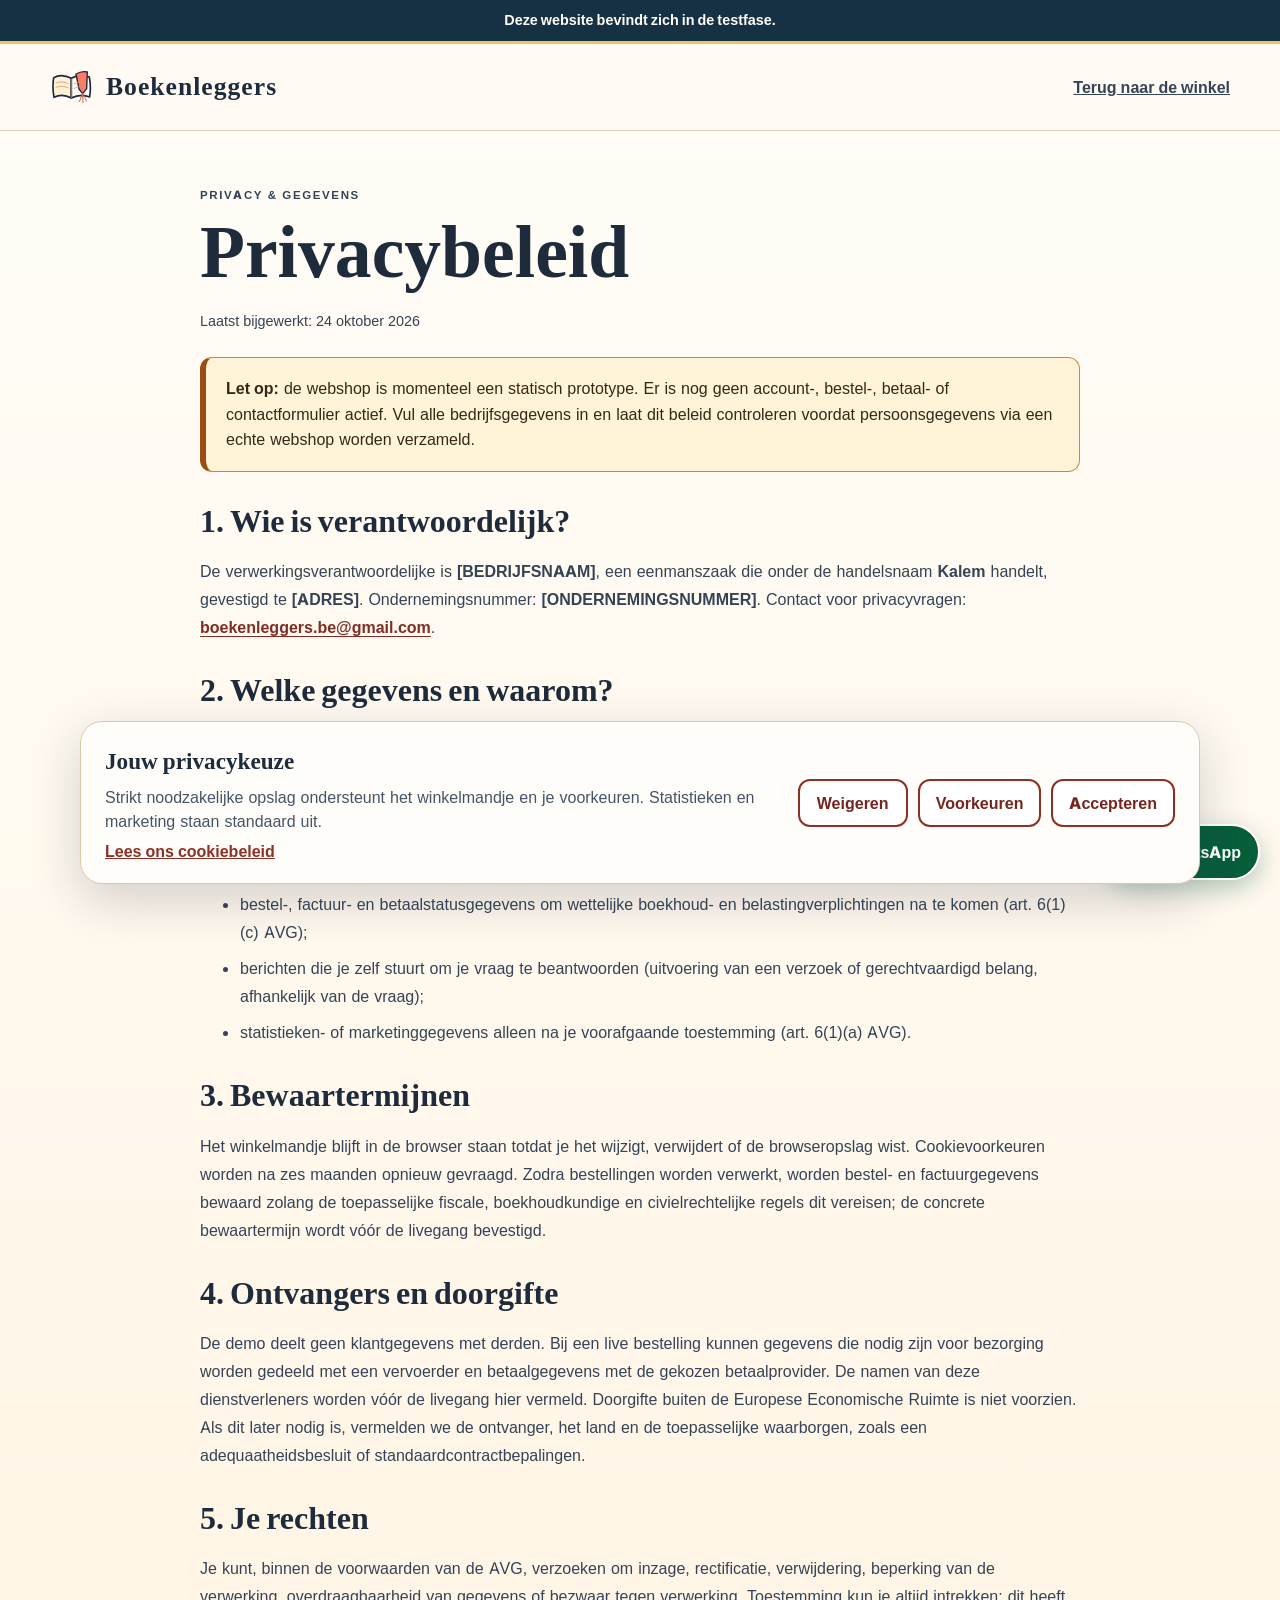
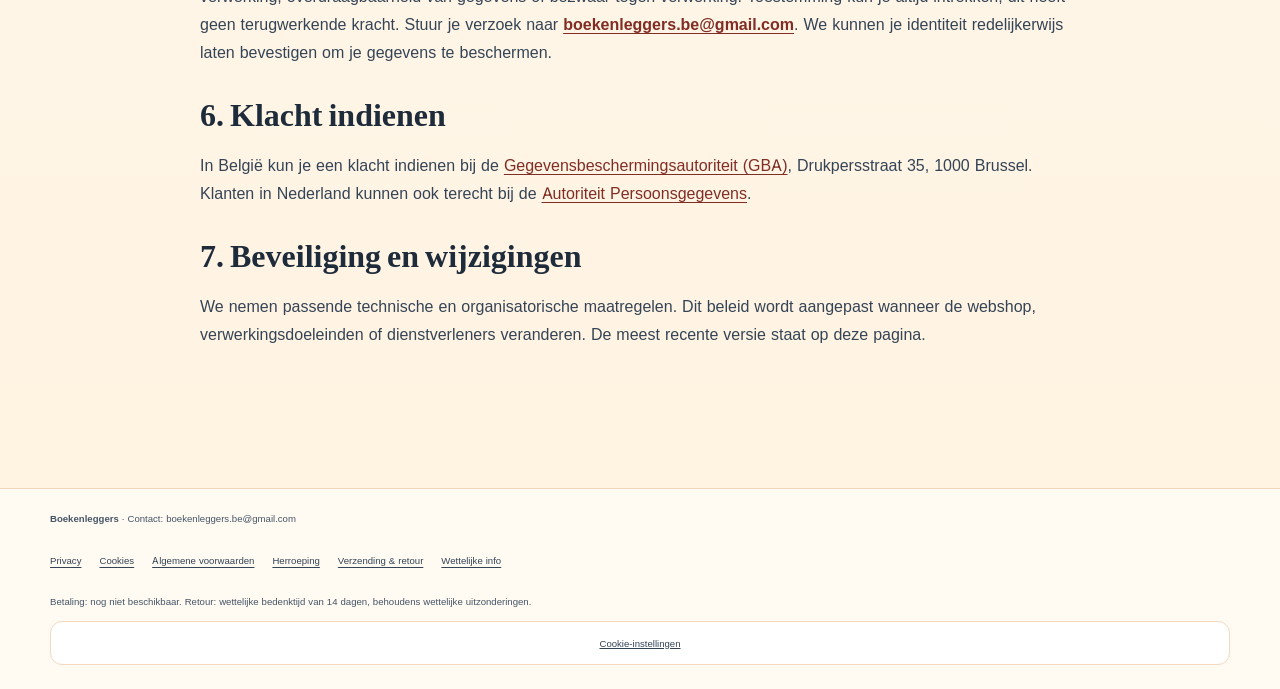
<file: privacy.html>
<!DOCTYPE html>
<html lang="nl-BE">
  <head>
    <meta charset="UTF-8" />
    <meta name="viewport" content="width=device-width, initial-scale=1.0" />
    <meta name="description" content="Privacybeleid van Boekenleggers.be: hoe persoonsgegevens worden verwerkt en welke rechten je hebt." />
    <link rel="canonical" href="https://semracol.github.io/boekenleggers/privacy.html" />
    <meta property="og:type" content="website" />
    <meta property="og:title" content="Privacybeleid | Boekenleggers.be" />
    <meta property="og:description" content="Lees hoe Boekenleggers.be persoonsgegevens verwerkt en beschermt." />
    <meta property="og:url" content="https://semracol.github.io/boekenleggers/privacy.html" />
    <link rel="icon" type="image/svg+xml" href="assets/favicon.svg" />
    <link rel="stylesheet" href="styles.css" />
    <link rel="stylesheet" href="legal.css" />
    <title>Privacybeleid | Boekenleggers.be</title>
  </head>
  <body>
    <div class="site-test-notice" role="note">Deze website bevindt zich in de testfase.</div>
    <header class="topbar"><div class="container nav-wrap"><a class="brand" href="index.html"><img src="assets/logo-mark.svg" alt="" width="44" height="44" /><span>Boekenleggers</span></a><a class="legal-home-link" href="index.html">Terug naar de winkel</a></div></header>
    <main class="container legal-main">
      <p class="eyebrow">Privacy & gegevens</p>
      <h1>Privacybeleid</h1>
      <p class="legal-updated">Laatst bijgewerkt: 24 oktober 2026</p>
      <div class="legal-notice"><strong>Let op:</strong> de webshop is momenteel een statisch prototype. Er is nog geen account-, bestel-, betaal- of contactformulier actief. Vul alle bedrijfsgegevens in en laat dit beleid controleren voordat persoonsgegevens via een echte webshop worden verzameld.</div>

      <h2>1. Wie is verantwoordelijk?</h2>
      <p>De verwerkingsverantwoordelijke is <strong>[BEDRIJFSNAAM]</strong>, een eenmanszaak die onder de handelsnaam <strong>Kalem</strong> handelt, gevestigd te <strong>[ADRES]</strong>. Ondernemingsnummer: <strong>[ONDERNEMINGSNUMMER]</strong>. Contact voor privacyvragen: <strong><a href="mailto:boekenleggers.be@gmail.com">boekenleggers.be@gmail.com</a></strong>.</p>

      <h2>2. Welke gegevens en waarom?</h2>
      <p>De huidige demo vraagt geen persoonsgegevens. Het winkelmandje wordt uitsluitend in de lokale browseropslag van je apparaat bewaard. Cookievoorkeuren worden eveneens lokaal opgeslagen. Als online bestellen wordt geactiveerd, kunnen de volgende gegevens nodig zijn:</p>
      <ul>
        <li>naam, aflever- en eventueel factuuradres en e-mailadres om de overeenkomst uit te voeren en de bestelling te bezorgen (art. 6(1)(b) AVG);</li>
        <li>bestel-, factuur- en betaalstatusgegevens om wettelijke boekhoud- en belastingverplichtingen na te komen (art. 6(1)(c) AVG);</li>
        <li>berichten die je zelf stuurt om je vraag te beantwoorden (uitvoering van een verzoek of gerechtvaardigd belang, afhankelijk van de vraag);</li>
        <li>statistieken- of marketinggegevens alleen na je voorafgaande toestemming (art. 6(1)(a) AVG).</li>
      </ul>

      <h2>3. Bewaartermijnen</h2>
      <p>Het winkelmandje blijft in de browser staan totdat je het wijzigt, verwijdert of de browseropslag wist. Cookievoorkeuren worden na zes maanden opnieuw gevraagd. Zodra bestellingen worden verwerkt, worden bestel- en factuurgegevens bewaard zolang de toepasselijke fiscale, boekhoudkundige en civielrechtelijke regels dit vereisen; de concrete bewaartermijn wordt vóór de livegang bevestigd.</p>

      <h2>4. Ontvangers en doorgifte</h2>
      <p>De demo deelt geen klantgegevens met derden. Bij een live bestelling kunnen gegevens die nodig zijn voor bezorging worden gedeeld met een vervoerder en betaalgegevens met de gekozen betaalprovider. De namen van deze dienstverleners worden vóór de livegang hier vermeld. Doorgifte buiten de Europese Economische Ruimte is niet voorzien. Als dit later nodig is, vermelden we de ontvanger, het land en de toepasselijke waarborgen, zoals een adequaatheidsbesluit of standaardcontractbepalingen.</p>

      <h2>5. Je rechten</h2>
      <p>Je kunt, binnen de voorwaarden van de AVG, verzoeken om inzage, rectificatie, verwijdering, beperking van de verwerking, overdraagbaarheid van gegevens of bezwaar tegen verwerking. Toestemming kun je altijd intrekken; dit heeft geen terugwerkende kracht. Stuur je verzoek naar <strong><a href="mailto:boekenleggers.be@gmail.com">boekenleggers.be@gmail.com</a></strong>. We kunnen je identiteit redelijkerwijs laten bevestigen om je gegevens te beschermen.</p>

      <h2>6. Klacht indienen</h2>
      <p>In België kun je een klacht indienen bij de <a href="https://www.gegevensbeschermingsautoriteit.be/">Gegevensbeschermingsautoriteit (GBA)</a>, Drukpersstraat 35, 1000 Brussel. Klanten in Nederland kunnen ook terecht bij de <a href="https://autoriteitpersoonsgegevens.nl/">Autoriteit Persoonsgegevens</a>.</p>

      <h2>7. Beveiliging en wijzigingen</h2>
      <p>We nemen passende technische en organisatorische maatregelen. Dit beleid wordt aangepast wanneer de webshop, verwerkingsdoeleinden of dienstverleners veranderen. De meest recente versie staat op deze pagina.</p>
    </main>
    <a class="whatsapp-float" href="https://wa.me/32465758240?text=Hallo%2C%20ik%20heb%20een%20vraag%20over%20een%20boekenlegger." target="_blank" rel="noopener noreferrer" aria-label="Contacteer ons via WhatsApp op +32 465 75 82 40" title="Chat met ons via WhatsApp"><svg viewBox="0 0 32 32" aria-hidden="true" focusable="false"><path d="M16 3.2A12.4 12.4 0 0 0 5.3 22l-1.6 6 6.1-1.6A12.4 12.4 0 1 0 16 3.2Zm0 22.5c-1.9 0-3.8-.5-5.4-1.5l-.4-.2-3.6 1 1-3.5-.2-.4A10 10 0 1 1 16 25.7Zm5.5-7.5c-.3-.2-1.8-.9-2.1-1-.3-.1-.5-.2-.7.2-.2.3-.8 1-.9 1.2-.2.2-.3.2-.6.1-.3-.2-1.3-.5-2.5-1.6-.9-.8-1.5-1.8-1.7-2.1-.2-.3 0-.5.1-.6l.5-.6.3-.5c.1-.2 0-.4 0-.6l-.9-2.2c-.2-.6-.5-.5-.7-.5h-.6c-.2 0-.6.1-.9.4-.3.3-1.1 1-1.1 2.5s1.1 2.9 1.3 3.1c.2.2 2.1 3.2 5.1 4.5.7.3 1.2.5 1.6.6.7.2 1.3.2 1.8.1.6-.1 1.8-.7 2.1-1.4.3-.7.3-1.3.2-1.4-.1-.1-.3-.2-.6-.4Z"/></svg><span>WhatsApp</span></a>
    <footer class="site-footer"><div class="container legal-footer">
      <p><strong>Boekenleggers</strong> · Contact: <a href="mailto:boekenleggers.be@gmail.com">boekenleggers.be@gmail.com</a></p>
      <nav class="legal-links" aria-label="Juridische informatie"><a href="privacy.html">Privacy</a><a href="cookies.html">Cookies</a><a href="voorwaarden.html">Algemene voorwaarden</a><a href="herroeping.html">Herroeping</a><a href="verzending-retour.html">Verzending & retour</a><a href="juridische-info.html">Wettelijke info</a></nav>
      <p>Betaling: nog niet beschikbaar. Retour: wettelijke bedenktijd van 14 dagen, behoudens wettelijke uitzonderingen.</p>
      <button class="footer-cookie-link" type="button" data-open-cookie-settings>Cookie-instellingen</button>
    </div></footer>
    <section class="cookie-banner" id="cookieBanner" aria-labelledby="cookieTitle" hidden><div class="cookie-copy"><h2 id="cookieTitle">Jouw privacykeuze</h2><p>Strikt noodzakelijke opslag ondersteunt het winkelmandje en je voorkeuren. Statistieken en marketing staan standaard uit.</p><a href="cookies.html">Lees ons cookiebeleid</a></div><div class="cookie-actions"><button class="cookie-choice" type="button" data-cookie-reject>Weigeren</button><button class="cookie-choice" type="button" data-cookie-preferences>Voorkeuren</button><button class="cookie-choice" type="button" data-cookie-accept>Accepteren</button></div></section>
    <dialog class="cookie-dialog" id="cookiePreferences" aria-labelledby="cookiePreferencesTitle"><form method="dialog" class="cookie-dialog-content"><div class="cookie-dialog-heading"><h2 id="cookiePreferencesTitle">Cookievoorkeuren</h2><button class="icon-button" type="button" data-close-cookie aria-label="Voorkeuren sluiten">×</button></div><p>Strikt noodzakelijke opslag is altijd actief; optionele categorieën staan standaard uit.</p><label class="cookie-category"><span><strong>Strikt noodzakelijk</strong><small>Winkelmandje en voorkeuren</small></span><input type="checkbox" checked disabled /></label><label class="cookie-category"><span><strong>Statistieken</strong><small>Indien later ingeschakeld</small></span><input type="checkbox" id="statisticsConsent" /></label><label class="cookie-category"><span><strong>Marketing</strong><small>Indien later ingeschakeld</small></span><input type="checkbox" id="marketingConsent" /></label><div class="cookie-dialog-actions"><button class="cookie-choice" type="button" data-cookie-reject>Weigeren</button><button class="cookie-choice" type="button" data-cookie-save>Voorkeuren opslaan</button></div></form></dialog>
    <script src="consent.js"></script>
  </body>
</html>
</file>
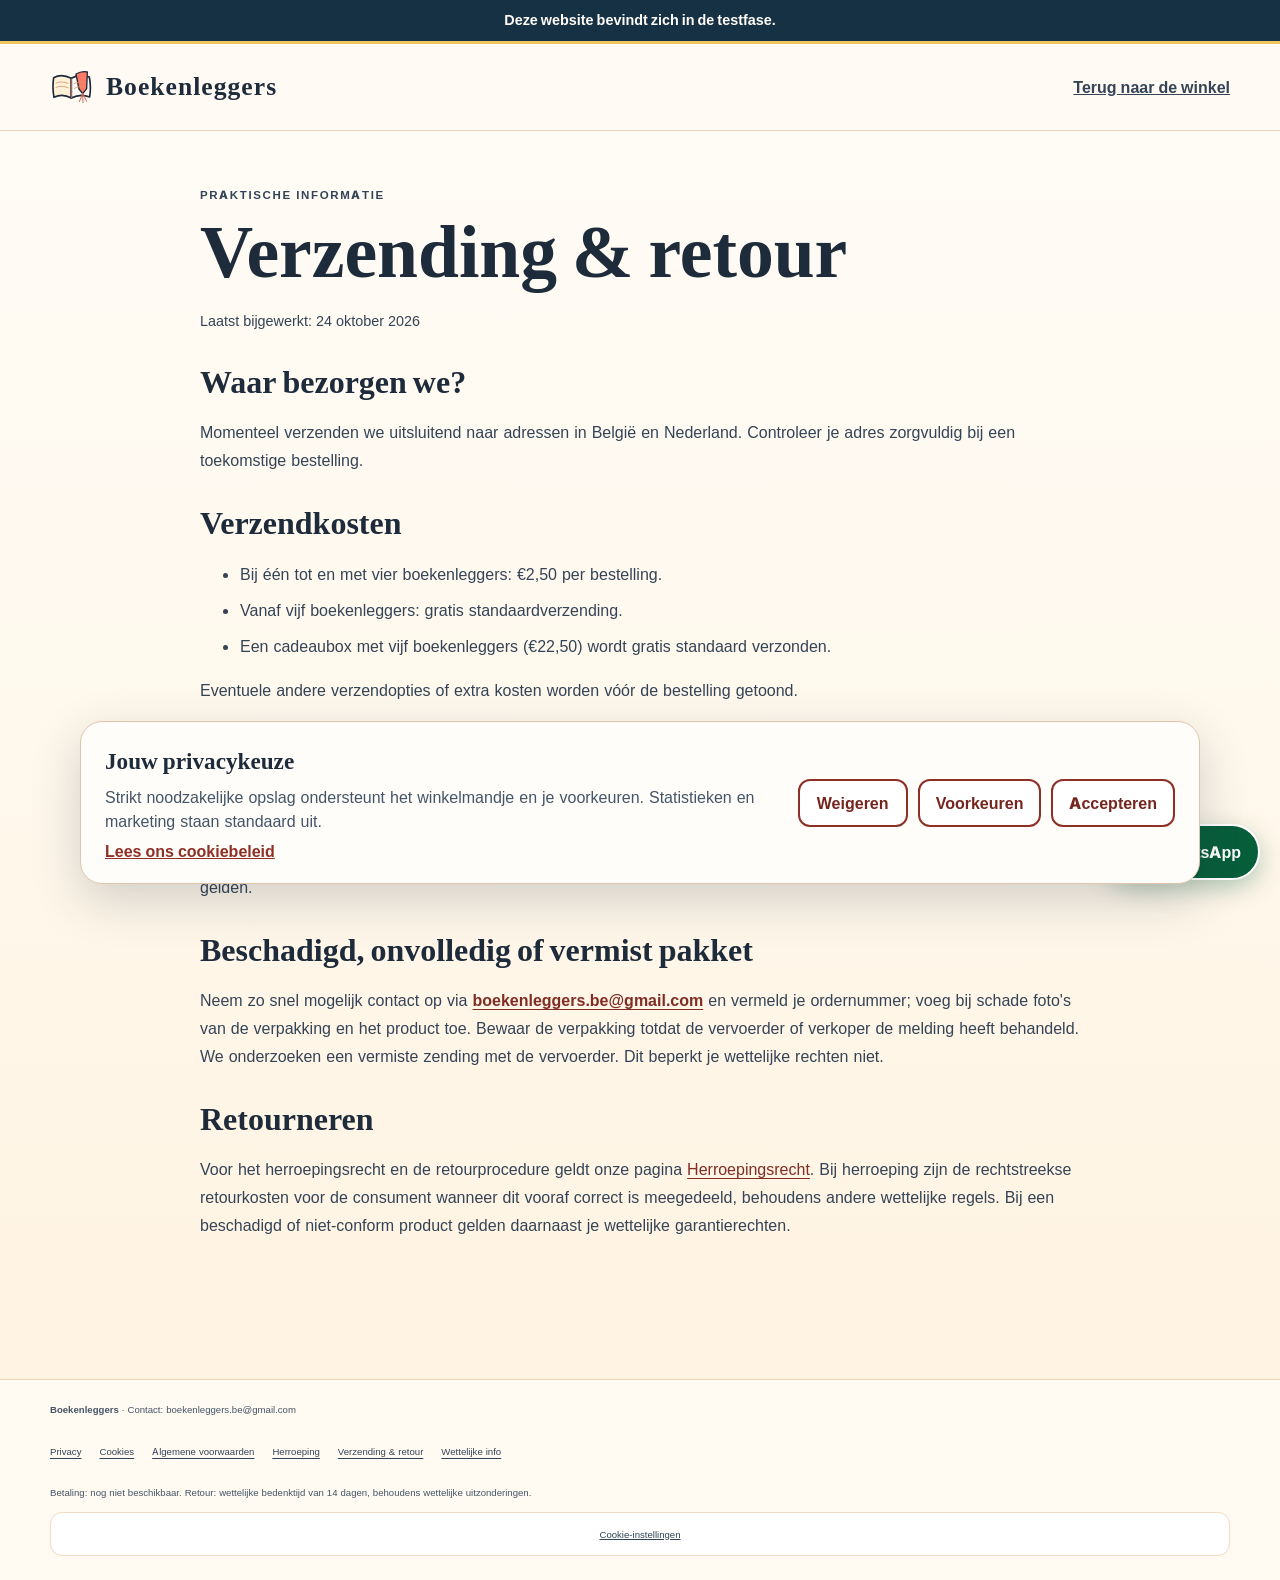
<file: verzending-retour.html>
<!DOCTYPE html>
<html lang="nl-BE">
  <head>
    <meta charset="UTF-8" />
    <meta name="viewport" content="width=device-width, initial-scale=1.0" />
    <meta name="description" content="Verzendinformatie, levertermijnen en hulp bij beschadigde of vermiste pakketten van Boekenleggers.be." />
    <link rel="canonical" href="https://semracol.github.io/boekenleggers/verzending-retour.html" />
    <meta property="og:type" content="website" />
    <meta property="og:title" content="Verzending & retour | Boekenleggers.be" />
    <meta property="og:description" content="Lees over verzendkosten, levering en retouren." />
    <meta property="og:url" content="https://semracol.github.io/boekenleggers/verzending-retour.html" />
    <link rel="icon" type="image/svg+xml" href="assets/favicon.svg" />
    <link rel="stylesheet" href="styles.css" />
    <link rel="stylesheet" href="legal.css" />
    <title>Verzending & retour | Boekenleggers.be</title>
  </head>
  <body>
    <div class="site-test-notice" role="note">Deze website bevindt zich in de testfase.</div>
    <header class="topbar"><div class="container nav-wrap"><a class="brand" href="index.html"><img src="assets/logo-mark.svg" alt="" width="44" height="44" /><span>Boekenleggers</span></a><a class="legal-home-link" href="index.html">Terug naar de winkel</a></div></header>
    <main class="container legal-main">
      <p class="eyebrow">Praktische informatie</p>
      <h1>Verzending & retour</h1>
      <p class="legal-updated">Laatst bijgewerkt: 24 oktober 2026</p>

      <h2>Waar bezorgen we?</h2>
      <p>Momenteel verzenden we uitsluitend naar adressen in België en Nederland. Controleer je adres zorgvuldig bij een toekomstige bestelling.</p>

      <h2>Verzendkosten</h2>
      <ul>
        <li>Bij één tot en met vier boekenleggers: €2,50 per bestelling.</li>
        <li>Vanaf vijf boekenleggers: gratis standaardverzending.</li>
        <li>Een cadeaubox met vijf boekenleggers (€22,50) wordt gratis standaard verzonden.</li>
      </ul>
      <p>Eventuele andere verzendopties of extra kosten worden vóór de bestelling getoond.</p>

      <h2>Verwerking, levertijd en tracking</h2>
      <p>De concrete verwerkingstijd en verwachte levertijd zijn nog niet vastgesteld en moeten vóór de livegang worden gepubliceerd als <strong>[VERWERKINGSTERMIJN]</strong> en <strong>[LEVERTERMIJN PER LAND]</strong>. We sturen een trackingcode als de gekozen vervoerder die voor de zending aanbiedt. De wettelijke uiterste leveringstermijn en je rechten bij vertraging blijven gelden.</p>

      <h2>Beschadigd, onvolledig of vermist pakket</h2>
      <p>Neem zo snel mogelijk contact op via <strong><a href="mailto:boekenleggers.be@gmail.com">boekenleggers.be@gmail.com</a></strong> en vermeld je ordernummer; voeg bij schade foto's van de verpakking en het product toe. Bewaar de verpakking totdat de vervoerder of verkoper de melding heeft behandeld. We onderzoeken een vermiste zending met de vervoerder. Dit beperkt je wettelijke rechten niet.</p>

      <h2>Retourneren</h2>
      <p>Voor het herroepingsrecht en de retourprocedure geldt onze pagina <a href="herroeping.html">Herroepingsrecht</a>. Bij herroeping zijn de rechtstreekse retourkosten voor de consument wanneer dit vooraf correct is meegedeeld, behoudens andere wettelijke regels. Bij een beschadigd of niet-conform product gelden daarnaast je wettelijke garantierechten.</p>
    </main>
    <a class="whatsapp-float" href="https://wa.me/32465758240?text=Hallo%2C%20ik%20heb%20een%20vraag%20over%20een%20boekenlegger." target="_blank" rel="noopener noreferrer" aria-label="Contacteer ons via WhatsApp op +32 465 75 82 40" title="Chat met ons via WhatsApp"><svg viewBox="0 0 32 32" aria-hidden="true" focusable="false"><path d="M16 3.2A12.4 12.4 0 0 0 5.3 22l-1.6 6 6.1-1.6A12.4 12.4 0 1 0 16 3.2Zm0 22.5c-1.9 0-3.8-.5-5.4-1.5l-.4-.2-3.6 1 1-3.5-.2-.4A10 10 0 1 1 16 25.7Zm5.5-7.5c-.3-.2-1.8-.9-2.1-1-.3-.1-.5-.2-.7.2-.2.3-.8 1-.9 1.2-.2.2-.3.2-.6.1-.3-.2-1.3-.5-2.5-1.6-.9-.8-1.5-1.8-1.7-2.1-.2-.3 0-.5.1-.6l.5-.6.3-.5c.1-.2 0-.4 0-.6l-.9-2.2c-.2-.6-.5-.5-.7-.5h-.6c-.2 0-.6.1-.9.4-.3.3-1.1 1-1.1 2.5s1.1 2.9 1.3 3.1c.2.2 2.1 3.2 5.1 4.5.7.3 1.2.5 1.6.6.7.2 1.3.2 1.8.1.6-.1 1.8-.7 2.1-1.4.3-.7.3-1.3.2-1.4-.1-.1-.3-.2-.6-.4Z"/></svg><span>WhatsApp</span></a>
    <footer class="site-footer"><div class="container legal-footer"><p><strong>Boekenleggers</strong> · Contact: <a href="mailto:boekenleggers.be@gmail.com">boekenleggers.be@gmail.com</a></p><nav class="legal-links" aria-label="Juridische informatie"><a href="privacy.html">Privacy</a><a href="cookies.html">Cookies</a><a href="voorwaarden.html">Algemene voorwaarden</a><a href="herroeping.html">Herroeping</a><a href="verzending-retour.html">Verzending & retour</a><a href="juridische-info.html">Wettelijke info</a></nav><p>Betaling: nog niet beschikbaar. Retour: wettelijke bedenktijd van 14 dagen, behoudens wettelijke uitzonderingen.</p><button class="footer-cookie-link" type="button" data-open-cookie-settings>Cookie-instellingen</button></div></footer>
    <section class="cookie-banner" id="cookieBanner" aria-labelledby="cookieTitle" hidden><div class="cookie-copy"><h2 id="cookieTitle">Jouw privacykeuze</h2><p>Strikt noodzakelijke opslag ondersteunt het winkelmandje en je voorkeuren. Statistieken en marketing staan standaard uit.</p><a href="cookies.html">Lees ons cookiebeleid</a></div><div class="cookie-actions"><button class="cookie-choice" type="button" data-cookie-reject>Weigeren</button><button class="cookie-choice" type="button" data-cookie-preferences>Voorkeuren</button><button class="cookie-choice" type="button" data-cookie-accept>Accepteren</button></div></section>
    <dialog class="cookie-dialog" id="cookiePreferences" aria-labelledby="cookiePreferencesTitle"><form method="dialog" class="cookie-dialog-content"><div class="cookie-dialog-heading"><h2 id="cookiePreferencesTitle">Cookievoorkeuren</h2><button class="icon-button" type="button" data-close-cookie aria-label="Voorkeuren sluiten">×</button></div><p>Strikt noodzakelijke opslag is altijd actief; optionele categorieën staan standaard uit.</p><label class="cookie-category"><span><strong>Strikt noodzakelijk</strong><small>Winkelmandje en voorkeuren</small></span><input type="checkbox" checked disabled /></label><label class="cookie-category"><span><strong>Statistieken</strong><small>Indien later ingeschakeld</small></span><input type="checkbox" id="statisticsConsent" /></label><label class="cookie-category"><span><strong>Marketing</strong><small>Indien later ingeschakeld</small></span><input type="checkbox" id="marketingConsent" /></label><div class="cookie-dialog-actions"><button class="cookie-choice" type="button" data-cookie-reject>Weigeren</button><button class="cookie-choice" type="button" data-cookie-save>Voorkeuren opslaan</button></div></form></dialog>
    <script src="consent.js"></script>
  </body>
</html>
</file>
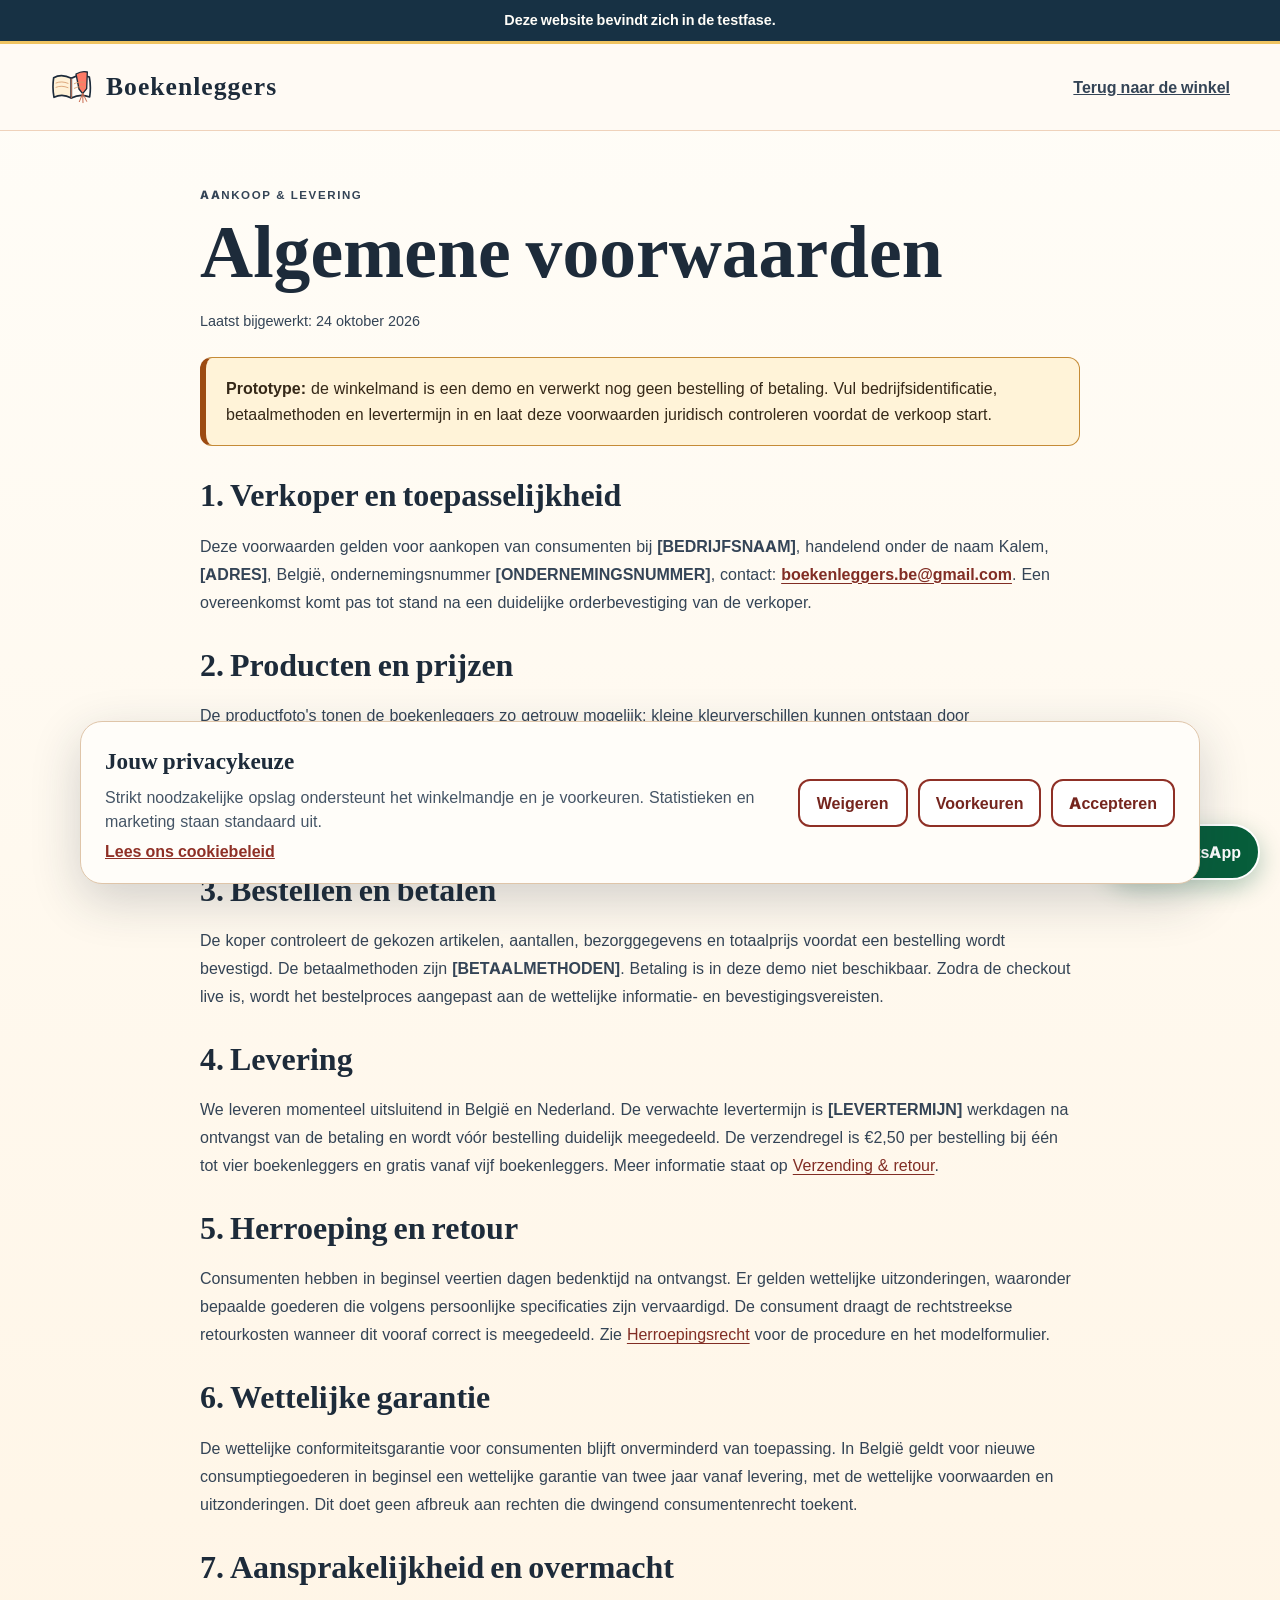
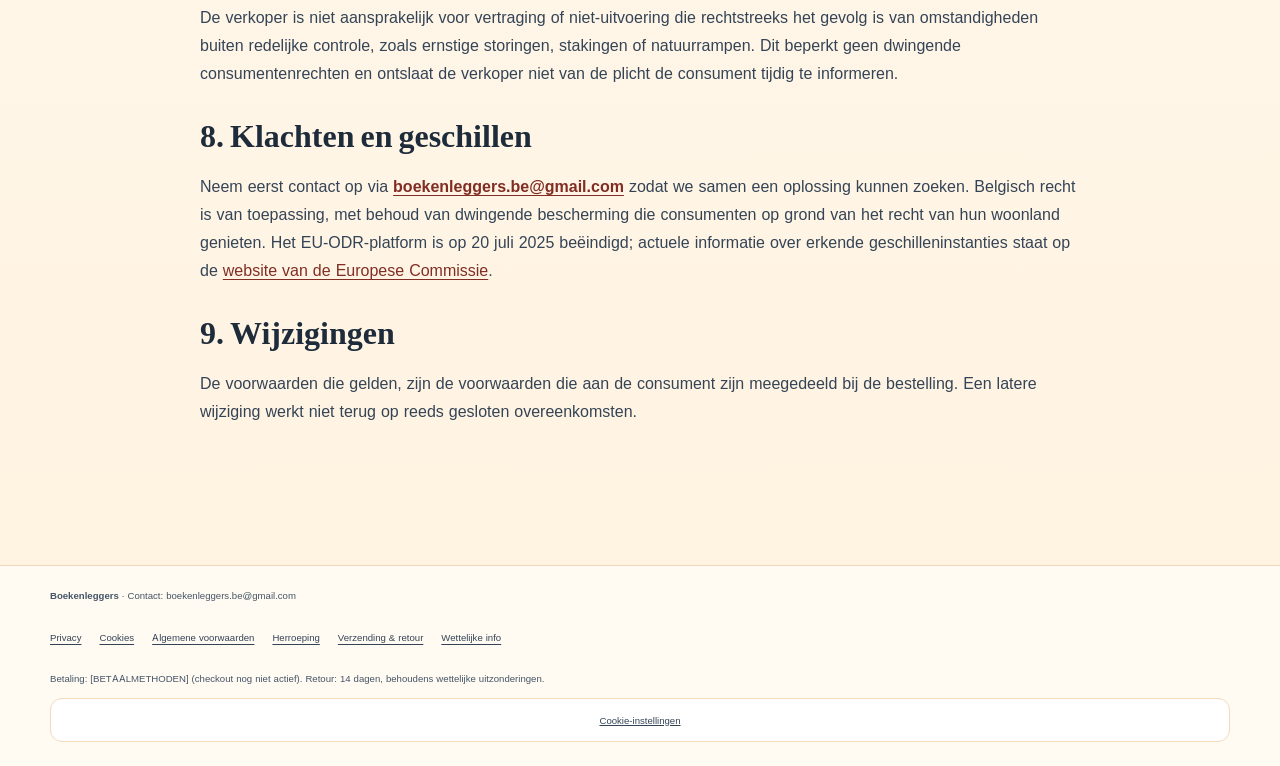
<file: voorwaarden.html>
<!DOCTYPE html>
<html lang="nl-BE">
  <head>
    <meta charset="UTF-8" />
    <meta name="viewport" content="width=device-width, initial-scale=1.0" />
    <meta name="description" content="Algemene voorwaarden voor de aankoop van boekenleggers bij Boekenleggers.be." />
    <link rel="canonical" href="https://semracol.github.io/boekenleggers/voorwaarden.html" />
    <meta property="og:type" content="website" />
    <meta property="og:title" content="Algemene voorwaarden | Boekenleggers.be" />
    <meta property="og:description" content="Lees de voorwaarden voor prijzen, bestellingen, verzending, betaling en retour." />
    <meta property="og:url" content="https://semracol.github.io/boekenleggers/voorwaarden.html" />
    <link rel="icon" type="image/svg+xml" href="assets/favicon.svg" />
    <link rel="stylesheet" href="styles.css" />
    <link rel="stylesheet" href="legal.css" />
    <title>Algemene voorwaarden | Boekenleggers.be</title>
  </head>
  <body>
    <div class="site-test-notice" role="note">Deze website bevindt zich in de testfase.</div>
    <header class="topbar"><div class="container nav-wrap"><a class="brand" href="index.html"><img src="assets/logo-mark.svg" alt="" width="44" height="44" /><span>Boekenleggers</span></a><a class="legal-home-link" href="index.html">Terug naar de winkel</a></div></header>
    <main class="container legal-main">
      <p class="eyebrow">Aankoop & levering</p>
      <h1>Algemene voorwaarden</h1>
      <p class="legal-updated">Laatst bijgewerkt: 24 oktober 2026</p>
      <div class="legal-notice"><strong>Prototype:</strong> de winkelmand is een demo en verwerkt nog geen bestelling of betaling. Vul bedrijfsidentificatie, betaalmethoden en levertermijn in en laat deze voorwaarden juridisch controleren voordat de verkoop start.</div>

      <h2>1. Verkoper en toepasselijkheid</h2>
      <p>Deze voorwaarden gelden voor aankopen van consumenten bij <strong>[BEDRIJFSNAAM]</strong>, handelend onder de naam Kalem, <strong>[ADRES]</strong>, België, ondernemingsnummer <strong>[ONDERNEMINGSNUMMER]</strong>, contact: <strong><a href="mailto:boekenleggers.be@gmail.com">boekenleggers.be@gmail.com</a></strong>. Een overeenkomst komt pas tot stand na een duidelijke orderbevestiging van de verkoper.</p>

      <h2>2. Producten en prijzen</h2>
      <p>De productfoto's tonen de boekenleggers zo getrouw mogelijk; kleine kleurverschillen kunnen ontstaan door scherminstellingen. De prijs is €4,50 per boekenlegger. De cadeaubox bevat vijf boekenleggers en kost €22,50. Consumentenprijzen zijn inclusief btw voor zover btw verschuldigd is; de uiteindelijke btw-status en factuurvermelding moeten vóór verkoop door de verkoper worden bevestigd. Verzendkosten worden vóór afronding van een bestelling getoond: €2,50 per bestelling bij minder dan vijf boekenleggers en gratis vanaf vijf stuks.</p>

      <h2>3. Bestellen en betalen</h2>
      <p>De koper controleert de gekozen artikelen, aantallen, bezorggegevens en totaalprijs voordat een bestelling wordt bevestigd. De betaalmethoden zijn <strong>[BETAALMETHODEN]</strong>. Betaling is in deze demo niet beschikbaar. Zodra de checkout live is, wordt het bestelproces aangepast aan de wettelijke informatie- en bevestigingsvereisten.</p>

      <h2>4. Levering</h2>
      <p>We leveren momenteel uitsluitend in België en Nederland. De verwachte levertermijn is <strong>[LEVERTERMIJN]</strong> werkdagen na ontvangst van de betaling en wordt vóór bestelling duidelijk meegedeeld. De verzendregel is €2,50 per bestelling bij één tot vier boekenleggers en gratis vanaf vijf boekenleggers. Meer informatie staat op <a href="verzending-retour.html">Verzending & retour</a>.</p>

      <h2>5. Herroeping en retour</h2>
      <p>Consumenten hebben in beginsel veertien dagen bedenktijd na ontvangst. Er gelden wettelijke uitzonderingen, waaronder bepaalde goederen die volgens persoonlijke specificaties zijn vervaardigd. De consument draagt de rechtstreekse retourkosten wanneer dit vooraf correct is meegedeeld. Zie <a href="herroeping.html">Herroepingsrecht</a> voor de procedure en het modelformulier.</p>

      <h2>6. Wettelijke garantie</h2>
      <p>De wettelijke conformiteitsgarantie voor consumenten blijft onverminderd van toepassing. In België geldt voor nieuwe consumptiegoederen in beginsel een wettelijke garantie van twee jaar vanaf levering, met de wettelijke voorwaarden en uitzonderingen. Dit doet geen afbreuk aan rechten die dwingend consumentenrecht toekent.</p>

      <h2>7. Aansprakelijkheid en overmacht</h2>
      <p>De verkoper is niet aansprakelijk voor vertraging of niet-uitvoering die rechtstreeks het gevolg is van omstandigheden buiten redelijke controle, zoals ernstige storingen, stakingen of natuurrampen. Dit beperkt geen dwingende consumentenrechten en ontslaat de verkoper niet van de plicht de consument tijdig te informeren.</p>

      <h2>8. Klachten en geschillen</h2>
      <p>Neem eerst contact op via <strong><a href="mailto:boekenleggers.be@gmail.com">boekenleggers.be@gmail.com</a></strong> zodat we samen een oplossing kunnen zoeken. Belgisch recht is van toepassing, met behoud van dwingende bescherming die consumenten op grond van het recht van hun woonland genieten. Het EU-ODR-platform is op 20 juli 2025 beëindigd; actuele informatie over erkende geschilleninstanties staat op de <a href="https://consumer-redress.ec.europa.eu/dispute-resolution-bodies">website van de Europese Commissie</a>.</p>

      <h2>9. Wijzigingen</h2>
      <p>De voorwaarden die gelden, zijn de voorwaarden die aan de consument zijn meegedeeld bij de bestelling. Een latere wijziging werkt niet terug op reeds gesloten overeenkomsten.</p>
    </main>
    <a class="whatsapp-float" href="https://wa.me/32465758240?text=Hallo%2C%20ik%20heb%20een%20vraag%20over%20een%20boekenlegger." target="_blank" rel="noopener noreferrer" aria-label="Contacteer ons via WhatsApp op +32 465 75 82 40" title="Chat met ons via WhatsApp"><svg viewBox="0 0 32 32" aria-hidden="true" focusable="false"><path d="M16 3.2A12.4 12.4 0 0 0 5.3 22l-1.6 6 6.1-1.6A12.4 12.4 0 1 0 16 3.2Zm0 22.5c-1.9 0-3.8-.5-5.4-1.5l-.4-.2-3.6 1 1-3.5-.2-.4A10 10 0 1 1 16 25.7Zm5.5-7.5c-.3-.2-1.8-.9-2.1-1-.3-.1-.5-.2-.7.2-.2.3-.8 1-.9 1.2-.2.2-.3.2-.6.1-.3-.2-1.3-.5-2.5-1.6-.9-.8-1.5-1.8-1.7-2.1-.2-.3 0-.5.1-.6l.5-.6.3-.5c.1-.2 0-.4 0-.6l-.9-2.2c-.2-.6-.5-.5-.7-.5h-.6c-.2 0-.6.1-.9.4-.3.3-1.1 1-1.1 2.5s1.1 2.9 1.3 3.1c.2.2 2.1 3.2 5.1 4.5.7.3 1.2.5 1.6.6.7.2 1.3.2 1.8.1.6-.1 1.8-.7 2.1-1.4.3-.7.3-1.3.2-1.4-.1-.1-.3-.2-.6-.4Z"/></svg><span>WhatsApp</span></a>
    <footer class="site-footer"><div class="container legal-footer"><p><strong>Boekenleggers</strong> · Contact: <a href="mailto:boekenleggers.be@gmail.com">boekenleggers.be@gmail.com</a></p><nav class="legal-links" aria-label="Juridische informatie"><a href="privacy.html">Privacy</a><a href="cookies.html">Cookies</a><a href="voorwaarden.html">Algemene voorwaarden</a><a href="herroeping.html">Herroeping</a><a href="verzending-retour.html">Verzending & retour</a><a href="juridische-info.html">Wettelijke info</a></nav><p>Betaling: [BETAALMETHODEN] (checkout nog niet actief). Retour: 14 dagen, behoudens wettelijke uitzonderingen.</p><button class="footer-cookie-link" type="button" data-open-cookie-settings>Cookie-instellingen</button></div></footer>
    <section class="cookie-banner" id="cookieBanner" aria-labelledby="cookieTitle" hidden><div class="cookie-copy"><h2 id="cookieTitle">Jouw privacykeuze</h2><p>Strikt noodzakelijke opslag ondersteunt het winkelmandje en je voorkeuren. Statistieken en marketing staan standaard uit.</p><a href="cookies.html">Lees ons cookiebeleid</a></div><div class="cookie-actions"><button class="cookie-choice" type="button" data-cookie-reject>Weigeren</button><button class="cookie-choice" type="button" data-cookie-preferences>Voorkeuren</button><button class="cookie-choice" type="button" data-cookie-accept>Accepteren</button></div></section>
    <dialog class="cookie-dialog" id="cookiePreferences" aria-labelledby="cookiePreferencesTitle"><form method="dialog" class="cookie-dialog-content"><div class="cookie-dialog-heading"><h2 id="cookiePreferencesTitle">Cookievoorkeuren</h2><button class="icon-button" type="button" data-close-cookie aria-label="Voorkeuren sluiten">×</button></div><p>Strikt noodzakelijke opslag is altijd actief; optionele categorieën staan standaard uit.</p><label class="cookie-category"><span><strong>Strikt noodzakelijk</strong><small>Winkelmandje en voorkeuren</small></span><input type="checkbox" checked disabled /></label><label class="cookie-category"><span><strong>Statistieken</strong><small>Indien later ingeschakeld</small></span><input type="checkbox" id="statisticsConsent" /></label><label class="cookie-category"><span><strong>Marketing</strong><small>Indien later ingeschakeld</small></span><input type="checkbox" id="marketingConsent" /></label><div class="cookie-dialog-actions"><button class="cookie-choice" type="button" data-cookie-reject>Weigeren</button><button class="cookie-choice" type="button" data-cookie-save>Voorkeuren opslaan</button></div></form></dialog>
    <script src="consent.js"></script>
  </body>
</html>
</file>
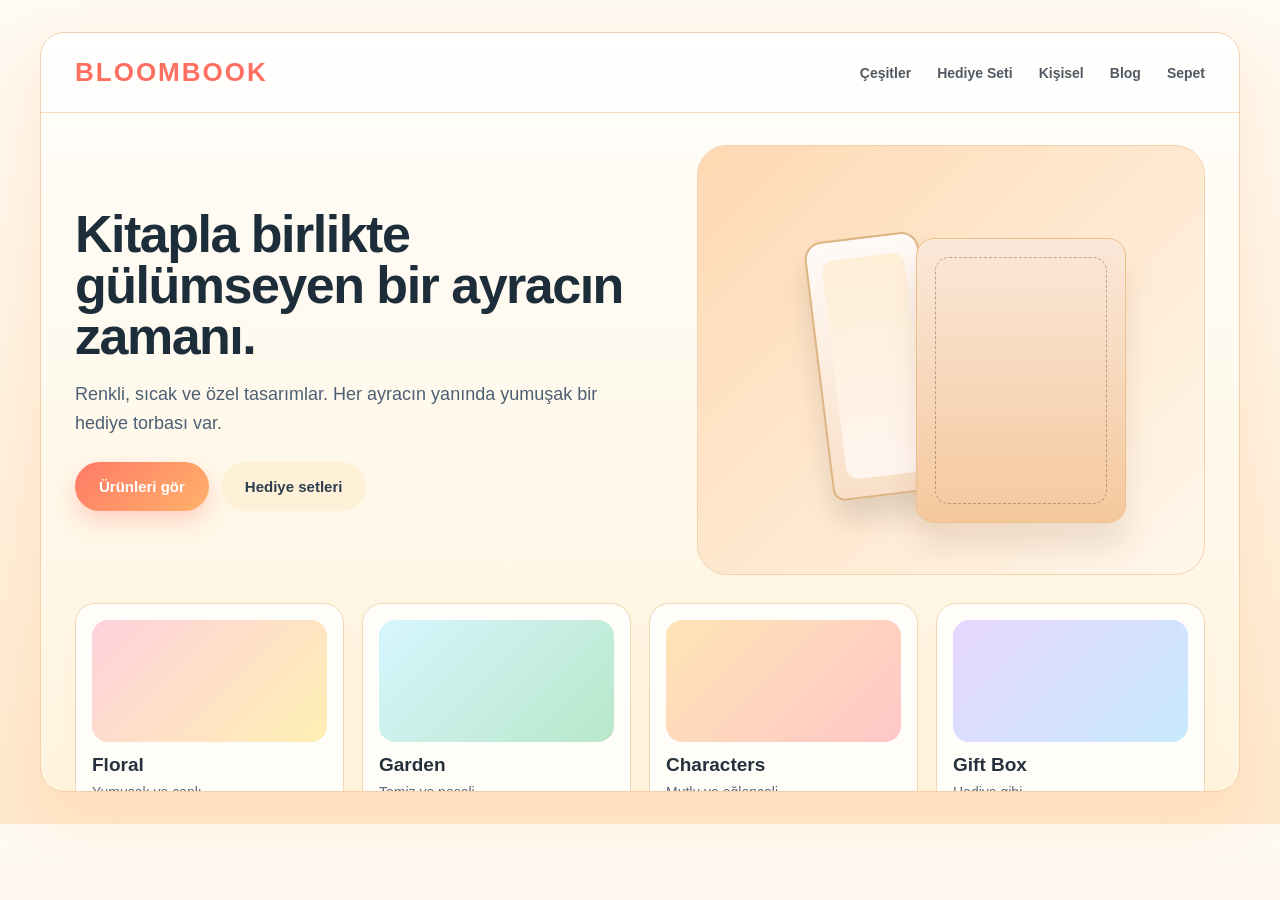
<file: taslaklar/mockup-1.html>
<!DOCTYPE html>
<html lang="tr">
<head>
  <meta charset="UTF-8" />
  <meta name="viewport" content="width=device-width, initial-scale=1.0" />
  <title>Mockup 1 - Cheerful</title>
  <style>
    * { box-sizing: border-box; }
    body {
      margin: 0;
      font-family: Arial, sans-serif;
      background: linear-gradient(180deg, #fffaf2, #ffe8cc);
      color: #26313d;
    }
    .screen {
      width: 1200px;
      height: 760px;
      margin: 32px auto;
      background: linear-gradient(180deg, #fffefb, #fff4de);
      border: 1px solid #f4d1ad;
      box-shadow: 0 24px 58px rgba(255, 164, 100, 0.18);
      overflow: hidden;
      border-radius: 24px;
    }
    .topbar {
      height: 80px;
      display: flex;
      align-items: center;
      justify-content: space-between;
      padding: 0 34px;
      background: rgba(255,255,255,0.45);
      border-bottom: 1px solid #f8d9bb;
    }
    .brand { font-size: 26px; font-weight: 900; letter-spacing: 2px; color: #ff6f61; }
    .nav { display: flex; gap: 26px; font-size: 14px; font-weight: 700; }
    .nav span { opacity: .8; }
    .hero {
      display: grid;
      grid-template-columns: 1.08fr 0.92fr;
      padding: 32px 34px 16px;
      gap: 26px;
      align-items: center;
    }
    .hero-copy h1 {
      font-size: 52px;
      line-height: 0.98;
      margin: 0 0 18px;
      letter-spacing: -1.5px;
      color: #1d2d3a;
    }
    .hero-copy p {
      font-size: 18px;
      line-height: 1.6;
      color: #4d5f73;
      margin-bottom: 24px;
      max-width: 560px;
    }
    .actions { display: flex; gap: 12px; flex-wrap: wrap; }
    .btn {
      border: none;
      padding: 16px 24px;
      border-radius: 999px;
      font-size: 15px;
      font-weight: 700;
      cursor: pointer;
    }
    .btn.primary { background: linear-gradient(135deg, #ff7a66, #ffb26b); color: white; box-shadow: 0 10px 22px rgba(255, 122, 102, 0.3); }
    .btn.secondary { background: #fff1d8; color: #2d3e4f; }
    .mock-product {
      position: relative;
      background: linear-gradient(135deg, #ffd9b3, #fff7eb);
      height: 430px;
      border-radius: 30px;
      border: 1px solid #f3d3af;
      overflow: hidden;
    }
    .bookmark {
      position: absolute;
      left: 120px;
      top: 90px;
      width: 115px;
      height: 260px;
      background: linear-gradient(180deg,#fffaf7,#f9dfc7);
      border-radius: 18px 18px 12px 12px;
      border: 2px solid #ddb585;
      box-shadow: 0 20px 28px rgba(0,0,0,.12);
      transform: rotate(-7deg);
    }
    .bookmark::before {
      content: "";
      position: absolute;
      inset: 18px 14px 18px 14px;
      border-radius: 12px;
      background: linear-gradient(180deg, #ffefd7, #fff5ef);
    }
    .pouch {
      position: absolute;
      width: 210px;
      height: 285px;
      background: linear-gradient(180deg, #fbe8d9, #f4c89d);
      border-radius: 18px;
      right: 78px;
      top: 92px;
      border: 1px solid #efbf89;
      box-shadow: 0 24px 28px rgba(118, 78, 51, 0.12);
    }
    .pouch::before {
      content: "";
      position: absolute;
      inset: 18px;
      border-radius: 14px;
      border: 1px dashed rgba(98,71,52,.4);
    }
    .cards {
      display: grid;
      grid-template-columns: repeat(4, 1fr);
      gap: 18px;
      padding: 12px 34px 30px;
    }
    .card {
      background: rgba(255,255,255,0.8);
      border: 1px solid #f2d7b8;
      border-radius: 20px;
      min-height: 200px;
      padding: 16px;
      box-shadow: 0 10px 18px rgba(255,166,120,0.08);
    }
    .mini {
      height: 122px;
      border-radius: 16px;
      margin-bottom: 12px;
      background: linear-gradient(135deg, #ffd7d5, #ffe8a6);
    }
    .card h3 { margin: 0 0 8px; font-size: 19px; }
    .card p { margin: 0; color: #5a6a79; font-size: 14px; }
  </style>
</head>
<body>
  <div class="screen">
    <div class="topbar">
      <div class="brand">BLOOMBOOK</div>
      <div class="nav">
        <span>Çeşitler</span>
        <span>Hediye Seti</span>
        <span>Kişisel</span>
        <span>Blog</span>
        <span>Sepet</span>
      </div>
    </div>

    <div class="hero">
      <div class="hero-copy">
        <h1>Kitapla birlikte gülümseyen bir ayracın zamanı.</h1>
        <p>Renkli, sıcak ve özel tasarımlar. Her ayracın yanında yumuşak bir hediye torbası var.</p>
        <div class="actions">
          <button class="btn primary">Ürünleri gör</button>
          <button class="btn secondary">Hediye setleri</button>
        </div>
      </div>
      <div class="mock-product">
        <div class="bookmark"></div>
        <div class="pouch"></div>
      </div>
    </div>

    <div class="cards">
      <div class="card">
        <div class="mini" style="background:linear-gradient(135deg,#ffd1dc,#ffefb3);"></div>
        <h3>Floral</h3>
        <p>Yumuşak ve canlı</p>
      </div>
      <div class="card">
        <div class="mini" style="background:linear-gradient(135deg,#d6f6ff,#b8e7c9);"></div>
        <h3>Garden</h3>
        <p>Temiz ve neşeli</p>
      </div>
      <div class="card">
        <div class="mini" style="background:linear-gradient(135deg,#ffe4b5,#ffc7c7);"></div>
        <h3>Characters</h3>
        <p>Mutlu ve eğlenceli</p>
      </div>
      <div class="card">
        <div class="mini" style="background:linear-gradient(135deg,#e7d7ff,#c8eaff);"></div>
        <h3>Gift Box</h3>
        <p>Hediye gibi</p>
      </div>
    </div>
  </div>
</body>
</html>
</file>
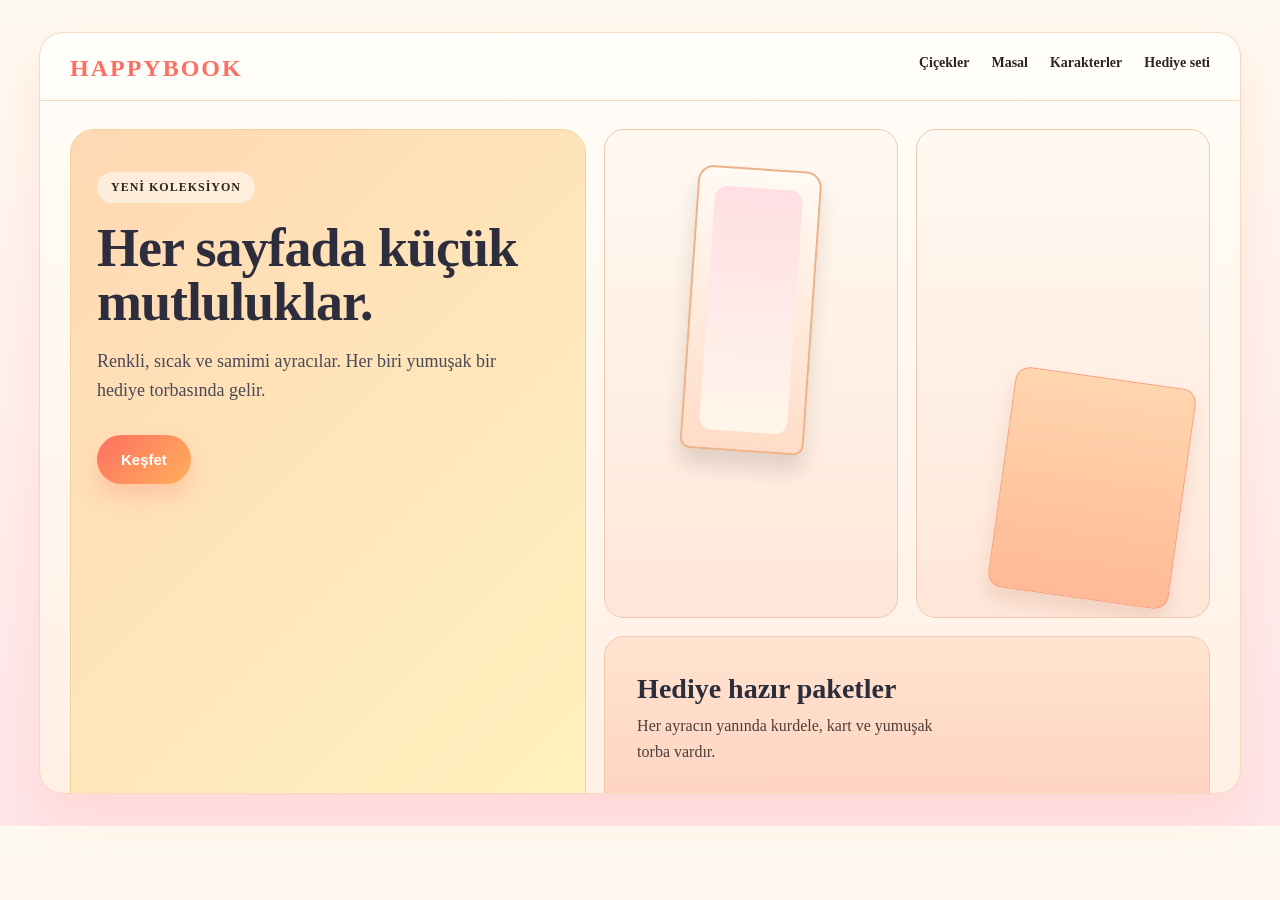
<file: taslaklar/mockup-2.html>
<!DOCTYPE html>
<html lang="tr">
<head>
  <meta charset="UTF-8" />
  <meta name="viewport" content="width=device-width, initial-scale=1.0" />
  <title>Mockup 2 - Happy Storybook</title>
  <style>
    body {
      margin: 0;
      background: linear-gradient(180deg,#fffaf0,#ffe4e8);
      font-family: Georgia, serif;
      color: #2d241f;
    }
    .screen {
      width: 1200px;
      height: 760px;
      margin: 32px auto;
      background: linear-gradient(180deg,#fffdf8,#fff0e5);
      border: 1px solid #f7d8c0;
      box-shadow: 0 20px 46px rgba(255, 142, 114, 0.16);
      overflow: hidden;
      border-radius: 24px;
    }
    .topbar {
      display: flex;
      justify-content: space-between;
      padding: 22px 30px 18px;
      border-bottom: 1px solid #f5d8b7;
      background: rgba(255,255,255,.22);
    }
    .brand { font-size: 24px; font-weight: 800; letter-spacing: 2px; color: #ff6f61; }
    .nav { display: flex; gap: 22px; font-size: 14px; font-weight: 700; }
    .hero {
      display: grid;
      grid-template-columns: 0.92fr 1.08fr;
      padding: 28px 30px;
      gap: 18px;
      align-items: center;
    }
    .left {
      background: linear-gradient(135deg,#ffd8b4,#fff2be);
      height: 610px;
      border-radius: 24px;
      padding: 42px 26px;
      position: relative;
      overflow: hidden;
      border: 1px solid #f2d29d;
    }
    .left .tag {
      display: inline-block;
      padding: 8px 14px;
      border-radius: 999px;
      background: rgba(255,255,255,.52);
      font-size: 12px;
      letter-spacing: 1px;
      font-weight: 700;
    }
    .left h1 {
      font-size: 54px;
      line-height: 1;
      margin: 18px 0 18px;
      letter-spacing: -1px;
      color: #2d2d3d;
    }
    .left p {
      font-size: 18px;
      line-height: 1.6;
      color: #4b4957;
      max-width: 420px;
    }
    .left button {
      margin-top: 12px;
      border: none;
      background: linear-gradient(135deg,#ff6f61,#ffb05c);
      color: white;
      padding: 16px 24px;
      border-radius: 999px;
      font-size: 15px;
      font-weight: 700;
      box-shadow: 0 12px 22px rgba(255, 111, 97, 0.25);
    }
    .right {
      display: grid;
      grid-template-columns: repeat(2, 1fr);
      gap: 18px;
      height: 100%;
    }
    .panel {
      background: linear-gradient(180deg,#fff9f1,#ffe7d9);
      border: 1px solid #f0c9ae;
      border-radius: 20px;
      position: relative;
      overflow: hidden;
    }
    .panel:first-child { min-height: 300px; }
    .mock-bookmark {
      position: absolute;
      width: 120px;
      height: 280px;
      background: linear-gradient(180deg,#fffaf4,#ffdcc7);
      border-radius: 16px 16px 10px 10px;
      box-shadow: 0 16px 20px rgba(0,0,0,.12);
      border: 2px solid #edb287;
      top: 38px; left: 50%; transform: translateX(-50%) rotate(4deg);
    }
    .mock-bookmark::before {
      content: "";
      position: absolute;
      inset: 18px 16px 18px 16px;
      background: linear-gradient(180deg,#ffdfe3,#fff6eb);
      border-radius: 12px;
    }
    .bag {
      position: absolute;
      width: 180px;
      height: 220px;
      right: 26px; bottom: 18px;
      background: linear-gradient(180deg,#ffd6ae,#ffb996);
      border: 1px solid #fa9e7a;
      border-radius: 14px;
      transform: rotate(8deg);
      box-shadow: 0 12px 18px rgba(159, 90, 60, 0.15);
    }
  </style>
</head>
<body>
  <div class="screen">
    <div class="topbar">
      <div class="brand">HAPPYBOOK</div>
      <div class="nav">
        <span>Çiçekler</span>
        <span>Masal</span>
        <span>Karakterler</span>
        <span>Hediye seti</span>
      </div>
    </div>

    <div class="hero">
      <div class="left">
        <div class="tag">YENİ KOLEKSİYON</div>
        <h1>Her sayfada küçük mutluluklar.</h1>
        <p>Renkli, sıcak ve samimi ayracılar. Her biri yumuşak bir hediye torbasında gelir.</p>
        <button>Keşfet</button>
      </div>
      <div class="right">
        <div class="panel">
          <div class="mock-bookmark"></div>
        </div>
        <div class="panel">
          <div class="bag"></div>
        </div>
        <div class="panel" style="grid-column: span 2; background: linear-gradient(180deg,#ffe4d0,#ffd0bf);">
          <div style="position:absolute;left:32px;top:36px;width:320px;">
            <h3 style="margin:0 0 8px;font-size:28px;color:#2b2d3a;">Hediye hazır paketler</h3>
            <p style="margin:0;color:#4d3e38;line-height:1.6;">Her ayracın yanında kurdele, kart ve yumuşak torba vardır.</p>
          </div>
        </div>
      </div>
    </div>
  </div>
</body>
</html>
</file>
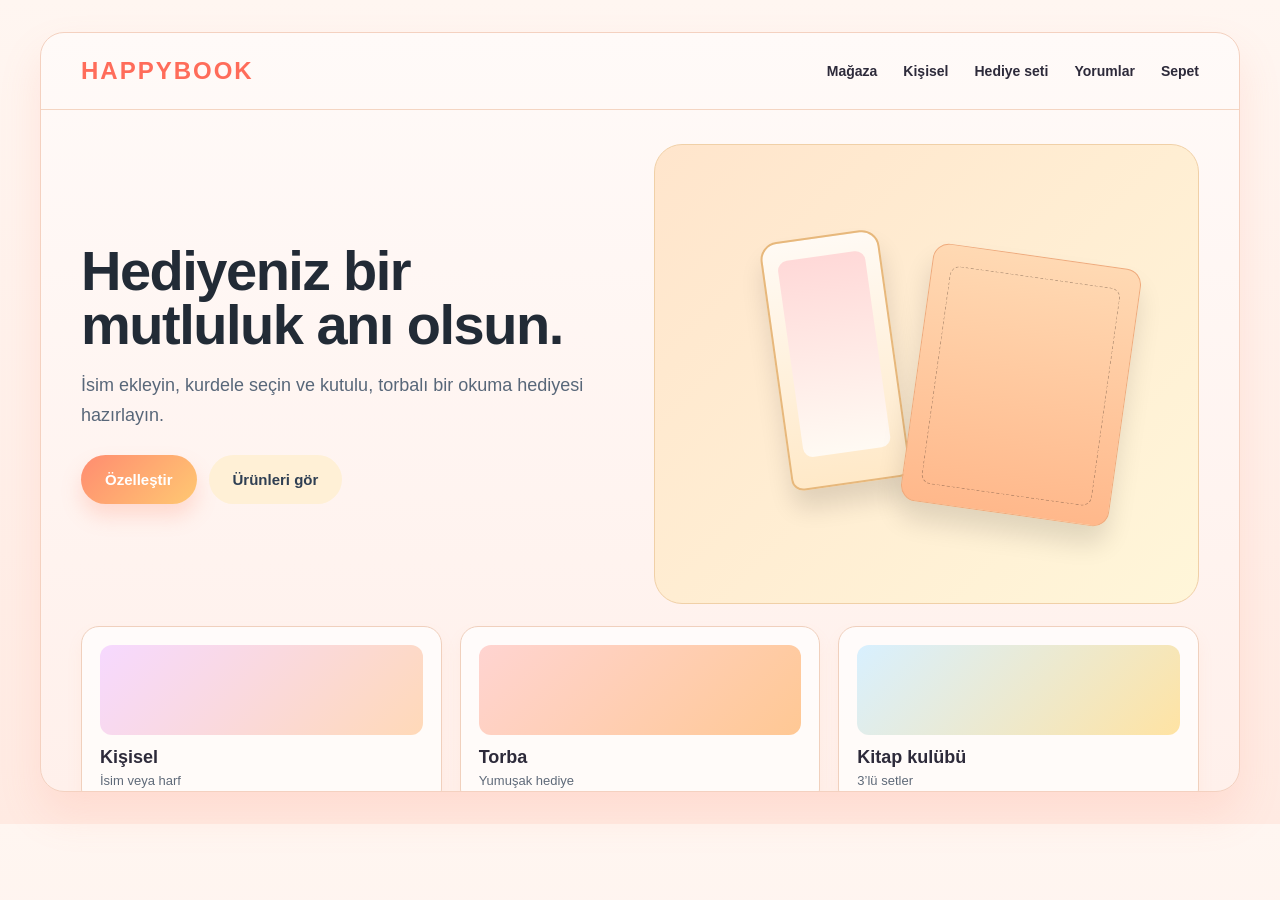
<file: taslaklar/mockup-3.html>
<!DOCTYPE html>
<html lang="tr">
<head>
  <meta charset="UTF-8" />
  <meta name="viewport" content="width=device-width, initial-scale=1.0" />
  <title>Mockup 3 - Cheerful Gift Ready</title>
  <style>
    * { box-sizing: border-box; }
    body {
      margin: 0;
      background: linear-gradient(180deg,#fff6f1,#ffeae2);
      font-family: Arial, sans-serif;
      color: #2d2a3a;
    }
    .screen {
      width: 1200px;
      height: 760px;
      margin: 32px auto;
      background: linear-gradient(180deg,#fffaf8,#fff0eb);
      border: 1px solid #f4d1c0;
      overflow: hidden;
      box-shadow: 0 22px 42px rgba(255, 145, 120, 0.16);
      border-radius: 24px;
    }
    .topbar {
      display: flex;
      justify-content: space-between;
      align-items: center;
      padding: 24px 40px;
      border-bottom: 1px solid #f4d5c2;
    }
    .brand { font-size: 24px; font-weight: 900; letter-spacing: 2px; color: #ff6c5a; }
    .nav { display: flex; gap: 26px; font-size: 14px; font-weight: 700; }
    .hero {
      padding: 34px 40px 12px;
      display: grid;
      grid-template-columns: 1fr 1fr;
      gap: 28px;
      align-items: center;
    }
    .text h1 {
      font-size: 56px;
      letter-spacing: -1.5px;
      margin: 0 0 18px;
      line-height: .96;
      color: #222b36;
    }
    .text p {
      font-size: 18px;
      line-height: 1.7;
      color: #586779;
      margin-bottom: 24px;
    }
    .actions { display: flex; gap: 12px; flex-wrap: wrap; }
    .btn {
      border: none;
      padding: 16px 24px;
      border-radius: 999px;
      font-size: 15px;
      font-weight: 700;
      cursor: pointer;
    }
    .btn.primary { background: linear-gradient(135deg,#ff8c70,#ffc872); color: white; box-shadow: 0 12px 20px rgba(255, 140, 112, 0.25); }
    .btn.second { background: #fff0d6; color: #2f3f53; }
    .visual {
      height: 460px;
      position: relative;
      border-radius: 28px;
      background: linear-gradient(135deg,#ffe5cc,#fff6d9);
      border: 1px solid #f0d0a7;
      overflow: hidden;
    }
    .bookmark {
      position: absolute;
      left: 120px; top: 90px;
      width: 120px; height: 250px;
      background: linear-gradient(180deg,#fffaf4,#ffe9c8);
      border: 2px solid #e7b87c;
      border-radius: 18px 18px 12px 12px;
      box-shadow: 0 18px 24px rgba(0,0,0,.12);
      transform: rotate(-8deg);
    }
    .bookmark::before {
      content: "";
      position: absolute;
      inset: 18px 14px 30px 14px;
      border-radius: 10px;
      background: linear-gradient(180deg,#ffd9d8,#fffaf3);
    }
    .bag {
      position: absolute;
      width: 210px;
      height: 260px;
      right: 72px; top: 110px;
      background: linear-gradient(180deg,#ffd9b3,#ffb88b);
      border: 1px solid #efaa7c;
      border-radius: 16px;
      transform: rotate(8deg);
      box-shadow: 0 18px 26px rgba(0,0,0,.12);
    }
    .bag::before {
      content: "";
      position: absolute;
      inset: 20px 18px 18px 18px;
      border: 1px dashed rgba(74,56,44,.35);
      border-radius: 10px;
    }
    .gifts {
      display: grid;
      grid-template-columns: repeat(3, 1fr);
      padding: 10px 40px 30px;
      gap: 18px;
    }
    .prod {
      background: rgba(255,255,255,.72);
      border: 1px solid #f0d0bd;
      border-radius: 18px;
      padding: 18px;
      min-height: 160px;
      box-shadow: 0 8px 16px rgba(255, 160, 120, 0.08);
    }
    .mini {
      height: 90px;
      border-radius: 12px;
      background: linear-gradient(135deg,#ffd7d7,#ffe6a8);
      margin-bottom: 12px;
    }
    .prod h3 { margin: 0 0 5px; font-size: 18px; }
    .prod p { margin: 0; color: #5f6a79; font-size: 13px; }
  </style>
</head>
<body>
  <div class="screen">
    <div class="topbar">
      <div class="brand">HAPPYBOOK</div>
      <div class="nav">
        <span>Mağaza</span>
        <span>Kişisel</span>
        <span>Hediye seti</span>
        <span>Yorumlar</span>
        <span>Sepet</span>
      </div>
    </div>

    <div class="hero">
      <div class="text">
        <h1>Hediyeniz bir mutluluk anı olsun.</h1>
        <p>İsim ekleyin, kurdele seçin ve kutulu, torbalı bir okuma hediyesi hazırlayın.</p>
        <div class="actions">
          <button class="btn primary">Özelleştir</button>
          <button class="btn second">Ürünleri gör</button>
        </div>
      </div>
      <div class="visual">
        <div class="bookmark"></div>
        <div class="bag"></div>
      </div>
    </div>

    <div class="gifts">
      <div class="prod">
        <div class="mini" style="background:linear-gradient(135deg,#f6d9ff,#ffd9b8);"></div>
        <h3>Kişisel</h3>
        <p>İsim veya harf</p>
      </div>
      <div class="prod">
        <div class="mini" style="background:linear-gradient(135deg,#ffd4d1,#ffc894);"></div>
        <h3>Torba</h3>
        <p>Yumuşak hediye</p>
      </div>
      <div class="prod">
        <div class="mini" style="background:linear-gradient(135deg,#d8f0ff,#ffe3a3);"></div>
        <h3>Kitap kulübü</h3>
        <p>3’lü setler</p>
      </div>
    </div>
  </div>
</body>
</html>
</file>
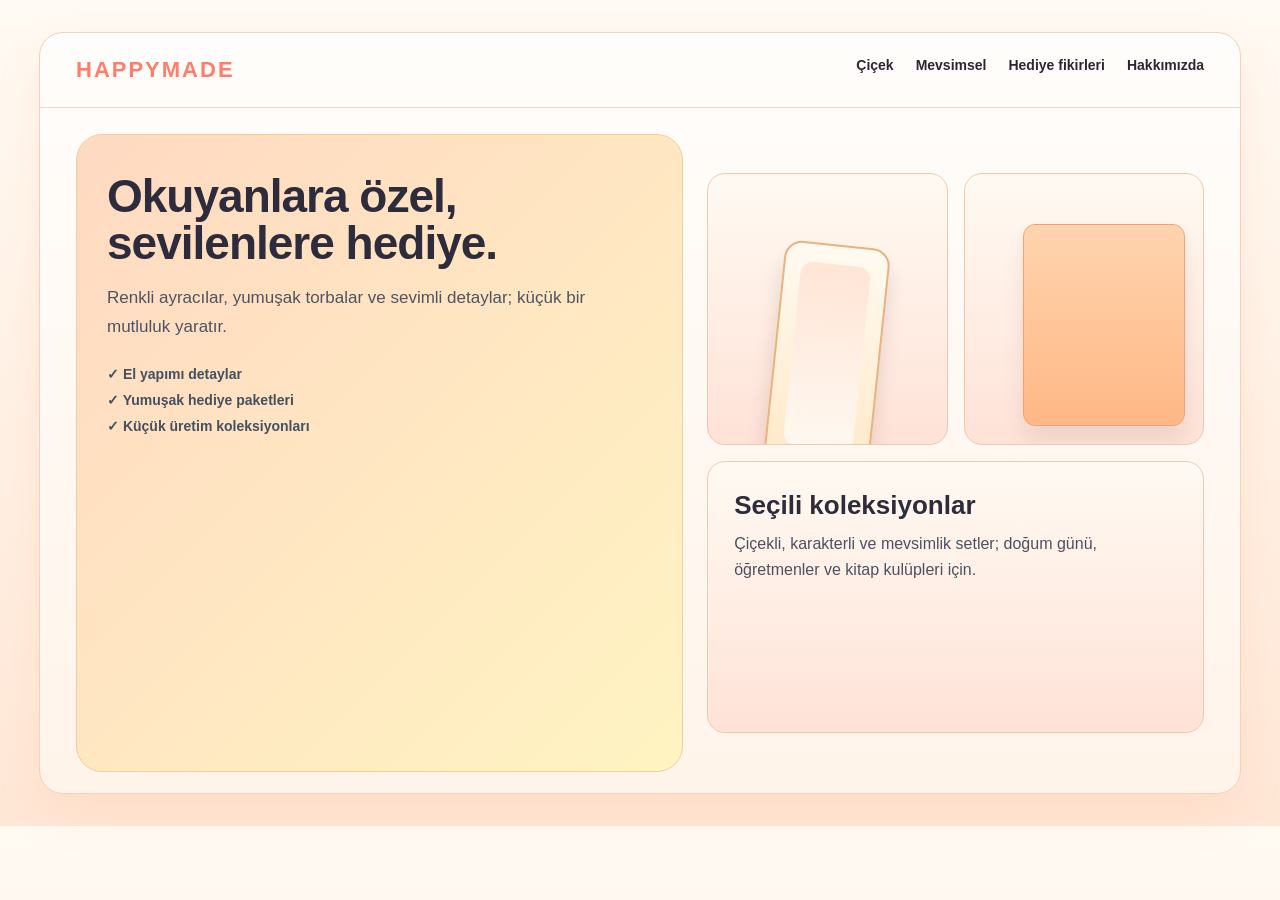
<file: taslaklar/mockup-4.html>
<!DOCTYPE html>
<html lang="tr">
<head>
  <meta charset="UTF-8" />
  <meta name="viewport" content="width=device-width, initial-scale=1.0" />
  <title>Mockup 4 - Handmade Joy</title>
  <style>
    body {
      margin: 0;
      font-family: Arial, sans-serif;
      background: linear-gradient(180deg,#fffaf3,#ffe7d6);
      color: #2e2530;
    }
    .screen {
      width: 1200px;
      height: 760px;
      margin: 32px auto;
      background: linear-gradient(180deg,#fffdfb,#fff4ea);
      border: 1px solid #f3d1ba;
      box-shadow: 0 20px 42px rgba(255, 165, 122, 0.15);
      overflow: hidden;
      border-radius: 24px;
    }
    .topbar {
      display: flex;
      justify-content: space-between;
      padding: 24px 36px;
      border-bottom: 1px solid #f0d6be;
    }
    .brand { font-size: 22px; font-weight: 900; letter-spacing: 2px; color: #ff7d6b; }
    .nav { display: flex; gap: 22px; font-size: 14px; font-weight: 700; }
    .content {
      display: grid;
      grid-template-columns: 1.1fr 0.9fr;
      gap: 24px;
      padding: 26px 36px 18px;
      align-items: center;
    }
    .left {
      background: linear-gradient(135deg,#ffd9c2,#fff4c2);
      border-radius: 26px;
      height: 560px;
      padding: 38px 30px;
      position: relative;
      overflow: hidden;
      border: 1px solid #f0d098;
    }
    .left h1 {
      font-size: 46px;
      line-height: 1.02;
      letter-spacing: -1px;
      margin: 0 0 16px;
      color: #2d2c3c;
    }
    .left p {
      font-size: 17px;
      line-height: 1.7;
      color: #4e5363;
      max-width: 480px;
    }
    .left .bullets {
      margin-top: 24px;
      display: flex;
      flex-direction: column;
      gap: 10px;
      font-size: 14px;
      color: #445060;
      font-weight: 700;
    }
    .right {
      display: grid;
      grid-template-columns: repeat(2, 1fr);
      gap: 16px;
      height: 560px;
    }
    .panel {
      background: linear-gradient(180deg,#fffaf2,#ffe2d7);
      border: 1px solid #efc9ac;
      border-radius: 18px;
      position: relative;
      overflow: hidden;
    }
    .panel.large {
      grid-column: span 2;
    }
    .bookmark {
      position: absolute;
      width: 102px;
      height: 220px;
      background: linear-gradient(180deg,#fffaf1,#ffe9c7);
      border: 2px solid #e9b27f;
      border-radius: 18px 18px 12px 12px;
      top: 70px; left: 50%; transform: translateX(-50%) rotate(6deg);
      box-shadow: 0 16px 20px rgba(0,0,0,.12);
    }
    .bookmark::before {
      content: "";
      position: absolute;
      inset: 18px 16px 18px 16px;
      background: linear-gradient(180deg,#ffe5d6,#fff8f0);
      border-radius: 12px;
    }
    .bag {
      position: absolute;
      width: 160px;
      height: 200px;
      background: linear-gradient(180deg,#ffd4af,#ffb785);
      border: 1px solid #f5a06f;
      border-radius: 12px;
      right: 18px; bottom: 18px;
      box-shadow: 0 14px 22px rgba(0,0,0,.08);
    }
  </style>
</head>
<body>
  <div class="screen">
    <div class="topbar">
      <div class="brand">HAPPYMADE</div>
      <div class="nav">
        <span>Çiçek</span>
        <span>Mevsimsel</span>
        <span>Hediye fikirleri</span>
        <span>Hakkımızda</span>
      </div>
    </div>

    <div class="content">
      <div class="left">
        <h1>Okuyanlara özel, sevilenlere hediye.</h1>
        <p>Renkli ayracılar, yumuşak torbalar ve sevimli detaylar; küçük bir mutluluk yaratır.</p>
        <div class="bullets">
          <div>✓ El yapımı detaylar</div>
          <div>✓ Yumuşak hediye paketleri</div>
          <div>✓ Küçük üretim koleksiyonları</div>
        </div>
      </div>
      <div class="right">
        <div class="panel">
          <div class="bookmark"></div>
        </div>
        <div class="panel">
          <div class="bag"></div>
        </div>
        <div class="panel large">
          <div style="position:absolute;left:26px;top:28px;right:26px;">
            <h3 style="margin:0 0 10px;font-size:26px;color:#2d2c3a;">Seçili koleksiyonlar</h3>
            <p style="margin:0;color:#4d5062;line-height:1.6;">Çiçekli, karakterli ve mevsimlik setler; doğum günü, öğretmenler ve kitap kulüpleri için.</p>
          </div>
        </div>
      </div>
    </div>
  </div>
</body>
</html>
</file>
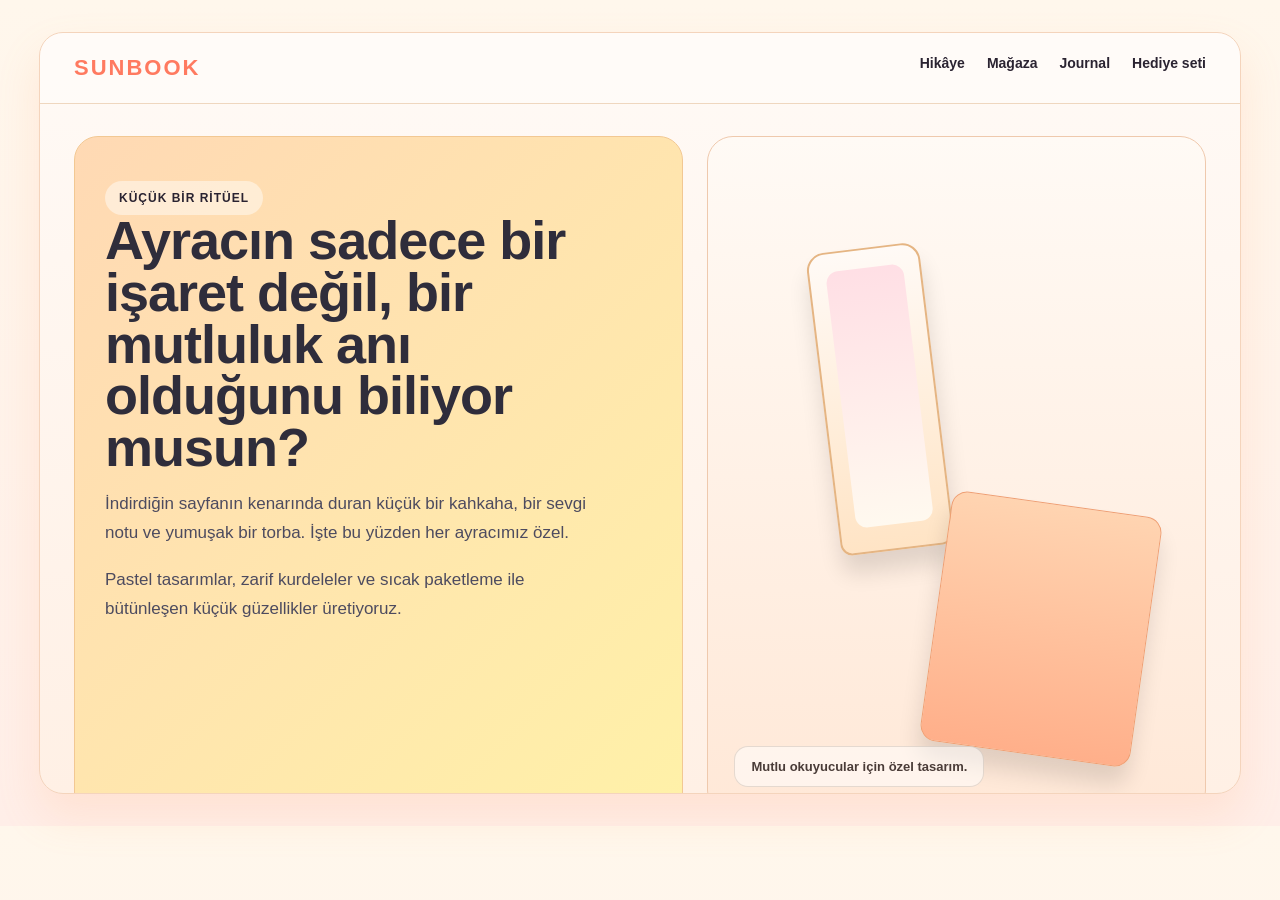
<file: taslaklar/mockup-5.html>
<!DOCTYPE html>
<html lang="tr">
<head>
  <meta charset="UTF-8" />
  <meta name="viewport" content="width=device-width, initial-scale=1.0" />
  <title>Mockup 5 - Playful Editorial</title>
  <style>
    body {
      margin: 0;
      background: linear-gradient(180deg,#fff7ec,#ffeee8);
      font-family: Arial, sans-serif;
      color: #2a2331;
    }
    .screen {
      width: 1200px;
      height: 760px;
      margin: 32px auto;
      background: linear-gradient(180deg,#fffaf6,#fff0e5);
      border: 1px solid #f4d4bc;
      box-shadow: 0 22px 44px rgba(255, 159, 102, 0.16);
      overflow: hidden;
      border-radius: 24px;
    }
    .topbar {
      display: flex;
      justify-content: space-between;
      padding: 22px 34px;
      border-bottom: 1px solid #efd7bf;
      background: rgba(255,255,255,.24);
    }
    .brand { font-size: 22px; font-weight: 900; letter-spacing: 2px; color: #ff7a60; }
    .nav { display: flex; gap: 22px; font-size: 14px; font-weight: 700; }
    .wrap {
      display: grid;
      grid-template-columns: 1.1fr 0.9fr;
      padding: 32px 34px 22px;
      gap: 24px;
      height: calc(100% - 80px);
    }
    .story {
      background: linear-gradient(135deg,#ffd9b4,#fff1a8);
      border-radius: 24px;
      padding: 34px 30px;
      position: relative;
      overflow: hidden;
      border: 1px solid #f2c893;
    }
    .story h1 {
      margin: 0 0 16px;
      font-size: 54px;
      line-height: .96;
      letter-spacing: -1px;
      color: #2f2d3b;
    }
    .story p {
      margin: 0 0 18px;
      max-width: 500px;
      font-size: 17px;
      line-height: 1.7;
      color: #4d4b5f;
    }
    .mini-box {
      display: inline-block;
      margin-top: 10px;
      background: rgba(255,255,255,.45);
      padding: 10px 14px;
      border-radius: 999px;
      font-size: 12px;
      letter-spacing: 1px;
      text-transform: uppercase;
      font-weight: 700;
    }
    .visual {
      position: relative;
      background: linear-gradient(180deg,#fffaf5,#ffe8d7);
      border: 1px solid #efc9ad;
      border-radius: 26px;
      overflow: hidden;
    }
    .bookmark {
      position: absolute;
      width: 110px;
      height: 300px;
      left: 115px;
      top: 110px;
      transform: rotate(-7deg);
      background: linear-gradient(180deg,#fffaf6,#ffe4c5);
      border: 2px solid #e5b583;
      border-radius: 18px 18px 12px 12px;
      box-shadow: 0 18px 22px rgba(0,0,0,.12);
    }
    .bookmark::before {
      content: "";
      position: absolute;
      inset: 18px 16px 24px 16px;
      background: linear-gradient(180deg,#ffdfe5,#fff9ef);
      border-radius: 12px;
    }
    .pouch {
      position: absolute;
      width: 210px;
      height: 250px;
      right: 58px;
      bottom: 60px;
      border-radius: 16px;
      background: linear-gradient(180deg,#ffd4b1,#ffaf8a);
      border: 1px solid #ef9f73;
      transform: rotate(8deg);
      box-shadow: 0 18px 22px rgba(0,0,0,.12);
    }
    .tag {
      position: absolute;
      left: 26px; bottom: 28px;
      background: rgba(255,255,255,.52);
      border: 1px solid rgba(80,60,45,.15);
      padding: 12px 16px;
      border-radius: 14px;
      font-size: 13px;
      color: #4a3c38;
      font-weight: 700;
    }
  </style>
</head>
<body>
  <div class="screen">
    <div class="topbar">
      <div class="brand">SUNBOOK</div>
      <div class="nav">
        <span>Hikâye</span>
        <span>Mağaza</span>
        <span>Journal</span>
        <span>Hediye seti</span>
      </div>
    </div>
    <div class="wrap">
      <div class="story">
        <div class="mini-box">Küçük bir ritüel</div>
        <h1>Ayracın sadece bir işaret değil, bir mutluluk anı olduğunu biliyor musun?</h1>
        <p>İndirdiğin sayfanın kenarında duran küçük bir kahkaha, bir sevgi notu ve yumuşak bir torba. İşte bu yüzden her ayracımız özel.</p>
        <p>Pastel tasarımlar, zarif kurdeleler ve sıcak paketleme ile bütünleşen küçük güzellikler üretiyoruz.</p>
      </div>
      <div class="visual">
        <div class="bookmark"></div>
        <div class="pouch"></div>
        <div class="tag">Mutlu okuyucular için özel tasarım.</div>
      </div>
    </div>
  </div>
</body>
</html>
</file>
<file: styles.css>
@font-face {
  font-family: "Inter";
  src: url("assets/fonts/inter-latin-ext.woff2") format("woff2");
  font-style: normal;
  font-weight: 400 800;
  font-display: swap;
}

@font-face {
  font-family: "Baloo 2";
  src: url("assets/fonts/baloo-2-latin-ext.woff2") format("woff2");
  font-style: normal;
  font-weight: 400 800;
  font-display: swap;
}

:root {
  --bg: #fffaf4;
  --panel: #fffdf9;
  --cream: #fff1d7;
  --peach: #ffbb9a;
  --coral: #ff7a66;
  --sun: #ffd76a;
  --mint: #bfe9d4;
  --sky: #cfe8ff;
  --lavender: #e1d4ff;
  --ink: #1d2b3a;
  --muted: #5d6d7c;
  --line: #f4d9be;
  --shadow: rgba(89, 58, 41, 0.12);
}

* {
  box-sizing: border-box;
}

html {
  scroll-behavior: smooth;
}

body {
  margin: 0;
  font-family: "Inter", sans-serif;
  background: linear-gradient(180deg, #fffdf8 0%, #fff2df 100%);
  color: var(--ink);
}

.site-test-notice {
  display: grid;
  min-height: 44px;
  padding: 8px 16px;
  place-items: center;
  border-bottom: 3px solid #f0c461;
  background: #173144;
  color: #fffdf8;
  font-size: 0.9rem;
  font-weight: 700;
  line-height: 1.4;
  text-align: center;
}

a {
  color: inherit;
  text-decoration: none;
}

button {
  font: inherit;
}

.container {
  width: min(1180px, calc(100% - 32px));
  margin: 0 auto;
}

.topbar {
  position: sticky;
  top: 0;
  z-index: 10;
  background: rgba(255, 250, 244, 0.85);
  backdrop-filter: blur(10px);
  border-bottom: 1px solid rgba(236, 201, 173, 0.8);
}

.nav-wrap {
  display: flex;
  align-items: center;
  justify-content: space-between;
  min-height: 86px;
  gap: 16px;
}

.brand {
  display: inline-flex;
  align-items: center;
  gap: 12px;
  font-family: "Baloo 2", cursive;
  font-weight: 800;
  font-size: clamp(1.5rem, 2vw, 2.1rem);
  letter-spacing: 0.04em;
}

.brand-mark {
  display: inline-flex;
  align-items: center;
  justify-content: center;
  width: 40px;
  height: 40px;
  border-radius: 12px;
  background: linear-gradient(135deg, var(--coral), #ffb561);
  color: white;
  box-shadow: 0 10px 20px rgba(255, 122, 102, 0.2);
}

.main-nav {
  display: flex;
  align-items: center;
  gap: clamp(14px, 2vw, 30px);
  font-weight: 600;
  color: var(--muted);
}

.main-nav a {
  position: relative;
}

.main-nav a::after {
  content: "";
  position: absolute;
  left: 0;
  bottom: -8px;
  width: 100%;
  height: 2px;
  background: var(--coral);
  transform: scaleX(0);
  transform-origin: center;
  transition: transform 0.2s ease;
}

.main-nav a:hover::after,
.main-nav a:focus-visible::after {
  transform: scaleX(1);
}

.cart-pill {
  display: inline-flex;
  align-items: center;
  gap: 10px;
  border: 1px solid var(--line);
  background: #fff;
  color: var(--ink);
  border-radius: 999px;
  min-height: 44px;
  padding: 8px 14px;
  cursor: pointer;
  box-shadow: 0 8px 16px rgba(255, 164, 97, 0.08);
}

.cart-count {
  display: inline-flex;
  align-items: center;
  justify-content: center;
  width: 26px;
  height: 26px;
  border-radius: 50%;
  background: #a9362b;
  color: white;
  font-size: 0.85rem;
  font-weight: 700;
}

.hero {
  display: grid;
  grid-template-columns: 1.1fr 0.9fr;
  align-items: center;
  gap: 32px;
  padding: 52px 0 28px;
}

.eyebrow {
  margin: 0 0 12px;
  text-transform: uppercase;
  letter-spacing: 0.14em;
  font-size: 0.72rem;
  font-weight: 800;
  color: var(--coral);
}

.eyebrow.accent {
  color: #ef8d5a;
}

.hero-copy h1,
.section-heading h2,
.gift-copy h2 {
  margin: 0;
  font-family: "Baloo 2", cursive;
  line-height: 0.98;
  letter-spacing: -0.04em;
  color: var(--ink);
}

.hero-copy h1 {
  font-size: clamp(3rem, 5vw, 5rem);
  max-width: 560px;
}

.lead {
  margin: 18px 0 0;
  color: var(--muted);
  font-size: 1.08rem;
  line-height: 1.7;
  max-width: 560px;
}

.hero-actions {
  display: flex;
  flex-wrap: wrap;
  gap: 16px;
  margin-top: 28px;
}

.button {
  display: inline-flex;
  align-items: center;
  justify-content: center;
  border-radius: 999px;
  padding: 16px 26px;
  font-weight: 700;
  transition: transform 0.2s ease, box-shadow 0.2s ease;
}

.button:hover,
.card-button:hover {
  transform: translateY(-1px);
}

.button.primary,
.card-button {
  border: none;
  background: linear-gradient(135deg, #ff7a66 0%, #ffb76e 100%);
  color: white;
  box-shadow: 0 14px 25px rgba(255, 122, 102, 0.2);
}

.button.secondary {
  background: #fff0DB;
  color: var(--ink);
  border: 1px solid #f7d5af;
}

.mini-meta {
  display: flex;
  flex-wrap: wrap;
  gap: 12px;
  list-style: none;
  padding: 0;
  margin: 30px 0 0;
  color: var(--muted);
  font-size: 0.92rem;
  font-weight: 600;
}

.mini-meta li {
  background: rgba(255, 255, 255, 0.65);
  border: 1px solid var(--line);
  border-radius: 999px;
  padding: 10px 14px;
}

.hero-visual {
  display: flex;
  justify-content: center;
}

.product-scene {
  position: relative;
  display: inline-flex;
  min-height: 44px;
  align-items: center;
  width: min(520px, 100%);
  height: 480px;
  border-radius: 36px;
  background: linear-gradient(160deg, #ffe7c8 0%, #fff4e4 100%);
  border: 1px solid #f6d6b0;
  box-shadow: 0 30px 60px rgba(255, 163, 104, 0.14);
  overflow: hidden;
}

.bookmark {
  position: absolute;
  width: 120px;
  height: 280px;
  border-radius: 22px 22px 18px 18px;
  background: linear-gradient(180deg, #fffaf5 0%, #f9e8c9 100%);
  border: 2px solid #ddb88f;
  box-shadow: 0 22px 30px rgba(84, 63, 47, 0.13);
}

.bookmark::before {
  content: "";
  position: absolute;
  inset: 18px 14px 18px 14px;
  border-radius: 16px;
  background: linear-gradient(180deg, #fff8ef 0%, #fbefdf 100%);
  border: 1px solid rgba(0, 0, 0, 0.04);
}

.bookmark-one {
  left: 100px;
  top: 110px;
  transform: rotate(-8deg);
}

.bookmark-two {
  right: 110px;
  top: 130px;
  transform: rotate(10deg);
  background: linear-gradient(180deg, #eef6fb 0%, #dae8f9 100%);
  border-color: #b8cde7;
}

.gift-bag {
  position: absolute;
  right: 70px;
  bottom: 42px;
  width: 220px;
  height: 260px;
  background: linear-gradient(180deg, #f9d8b1 0%, #efb77d 100%);
  border-radius: 26px;
  border: 1px solid rgba(121, 80, 53, 0.16);
  box-shadow: 0 20px 30px rgba(159, 104, 55, 0.16);
}

.bag-top {
  position: absolute;
  left: 18px;
  right: 18px;
  top: 26px;
  height: 26px;
  border-radius: 16px 16px 10px 10px;
  background: rgba(255, 255, 255, 0.45);
}

.bag-ribbon {
  position: absolute;
  left: calc(50% - 10px);
  top: 0;
  width: 20px;
  height: 110px;
  border-radius: 999px;
  background: linear-gradient(180deg, #ff8b72 0%, #ffb76e 100%);
}

.badge {
  position: absolute;
  top: 28px;
  right: 36px;
  background: white;
  color: #8f3026;
  font-size: 0.72rem;
  font-weight: 800;
  letter-spacing: 0.12em;
  padding: 10px 14px;
  border-radius: 999px;
  text-transform: uppercase;
  box-shadow: 0 8px 18px rgba(255, 124, 88, 0.12);
}

.hero-shipping-badge {
  position: absolute;
  bottom: 18px;
  left: 18px;
  max-width: calc(100% - 36px);
  padding: 12px 16px;
  border-radius: 999px;
  background: var(--ink);
  color: white;
  font-size: 0.86rem;
  font-weight: 700;
  box-shadow: 0 8px 20px rgba(29, 43, 58, 0.18);
}

.promo-strip {
  overflow: hidden;
  background: #ffe6c3;
  border-top: 1px solid rgba(210, 171, 119, 0.5);
  border-bottom: 1px solid rgba(210, 171, 119, 0.5);
}

.marquee-track {
  overflow: hidden;
  padding: 15px 0;
}

.marquee-content {
  display: flex;
  width: max-content;
  align-items: center;
  gap: 40px;
  animation: marquee-scroll 28s linear infinite;
}

.marquee-content span {
  color: var(--ink);
  font-weight: 800;
  white-space: nowrap;
}

.marquee-content span::after {
  content: "✦";
  color: #bd4e3d;
  margin-left: 40px;
}

@keyframes marquee-scroll {
  to {
    transform: translateX(-50%);
  }
}

.collection,
.reviews {
  padding: 72px 0 28px;
}

.section-heading {
  margin-bottom: 28px;
}

.section-heading h2,
.gift-copy h2 {
  font-size: clamp(2.1rem, 3.2vw, 3.5rem);
}

.product-grid {
  display: grid;
  grid-template-columns: repeat(4, minmax(0, 1fr));
  gap: 22px;
}

.product-card {
  background: rgba(255, 255, 255, 0.75);
  border: 1px solid var(--line);
  border-radius: 28px;
  overflow: hidden;
  box-shadow: 0 16px 36px rgba(185, 130, 80, 0.08);
}

.product-art {
  position: relative;
  height: 220px;
  display: flex;
  align-items: center;
  justify-content: center;
  padding: 10px;
}

.product-image {
  width: 100%;
  height: 100%;
  object-fit: contain;
  border-radius: 18px;
}

.art-peach {
  background: linear-gradient(135deg, #ffd2c8 0%, #fff0c8 100%);
}

.art-mint {
  background: linear-gradient(135deg, #d7f6e6 0%, #cbe9ff 100%);
}

.art-gold {
  background: linear-gradient(135deg, #f9e7b5 0%, #ffd9c1 100%);
}

.art-lilac {
  background: linear-gradient(135deg, #e5d9ff 0%, #dff0ff 100%);
}

.product-info {
  padding: 20px 18px 18px;
}

.meta-row {
  display: flex;
  justify-content: space-between;
  align-items: center;
  gap: 10px;
  margin-bottom: 8px;
}

.tag {
  display: inline-flex;
  align-items: center;
  justify-content: center;
  min-height: 30px;
  border-radius: 999px;
  background: #fff4de;
  color: #7a5b38;
  font-size: 0.72rem;
  font-weight: 800;
  letter-spacing: 0.08em;
  text-transform: uppercase;
  padding: 0 10px;
}

.price {
  font-weight: 800;
  color: var(--ink);
}

.product-info h3 {
  margin: 0 0 8px;
  font-size: 1.5rem;
}

.product-info p {
  margin: 0;
  color: var(--muted);
  line-height: 1.6;
}

.card-button {
  margin-top: 18px;
  width: 100%;
  min-height: 48px;
  border: none;
  border-radius: 14px;
  padding: 12px 16px;
  font-weight: 700;
  cursor: pointer;
}

.product-shipping-note {
  margin: 10px 0 0 !important;
  color: #455566 !important;
  font-size: 0.8rem;
  text-align: center;
}

.gift-banner {
  padding: 28px 0 10px;
}

.gift-layout {
  display: grid;
  grid-template-columns: 1.03fr 0.97fr;
  align-items: center;
  gap: 28px;
  padding: 44px 38px;
  background: linear-gradient(135deg, #fffcf8 0%, #fff5ea 100%);
  border: 1px solid var(--line);
  border-radius: 36px;
  box-shadow: 0 16px 32px rgba(181, 120, 72, 0.1);
}

.gift-copy p {
  color: var(--muted);
  line-height: 1.7;
}

.gift-copy ul {
  list-style: none;
  padding: 0;
  margin: 18px 0 26px;
  display: grid;
  gap: 10px;
  color: var(--ink);
  font-weight: 600;
}

.gift-copy li::before {
  content: "✦";
  color: var(--coral);
  margin-right: 10px;
}

.gift-visual {
  display: flex;
  justify-content: center;
  align-items: center;
  min-height: 320px;
}

.box {
  position: relative;
  width: 290px;
  height: 250px;
}

.box-lid {
  position: absolute;
  left: 18px;
  right: 18px;
  top: 0;
  height: 42px;
  border-radius: 16px 16px 12px 12px;
  background: linear-gradient(180deg, #f9d5a4 0%, #f0b77c 100%);
  border: 1px solid rgba(123, 66, 35, 0.15);
}

.box-body {
  position: absolute;
  left: 36px;
  right: 36px;
  top: 34px;
  bottom: 0;
  border-radius: 20px 20px 26px 26px;
  background: linear-gradient(180deg, #fff8ef 0%, #f2d5ad 100%);
  border: 1px solid rgba(123, 66, 35, 0.12);
  box-shadow: 0 25px 30px rgba(118, 76, 44, 0.12);
}

.box-ribbon {
  position: absolute;
  left: calc(50% - 16px);
  top: 24px;
  width: 30px;
  height: 170px;
  border-radius: 999px;
  background: linear-gradient(180deg, #ff7a66 0%, #ffbf70 100%);
}

.info-grid {
  display: grid;
  grid-template-columns: repeat(3, minmax(0, 1fr));
  gap: 22px;
  padding-top: 52px;
  padding-bottom: 18px;
}

.panel {
  background: rgba(255, 255, 255, 0.7);
  border: 1px solid var(--line);
  border-radius: 26px;
  padding: 26px 24px;
  box-shadow: 0 12px 30px rgba(167, 127, 91, 0.08);
}

.icon {
  display: inline-flex;
  align-items: center;
  justify-content: center;
  width: 42px;
  height: 42px;
  border-radius: 12px;
  background: linear-gradient(135deg, #fff0d1 0%, #ffe4c1 100%);
  color: #87371f;
  font-size: 1.4rem;
  margin-bottom: 10px;
}

.panel h3 {
  margin: 0 0 8px;
  font-size: 1.3rem;
}

.panel p {
  margin: 0;
  color: var(--muted);
  line-height: 1.7;
}

.review-grid {
  display: grid;
  grid-template-columns: repeat(3, minmax(0, 1fr));
  gap: 20px;
}

blockquote {
  margin: 0;
  background: rgba(255, 255, 255, 0.72);
  border: 1px solid var(--line);
  border-radius: 24px;
  padding: 24px 22px;
  color: var(--ink);
  font-size: 1.04rem;
  line-height: 1.7;
  box-shadow: 0 12px 30px rgba(167, 127, 91, 0.06);
}

blockquote footer {
  margin-top: 12px;
  font-weight: 700;
  color: var(--muted);
}

.site-footer {
  border-top: 1px solid rgba(230, 188, 152, 0.6);
  background: rgba(255, 250, 243, 0.98);
  margin-top: 48px;
  font-size: 60%;
}

.footer-wrap {
  display: flex;
  justify-content: space-between;
  align-items: center;
  gap: 18px;
  min-height: 130px;
}

.footer-brand {
  margin-bottom: 8px;
  font-size: clamp(0.9rem, 1.2vw, 1.26rem);
}

.site-footer p {
  margin: 0;
  color: var(--muted);
}

.footer-links {
  display: flex;
  flex-wrap: wrap;
  gap: 18px;
  font-weight: 600;
  color: var(--muted);
}

.legal-links {
  display: flex;
  flex-wrap: wrap;
  gap: 10px 18px;
}

.legal-links a {
  min-height: 44px;
  display: inline-flex;
  align-items: center;
  color: #344456;
  text-decoration: underline;
  text-underline-offset: 3px;
}

.shipping-note {
  flex-basis: 100%;
  font-size: 0.54rem;
}

.cart-backdrop {
  position: fixed;
  inset: 0;
  z-index: 19;
  background: rgba(23, 31, 41, 0.46);
}

.cart-panel {
  position: fixed;
  z-index: 20;
  inset: 0 0 0 auto;
  display: flex;
  width: min(100%, 460px);
  flex-direction: column;
  overflow-y: auto;
  padding: 24px;
  background: #fffdf9;
  box-shadow: -18px 0 48px rgba(29, 43, 58, 0.2);
}

.cart-panel[hidden],
.cart-backdrop[hidden] {
  display: none;
}

.cart-header {
  display: flex;
  align-items: center;
  justify-content: space-between;
  gap: 16px;
  border-bottom: 1px solid var(--line);
  padding-bottom: 16px;
}

.cart-header h2 {
  margin: 0;
  font-family: "Baloo 2", cursive;
  font-size: 1.9rem;
}

.icon-button,
.quantity-control button,
.remove-item {
  min-width: 44px;
  min-height: 44px;
  border: 1px solid var(--line);
  border-radius: 12px;
  background: white;
  color: var(--ink);
  cursor: pointer;
}

.icon-button {
  font-size: 1.8rem;
}

.cart-items {
  display: grid;
  gap: 14px;
  padding: 18px 0;
}

.cart-item {
  display: grid;
  grid-template-columns: 64px minmax(0, 1fr) auto;
  gap: 12px;
  align-items: center;
}

.cart-item img {
  width: 64px;
  height: 80px;
  border-radius: 10px;
  object-fit: cover;
}

.cart-item h3,
.cart-item p {
  margin: 0;
}

.cart-item p {
  margin-top: 4px;
  color: var(--muted);
  font-size: 0.9rem;
}

.quantity-control {
  display: inline-flex;
  align-items: center;
  gap: 10px;
  margin-top: 8px;
}

.quantity-control button {
  min-width: 44px;
  min-height: 44px;
  font-size: 1.2rem;
}

.remove-item {
  padding: 0 10px;
  font-size: 0.8rem;
}

.cart-empty {
  padding: 18px 0;
  color: var(--muted);
}

.shipping-progress-wrap {
  padding: 16px;
  border-radius: 18px;
  background: #fff2dd;
}

.shipping-progress-wrap p {
  margin: 0 0 10px;
  font-weight: 700;
}

.shipping-progress {
  height: 10px;
  overflow: hidden;
  border-radius: 999px;
  background: #f1d5b1;
}

.shipping-progress span {
  display: block;
  width: 0;
  height: 100%;
  border-radius: inherit;
  background: linear-gradient(90deg, var(--coral), #eaa543);
  transition: width 220ms ease;
}

.cart-totals {
  display: grid;
  gap: 10px;
  margin: 18px 0 0;
}

.cart-totals div {
  display: flex;
  justify-content: space-between;
  gap: 16px;
}

.cart-totals dd {
  margin: 0;
  font-weight: 700;
}

.cart-grand-total {
  border-top: 1px solid var(--line);
  padding-top: 12px;
  font-size: 1.15rem;
}

.vat-note {
  margin: 8px 0 16px;
  color: var(--muted);
  text-align: right;
  font-size: 0.85rem;
}

.terms-check {
  display: flex;
  align-items: flex-start;
  gap: 10px;
  line-height: 1.5;
}

.terms-check input {
  width: 20px;
  height: 20px;
  flex: 0 0 auto;
  accent-color: #a53c2c;
}

.terms-check a {
  color: #8f3026;
  text-decoration: underline;
}

.cart-checkout {
  width: 100%;
  min-height: 48px;
  margin-top: 16px;
  cursor: pointer;
}

.cart-checkout:disabled {
  cursor: not-allowed;
  filter: grayscale(0.65);
  opacity: 0.7;
}

.cart-demo-note {
  color: var(--muted);
  text-align: center;
  font-size: 0.85rem;
}

.cart-open {
  overflow: hidden;
}

.whatsapp-float {
  position: fixed;
  right: 20px;
  bottom: 20px;
  z-index: 15;
  display: inline-flex;
  min-width: 56px;
  min-height: 56px;
  align-items: center;
  justify-content: center;
  gap: 9px;
  padding: 10px 17px;
  border: 2px solid #fff;
  border-radius: 999px;
  background: #075e3b;
  box-shadow: 0 8px 24px rgba(7, 94, 59, 0.3);
  color: #fff;
  font-weight: 800;
  text-decoration: none;
  transition: transform 180ms ease, box-shadow 180ms ease;
}

.whatsapp-float:hover {
  transform: translateY(-3px);
  box-shadow: 0 12px 28px rgba(7, 94, 59, 0.38);
}

.whatsapp-float:focus-visible {
  outline: 3px solid var(--ink);
  outline-offset: 3px;
}

.whatsapp-float svg {
  width: 28px;
  height: 28px;
  flex: 0 0 auto;
  fill: currentColor;
}

.footer-cookie-link {
  min-height: 44px;
  padding: 8px 12px;
  border: 1px solid var(--line);
  border-radius: 12px;
  background: white;
  color: #334457;
  text-decoration: underline;
  cursor: pointer;
}

.cookie-banner {
  position: fixed;
  z-index: 30;
  inset: auto 16px 16px;
  display: grid;
  grid-template-columns: minmax(0, 1fr) auto;
  align-items: center;
  gap: 24px;
  max-width: 1120px;
  margin: 0 auto;
  padding: 22px 24px;
  border: 1px solid #dfc5a9;
  border-radius: 22px;
  background: #fffdf9;
  box-shadow: 0 16px 50px rgba(29, 43, 58, 0.2);
}

.cookie-banner[hidden] {
  display: none;
}

.cookie-copy h2,
.cookie-copy p {
  margin: 0;
}

.cookie-copy h2 {
  font-family: "Baloo 2", cursive;
  font-size: 1.45rem;
}

.cookie-copy p {
  margin: 4px 0 8px;
  color: #455566;
  line-height: 1.5;
}

.cookie-copy a {
  color: #8f3026;
  text-decoration: underline;
  font-weight: 700;
}

.cookie-actions,
.cookie-dialog-actions {
  display: flex;
  flex-wrap: wrap;
  gap: 10px;
}

.cookie-choice {
  min-width: 110px;
  min-height: 48px;
  padding: 10px 16px;
  border: 2px solid #8f3026;
  border-radius: 12px;
  background: #fff;
  color: #75251e;
  font-weight: 800;
  cursor: pointer;
}

.cookie-choice:hover,
.cookie-choice:focus-visible {
  background: #fff1d7;
}

.cookie-dialog {
  width: min(560px, calc(100% - 28px));
  padding: 0;
  border: 1px solid var(--line);
  border-radius: 22px;
  background: #fffdf9;
  color: var(--ink);
  box-shadow: 0 22px 70px rgba(29, 43, 58, 0.3);
}

.cookie-dialog::backdrop {
  background: rgba(23, 31, 41, 0.52);
}

.cookie-dialog-content {
  padding: 24px;
}

.cookie-dialog-heading {
  display: flex;
  align-items: center;
  justify-content: space-between;
  gap: 12px;
}

.cookie-dialog-heading h2 {
  margin: 0;
  font-family: "Baloo 2", cursive;
}

.cookie-category {
  display: flex;
  min-height: 68px;
  align-items: center;
  justify-content: space-between;
  gap: 18px;
  padding: 12px 0;
  border-top: 1px solid var(--line);
}

.cookie-category span {
  display: grid;
  gap: 4px;
}

.cookie-category small {
  color: #455566;
}

.cookie-category input {
  width: 22px;
  height: 22px;
  accent-color: #8f3026;
}

.cookie-dialog-actions {
  justify-content: flex-end;
  margin-top: 18px;
}

.brand img {
  display: block;
  flex: 0 0 auto;
}

.topbar {
  transition: background-color 180ms ease, box-shadow 180ms ease;
}

.nav-wrap {
  transition: min-height 180ms ease;
}

.topbar.is-compact {
  background: rgba(255, 250, 244, 0.96);
  box-shadow: 0 8px 24px rgba(29, 43, 58, 0.08);
}

.topbar.is-compact .nav-wrap {
  min-height: 66px;
}

.eyebrow {
  color: #8f3026;
}

.eyebrow.accent {
  color: #81401f;
}

.button.primary,
.card-button {
  background: linear-gradient(135deg, #a9362b 0%, #8f3e0d 100%);
  box-shadow: 0 14px 25px rgba(128, 48, 31, 0.2);
}

.hero-title-words {
  display: block;
}

.hero-title-word {
  display: inline-block;
  animation: word-appear 520ms cubic-bezier(0.2, 0.8, 0.2, 1) both;
  animation-delay: var(--word-delay);
}

@keyframes word-appear {
  from {
    opacity: 0;
    transform: translateY(0.35em) rotate(2deg);
  }
  to {
    opacity: 1;
    transform: translateY(0) rotate(0);
  }
}

.sr-only {
  position: absolute;
  width: 1px;
  height: 1px;
  overflow: hidden;
  clip: rect(0, 0, 0, 0);
  white-space: nowrap;
  clip-path: inset(50%);
}

.bookmark-one {
  animation: bookmark-float 4.5s ease-in-out infinite;
  margin-left: var(--parallax-x, 0);
  margin-top: var(--parallax-y, 0);
  will-change: transform;
}

.bookmark-two {
  animation: bookmark-float-alt 5.2s ease-in-out infinite;
  margin-left: calc(var(--parallax-x, 0px) * -0.7);
  margin-top: calc(var(--parallax-y, 0px) * -0.7);
  will-change: transform;
}

@keyframes bookmark-float {
  50% {
    transform: translate3d(2px, -10px, 0) rotate(-5deg);
  }
}

@keyframes bookmark-float-alt {
  50% {
    transform: translate3d(-3px, -8px, 0) rotate(7deg);
  }
}

.gift-bag {
  transform: translate3d(calc(var(--parallax-x, 0px) * -0.5), calc(var(--parallax-y, 0px) * -0.5), 0);
  transition: transform 300ms ease;
}

.marquee-content {
  animation: marquee-scroll 28s linear infinite;
}

@keyframes marquee-scroll {
  to {
    transform: translateX(-50%);
  }
}

.product-card {
  transform: perspective(900px) rotateX(var(--tilt-x, 0deg)) rotateY(var(--tilt-y, 0deg));
  transform-style: preserve-3d;
  transition: transform 180ms ease, box-shadow 180ms ease;
}

.product-card:hover {
  box-shadow: 0 22px 44px rgba(185, 130, 80, 0.17);
}

.product-image {
  transition: transform 260ms ease;
}

.product-card:hover .product-image {
  transform: scale(1.05);
}

.heart-burst {
  position: absolute;
  z-index: 2;
  left: calc(15% + var(--burst-index) * 13%);
  top: 50%;
  pointer-events: none;
  color: #8f3026;
  font-size: 1.2rem;
  animation: heart-pop 800ms ease-out forwards;
}

@keyframes heart-pop {
  0% {
    opacity: 1;
    transform: translateY(0) scale(0.4) rotate(0);
  }
  100% {
    opacity: 0;
    transform: translateY(-45px) scale(1.5) rotate(22deg);
  }
}

.cart-icon.is-bouncing {
  animation: cart-bounce 500ms ease;
}

@keyframes cart-bounce {
  35% {
    transform: translateY(-5px) rotate(-8deg);
  }
  70% {
    transform: translateY(2px) rotate(5deg);
  }
}

.js .reveal {
  opacity: 0;
  transform: translateY(24px);
  transition: opacity 600ms ease, transform 600ms cubic-bezier(0.2, 0.8, 0.2, 1);
  transition-delay: var(--reveal-delay, 0ms);
}

.js .reveal.is-visible {
  opacity: 1;
  transform: translateY(0);
}

.faq {
  padding: 56px 0 24px;
}

.faq details {
  margin: 12px 0;
  padding: 18px 20px;
  border: 1px solid var(--line);
  border-radius: 18px;
  background: rgba(255, 255, 255, 0.78);
}

.faq summary {
  display: flex;
  min-height: 44px;
  align-items: center;
  cursor: pointer;
  font-weight: 800;
}

.faq details p {
  margin-bottom: 0;
  color: var(--muted);
  line-height: 1.65;
}

.faq details[open] summary {
  color: #8f3026;
}

@media (max-width: 980px) {
  .hero,
  .gift-layout,
  .product-grid,
  .info-grid,
  .review-grid {
    grid-template-columns: 1fr 1fr;
  }

  .hero {
    grid-template-columns: 1fr;
  }

  .product-grid,
  .review-grid {
    grid-template-columns: repeat(2, minmax(0, 1fr));
  }

  .main-nav {
    order: 3;
    display: flex;
    width: 100%;
    overflow-x: auto;
    padding: 4px 0 8px;
    gap: 22px;
    white-space: nowrap;
  }

  .nav-wrap {
    flex-wrap: wrap;
    padding-top: 8px;
  }
}

@media (max-width: 680px) {
  .product-grid,
  .info-grid,
  .review-grid,
  .gift-layout {
    grid-template-columns: 1fr;
  }

  .product-scene {
    height: 360px;
  }

  .cart-pill > span:first-of-type {
    display: none;
  }

  .cart-pill {
    padding-right: 8px;
    padding-left: 8px;
  }

  .hero-shipping-badge {
    left: 12px;
    bottom: 12px;
    font-size: 0.75rem;
  }

  .hero-copy h1 {
    font-size: clamp(2.8rem, 12vw, 4rem);
  }

  .gift-layout {
    padding: 28px 20px;
  }

  .hero-copy h1 {
    max-width: 100%;
  }

  .button {
    width: 100%;
  }

  .hero-actions {
    flex-direction: column;
  }

  .footer-wrap {
    align-items: flex-start;
    flex-direction: column;
    justify-content: center;
    padding: 20px 0;
  }

  .cookie-banner {
    inset: auto 10px 10px;
    grid-template-columns: 1fr;
    padding: 18px;
  }

  .whatsapp-float {
    right: 14px;
    bottom: 14px;
    width: 56px;
    min-width: 56px;
    padding: 10px;
  }

  .whatsapp-float span {
    position: absolute;
    width: 1px;
    height: 1px;
    overflow: hidden;
    clip-path: inset(50%);
    white-space: nowrap;
  }

  .cookie-actions,
  .cookie-dialog-actions {
    display: grid;
    grid-template-columns: 1fr;
  }

  .cookie-choice {
    width: 100%;
  }
}

@media (prefers-reduced-motion: reduce) {
  *,
  *::before,
  *::after {
    scroll-behavior: auto !important;
    animation-duration: 0.01ms !important;
    animation-iteration-count: 1 !important;
    transition-duration: 0.01ms !important;
  }

  .js .reveal {
    opacity: 1;
    transform: none;
  }
}
</file>
<file: redesign.css>
:root {
  --bg: #f3f0e6;
  --panel: #fffdf8;
  --cream: #efe7d5;
  --peach: #f2a58b;
  --coral: #c94f3d;
  --sun: #f0c461;
  --mint: #b8d5c7;
  --sky: #9dc9d5;
  --lavender: #c7b9d8;
  --ink: #173144;
  --muted: #435969;
  --line: #c7d0cd;
  --shadow: rgba(15, 42, 55, 0.16);
}

html {
  scroll-behavior: smooth;
  scroll-padding-top: 6rem;
}

body {
  background: var(--bg);
  color: var(--ink);
}

::selection {
  background: #e8b960;
  color: #173144;
}

a:focus-visible,
button:focus-visible,
summary:focus-visible,
input:focus-visible {
  outline: 3px solid #126b87;
  outline-offset: 3px;
}

.container {
  width: min(1240px, calc(100% - 48px));
}

.topbar {
  background: rgba(255, 253, 248, 0.97);
  border-bottom: 1px solid #c8d2cf;
  backdrop-filter: none;
}

.nav-wrap {
  min-height: 78px;
}

.brand {
  color: var(--ink);
  gap: 10px;
  letter-spacing: 0;
}

.brand img {
  width: 40px;
  height: 40px;
}

.main-nav {
  color: #314a5a;
  font-size: 0.91rem;
}

.main-nav a::after {
  bottom: -7px;
  height: 3px;
  background: #c94f3d;
}

.cart-pill {
  background: var(--ink);
  border: 1px solid var(--ink);
  color: #fffdf8;
  box-shadow: none;
  font-weight: 700;
}

.cart-pill:hover {
  background: #244b5d;
}

.cart-count {
  width: 25px;
  height: 25px;
  background: #f0c461;
  color: var(--ink);
}

.hero {
  width: min(1320px, calc(100% - 48px));
  grid-template-columns: minmax(0, 0.92fr) minmax(460px, 1.08fr);
  gap: clamp(32px, 5vw, 78px);
  align-items: center;
  padding: clamp(56px, 8vw, 110px) 0 clamp(56px, 8vw, 100px);
}

.hero-copy h1,
.section-heading h2,
.gift-copy h2 {
  color: var(--ink);
  font-family: "Baloo 2", sans-serif;
  font-weight: 800;
  letter-spacing: -0.045em;
  line-height: 0.98;
}

.hero-copy h1 {
  max-width: 610px;
  font-size: clamp(3.5rem, 6.4vw, 6rem);
}

.lead {
  max-width: 56ch;
  margin-top: 22px;
  color: #334e5e;
  font-size: clamp(1.05rem, 1.25vw, 1.2rem);
  line-height: 1.75;
}

.hero-actions {
  gap: 12px;
  margin-top: 30px;
}

.button {
  min-height: 52px;
  padding: 14px 23px;
  border-radius: 8px;
}

.button.primary,
.card-button {
  border: 1px solid var(--ink);
  background: var(--ink);
  color: white;
  box-shadow: 0 5px 0 #0f2635;
  transition: background-color 160ms ease, transform 160ms ease, box-shadow 160ms ease;
}

.button.primary:hover,
.card-button:hover {
  background: #28556a;
  box-shadow: 0 2px 0 #0f2635;
  transform: translateY(3px);
}

.button.secondary {
  border: 1px solid #849b9f;
  border-radius: 8px;
  background: transparent;
  color: var(--ink);
}

.button.secondary:hover {
  background: #e5e3d8;
}

.mini-meta {
  gap: 7px 16px;
  margin-top: 28px;
  color: #344f5e;
  font-size: 0.82rem;
}

.mini-meta li {
  border: 0;
  border-radius: 0;
  padding: 2px 0;
  background: transparent;
}

.mini-meta li::before {
  content: "✓";
  margin-right: 7px;
  color: #477a64;
  font-weight: 800;
}

.hero-visual {
  min-width: 0;
}

.bookmark-showcase {
  position: relative;
  width: 100%;
  overflow: hidden;
  padding: 26px 26px 20px;
  border: 1px solid #102c3c;
  border-radius: 3px;
  background: #173849;
  color: #fffdf8;
  box-shadow: 0 18px 34px rgba(17, 44, 58, 0.2);
}

.showcase-heading {
  display: flex;
  align-items: end;
  justify-content: space-between;
  gap: 16px;
  min-height: 48px;
}

.showcase-heading h2 {
  margin: 0;
  color: #fffdf8;
  font-family: "Baloo 2", sans-serif;
  font-size: clamp(1.35rem, 2vw, 1.8rem);
  line-height: 1.05;
}

.showcase-heading p {
  max-width: 145px;
  margin: 0 0 2px;
  color: #d3e2e0;
  font-size: 0.76rem;
  line-height: 1.4;
  text-align: right;
}

.rail-stage {
  position: relative;
  height: 330px;
  margin-top: 14px;
}

.showcase-rail {
  position: absolute;
  z-index: 0;
  top: 17px;
  right: 4px;
  left: 4px;
  height: 13px;
}

.showcase-rail-shadow {
  position: absolute;
  inset: 9px 0 -7px;
  border-radius: 50%;
  background: #061c29;
  filter: blur(6px);
  opacity: 0.7;
}

.showcase-rail-bar {
  position: absolute;
  inset: 0;
  border: 1px solid #547485;
  border-radius: 999px;
  background: linear-gradient(180deg, #d6e0d8 0%, #809ba3 42%, #4f6b78 62%, #aec2bf 100%);
  box-shadow: 0 2px 2px #092432;
}

.showcase-rail-mount {
  position: absolute;
  top: -5px;
  z-index: 1;
  width: 9px;
  height: 23px;
  border: 1px solid #aebfba;
  border-radius: 2px;
  background: linear-gradient(90deg, #536d79, #d3ded7 48%, #58717b);
}

.showcase-rail-mount-left {
  left: 8px;
}

.showcase-rail-mount-right {
  right: 8px;
}

.bookmark-hangers {
  position: absolute;
  inset: 0;
  display: grid;
  grid-template-columns: repeat(4, minmax(0, 1fr));
  gap: clamp(5px, 1.3vw, 16px);
  padding: 0 10px;
}

.rail-bookmark {
  position: relative;
  z-index: 1;
  display: flex;
  min-width: 0;
  height: 318px;
  flex-direction: column;
  align-items: center;
  padding: 20px 0 0;
  border: 0;
  background: transparent;
  color: var(--ink);
  cursor: pointer;
  perspective: 900px;
  transform-origin: 50% 32px;
}

.rail-bookmark:nth-child(1) {
  --lanyard-tone: #7593a0;
}

.rail-bookmark:nth-child(2) {
  --lanyard-tone: #bf6657;
}

.rail-bookmark:nth-child(3) {
  --lanyard-tone: #b48b3b;
}

.rail-bookmark:nth-child(4) {
  --lanyard-tone: #82749b;
}

.rail-bookmark.is-active {
  z-index: 3;
  animation: rail-sway 780ms cubic-bezier(0.18, 0.72, 0.18, 1) both;
}

@keyframes rail-sway {
  0% { transform: rotate(-4deg); }
  38% { transform: rotate(2deg); }
  68% { transform: rotate(-1deg); }
  100% { transform: rotate(0); }
}

.lanyard {
  position: relative;
  display: block;
  width: 12px;
  height: 78px;
  flex: 0 0 78px;
  border-right: 1px solid rgba(255, 255, 255, 0.32);
  border-left: 1px solid rgba(0, 0, 0, 0.25);
  background:
    repeating-linear-gradient(135deg, rgba(255, 255, 255, 0.2) 0 1px, transparent 1px 3px),
    linear-gradient(90deg, color-mix(in srgb, var(--lanyard-tone) 68%, #102633), var(--lanyard-tone) 48%, color-mix(in srgb, var(--lanyard-tone) 66%, white));
  box-shadow: 2px 2px 3px rgba(0, 0, 0, 0.28);
}

.lanyard::before {
  position: absolute;
  top: -19px;
  left: 50%;
  width: 12px;
  height: 21px;
  border: 2px solid #aebfba;
  border-bottom-width: 3px;
  border-radius: 7px 7px 4px 4px;
  content: "";
  transform: translateX(-50%);
}

.lanyard::after {
  position: absolute;
  right: -3px;
  bottom: 1px;
  left: -3px;
  height: 6px;
  border: 1px solid #aebfba;
  border-radius: 2px;
  background: linear-gradient(90deg, #5c7480, #e0e5dc 44%, #536c77);
  content: "";
}

.lanyard-loop {
  position: absolute;
  right: -2px;
  bottom: 12px;
  left: -2px;
  height: 5px;
  border-top: 1px dashed rgba(255, 255, 255, 0.8);
}

.rail-badge {
  position: relative;
  display: block;
  width: 100%;
  height: 224px;
  flex: 0 0 224px;
  transform-style: preserve-3d;
  transition: transform 620ms cubic-bezier(0.2, 0.78, 0.25, 1);
}

.rail-bookmark[aria-pressed="true"] .rail-badge {
  transform: rotateY(180deg);
}

.rail-badge-face {
  position: absolute;
  inset: 0;
  display: flex;
  overflow: hidden;
  flex-direction: column;
  align-items: stretch;
  justify-content: flex-end;
  border: 1px solid rgba(26, 44, 49, 0.45);
  border-radius: 7px;
  background: #fffdf8;
  box-shadow: 0 10px 18px rgba(3, 19, 28, 0.3);
  text-align: left;
  backface-visibility: hidden;
}

.rail-badge-front {
  transform: translateZ(1px);
}

.rail-badge-front img {
  position: absolute;
  inset: 0;
  width: 100%;
  height: 100%;
  object-fit: cover;
  object-position: center;
  pointer-events: none;
  user-select: none;
}

.rail-badge-front::after {
  position: absolute;
  inset: 48% 0 0;
  background: linear-gradient(180deg, transparent, rgba(16, 39, 51, 0.85));
  content: "";
}

.rail-badge-name {
  position: relative;
  z-index: 1;
  display: block;
  padding: 25px 8px 10px;
  color: #fff;
  font-size: clamp(0.64rem, 0.94vw, 0.78rem);
  font-weight: 700;
  line-height: 1.15;
  text-align: center;
  text-shadow: 0 1px 4px rgba(0, 0, 0, 0.45);
}

.rail-badge-back {
  justify-content: flex-start;
  gap: 8px;
  padding: 14px 11px;
  background: #fffdf8;
  color: var(--ink);
  transform: rotateY(180deg) translateZ(1px);
}

.rail-badge-back .tag {
  min-height: 23px;
  align-self: flex-start;
  border-radius: 3px;
  background: #dce9e3;
  color: #24493f;
  font-size: 0.58rem;
}

.rail-badge-back strong {
  font-family: "Baloo 2", sans-serif;
  font-size: clamp(0.78rem, 1.1vw, 0.94rem);
  line-height: 1.1;
}

.rail-badge-back > span:not(.tag, .rail-badge-price) {
  color: #3e5664;
  font-size: clamp(0.6rem, 0.8vw, 0.69rem);
  line-height: 1.4;
}

.rail-badge-price {
  margin-top: auto;
  padding-top: 6px;
  border-top: 1px solid #d5ddda;
  color: var(--ink);
  font-size: 0.79rem;
  font-weight: 800;
}

.rail-controls {
  display: flex;
  align-items: center;
  justify-content: space-between;
  gap: 16px;
  margin: -1px 0 15px;
}

.rail-arrow {
  display: inline-flex;
  width: 36px;
  height: 36px;
  align-items: center;
  justify-content: center;
  border: 1px solid #72909a;
  border-radius: 50%;
  background: transparent;
  color: #f8f6ed;
  cursor: pointer;
  font-size: 1.1rem;
}

.rail-arrow:hover {
  background: #2b5262;
}

.rail-dots {
  display: flex;
  align-items: center;
  justify-content: center;
  gap: 9px;
}

.rail-dots button {
  width: 8px;
  height: 8px;
  padding: 0;
  border: 1px solid #d5e0dc;
  border-radius: 50%;
  background: transparent;
  cursor: pointer;
}

.rail-dots button[aria-current="true"] {
  width: 22px;
  border-radius: 999px;
  background: #f0c461;
  border-color: #f0c461;
}

.rail-caption {
  padding-top: 14px;
  border-top: 1px solid #56717a;
}

.rail-caption-heading {
  display: flex;
  align-items: baseline;
  justify-content: space-between;
  gap: 14px;
}

.rail-caption-heading strong {
  color: #fffdf8;
  font-family: "Baloo 2", sans-serif;
  font-size: 1.17rem;
}

.rail-caption-heading span {
  color: #f0c461;
  font-weight: 800;
}

.rail-caption p {
  min-height: 2.8em;
  margin: 2px 0 12px;
  color: #d8e3df;
  font-size: 0.84rem;
  line-height: 1.5;
}

.rail-add-button {
  display: inline-flex;
  min-height: 42px;
  align-items: center;
  justify-content: center;
  padding: 9px 16px;
  border: 1px solid #f0c461;
  border-radius: 4px;
  background: #f0c461;
  color: #173144;
  cursor: pointer;
  font-size: 0.83rem;
  font-weight: 800;
}

.rail-add-button:hover {
  background: #f8d77f;
}

.promo-strip {
  border-top: 1px solid #a6b8b2;
  border-bottom: 1px solid #a6b8b2;
  background: #d9e6de;
}

.promo-content {
  display: flex;
  min-height: 62px;
  align-items: center;
  justify-content: space-between;
  gap: 16px;
  color: #23483e;
  font-size: 0.88rem;
  font-weight: 700;
}

.promo-content span + span::before {
  margin-right: 16px;
  color: #a64b37;
  content: "✦";
}

.collection,
.reviews {
  padding: clamp(70px, 9vw, 112px) 0 26px;
}

.section-heading {
  max-width: 740px;
  margin-bottom: 32px;
}

.section-heading h2,
.gift-copy h2 {
  font-size: clamp(2.5rem, 4.5vw, 4rem);
}

.section-heading > p {
  max-width: 62ch;
  margin: 12px 0 0;
  color: #415968;
  font-size: 1rem;
  line-height: 1.7;
}

.product-grid {
  gap: 18px;
}

.catalog-controls {
  display: grid;
  grid-template-columns: auto minmax(240px, 1fr) auto;
  align-items: center;
  gap: 14px;
  margin: 0 0 24px;
}

.catalog-controls label {
  color: var(--ink);
  font-size: 0.9rem;
  font-weight: 700;
}

.catalog-controls input {
  width: 100%;
  min-height: 48px;
  padding: 10px 14px;
  border: 1px solid #8da29e;
  border-radius: 4px;
  background: #fffdf8;
  color: var(--ink);
  font: inherit;
}

.catalog-controls input::placeholder {
  color: #536a75;
}

.catalog-controls > p {
  margin: 0;
  color: #435969;
  font-size: 0.85rem;
  text-align: right;
}

.product-card[hidden] {
  display: none;
}

.product-card {
  overflow: hidden;
  border: 1px solid #c8d2cf;
  border-radius: 3px;
  background: #fffdf8;
  box-shadow: 0 6px 16px rgba(25, 51, 59, 0.07);
  transform: none;
  transition: border-color 180ms ease, box-shadow 180ms ease;
}

.product-card:hover {
  border-color: #718e8d;
  box-shadow: 0 12px 22px rgba(25, 51, 59, 0.13);
}

.product-art {
  height: clamp(190px, 22vw, 270px);
  padding: 12px;
}

.art-peach {
  background: #d9e9e5;
}

.art-mint {
  background: #f5dfd4;
}

.art-gold {
  background: #f2e4bb;
}

.art-lilac {
  background: #e0dbe9;
}

.product-image {
  border-radius: 1px;
  mix-blend-mode: multiply;
  transition: transform 320ms cubic-bezier(0.16, 1, 0.3, 1);
}

.product-card:hover .product-image {
  transform: scale(1.035);
}

.product-info {
  padding: 17px 18px 20px;
}

.meta-row {
  margin-bottom: 10px;
}

.tag {
  min-height: 24px;
  padding: 0 9px;
  border-radius: 3px;
  background: #e1ece5;
  color: #264b41;
  font-size: 0.65rem;
  letter-spacing: 0.06em;
}

.price {
  color: #18384a;
}

.product-info h3 {
  margin-bottom: 6px;
  font-family: "Baloo 2", sans-serif;
  font-size: 1.38rem;
  line-height: 1.1;
}

.product-info > p:not(.product-shipping-note) {
  min-height: 3.2em;
  color: #435a67;
  font-size: 0.88rem;
  line-height: 1.55;
}

.card-button {
  min-height: 46px;
  margin-top: 15px;
  border-radius: 4px;
  box-shadow: none;
}

.card-button:hover {
  box-shadow: none;
  transform: translateY(-1px);
}

.card-button.is-added {
  background: #477a64;
  border-color: #477a64;
}

.product-shipping-note {
  margin-top: 10px !important;
  color: #3b5662 !important;
  font-size: 0.73rem;
}

.gift-banner {
  padding: clamp(50px, 7vw, 86px) 0 30px;
}

.gift-layout {
  min-height: 410px;
  grid-template-columns: 1.1fr 0.9fr;
  padding: clamp(32px, 5vw, 64px);
  border: 0;
  border-radius: 3px;
  background: #173849;
  color: #fffdf8;
  box-shadow: 0 18px 34px rgba(17, 44, 58, 0.17);
}

.gift-copy h2 {
  max-width: 620px;
  color: #fffdf8;
}

.gift-copy p {
  max-width: 62ch;
  color: #d7e3df;
  line-height: 1.7;
}

.gift-copy ul {
  color: #fffdf8;
  font-size: 0.9rem;
}

.gift-copy li::before {
  color: #f0c461;
}

.gift-box-button {
  border-color: #f0c461 !important;
  background: #f0c461 !important;
  color: #173144 !important;
  box-shadow: none !important;
}

.gift-box-button:hover {
  background: #f8d77f !important;
}

.box-lid {
  background: linear-gradient(180deg, #e9bd73, #c79551);
}

.box-body {
  background: linear-gradient(180deg, #fff4dc, #e2c99e);
}

.box-ribbon {
  background: #c65243;
}

.info-grid {
  gap: clamp(24px, 4vw, 54px);
  padding-top: 54px;
  padding-bottom: 30px;
}

.panel {
  padding: 20px 0 12px;
  border: 0;
  border-top: 1px solid #9cadab;
  border-radius: 0;
  background: transparent;
  box-shadow: none;
}

.icon {
  width: auto;
  height: auto;
  margin-bottom: 12px;
  border-radius: 0;
  background: transparent;
  color: #a74734;
  font-size: 1.5rem;
}

.panel h3 {
  margin-bottom: 8px;
  font-family: "Baloo 2", sans-serif;
  font-size: 1.38rem;
}

.panel p {
  max-width: 38ch;
  color: #435a67;
  font-size: 0.9rem;
  line-height: 1.65;
}

.review-grid {
  gap: clamp(20px, 4vw, 50px);
}

.faq {
  max-width: 900px;
  padding: 72px 0 40px;
}

.faq details {
  margin: 0;
  padding: 17px 0;
  border: 0;
  border-bottom: 1px solid #b7c4c0;
  border-radius: 0;
  background: transparent;
}

.faq summary {
  min-height: 48px;
  justify-content: space-between;
  color: var(--ink);
  font-family: "Baloo 2", sans-serif;
  font-size: 1.13rem;
}

.faq summary::after {
  color: #a74734;
  content: "+";
  font-family: inherit;
  font-size: 1.35rem;
}

.faq details[open] summary::after {
  content: "−";
}

.faq details[open] summary {
  color: #a74734;
}

.site-footer {
  margin-top: 50px;
  border-top: 0;
  background: #173849;
  color: #fffdf8;
  font-size: 0.85rem;
}

.footer-wrap {
  min-height: 190px;
  padding-top: 26px;
  padding-bottom: 26px;
}

.footer-brand {
  color: #fffdf8;
}

.site-footer p {
  color: #d3e0dc;
}

.legal-links a {
  color: #f7f3e8;
  text-decoration-color: #96b5ae;
}

.footer-cookie-link {
  min-height: 42px;
  border-color: #91aaa8;
  border-radius: 4px;
  background: transparent;
  color: #fffdf8;
}

.shipping-note {
  font-size: 0.78rem;
  line-height: 1.5;
}

.cart-panel {
  background: #fffdf8;
  color: var(--ink);
}

.cart-header {
  border-bottom-color: #c7d0cd;
}

.cart-header h2 {
  font-family: "Baloo 2", sans-serif;
}

.icon-button,
.quantity-control button,
.remove-item {
  border-color: #b7c6c2;
  border-radius: 4px;
}

.shipping-progress-wrap {
  border: 1px solid #c1d5ca;
  border-radius: 3px;
  background: #e3eee6;
  color: #20483e;
}

.shipping-progress {
  background: #c3d8cc;
}

.shipping-progress span {
  background: #48785f;
}

.cart-grand-total {
  border-top-color: #c7d0cd;
}

.cart-demo-note,
.vat-note,
.cart-item p {
  color: #435a67;
}

.terms-check a {
  color: #8e3a2d;
}

.whatsapp-float {
  border-radius: 4px;
  box-shadow: 0 5px 12px rgba(7, 94, 59, 0.25);
}

.cookie-banner {
  border-color: #afc0bb;
  border-radius: 4px;
  background: #fffdf8;
  color: var(--ink);
}

.cookie-copy p,
.cookie-category small {
  color: #405764;
}

.cookie-copy a {
  color: #8e3a2d;
}

.cookie-choice {
  border-width: 1px;
  border-radius: 4px;
  border-color: #274c5b;
  color: #173849;
}

.cookie-choice:hover,
.cookie-choice:focus-visible {
  background: #e3eee6;
}

.cookie-dialog {
  border-color: #b7c6c2;
  border-radius: 4px;
  background: #fffdf8;
}

.cookie-dialog-content > p {
  color: #405764;
  line-height: 1.6;
}

.cookie-category {
  border-top-color: #c7d0cd;
}

.cookie-category input {
  accent-color: #477a64;
}

.js .reveal,
.js .reveal.is-visible {
  opacity: 1;
  transform: none;
  transition: none;
}

.marquee-content {
  animation: none;
}

.product-card {
  transform: none;
  transform-style: flat;
}

.product-card:hover {
  transform: none;
}

.hero-title-word {
  animation: none;
}

@media (max-width: 980px) {
  .hero {
    grid-template-columns: 1fr;
    gap: 46px;
    padding-top: 60px;
  }

  .hero-copy {
    max-width: 780px;
  }

  .hero-copy h1 {
    max-width: 740px;
  }

  .hero-visual {
    width: min(700px, 100%);
    margin: 0 auto;
  }

  .bookmark-showcase {
    padding: 26px 30px 22px;
  }

  .rail-bookmark {
    height: 332px;
  }

  .rail-badge {
    height: 235px;
    flex-basis: 235px;
  }

  .rail-badge-name {
    font-size: clamp(0.74rem, 1.5vw, 0.9rem);
  }

  .rail-badge-back strong {
    font-size: clamp(0.9rem, 1.8vw, 1.05rem);
  }

  .rail-badge-back > span:not(.tag, .rail-badge-price) {
    font-size: clamp(0.72rem, 1.35vw, 0.82rem);
  }
}

@media (max-width: 680px) {
  .container {
    width: min(100% - 32px, 520px);
  }

  .nav-wrap {
    min-height: 68px;
    padding-top: 0;
  }

  .brand {
    font-size: 1.45rem;
  }

  .brand img {
    width: 34px;
    height: 34px;
  }

  .main-nav {
    gap: 19px;
    padding: 2px 0 10px;
  }

  .hero {
    width: min(100% - 32px, 520px);
    display: flex;
    flex-direction: column;
    gap: 20px;
    padding: 48px 0 54px;
  }

  .hero-copy {
    display: contents;
  }

  .hero-copy h1 {
    order: 0;
    max-width: 500px;
    font-size: clamp(2.55rem, 10vw, 3.55rem);
  }

  .hero-visual {
    order: 1;
  }

  .lead {
    order: 2;
    margin-top: 0;
    font-size: 1rem;
  }

  .hero-actions {
    order: 3;
    flex-direction: row;
    flex-wrap: wrap;
    gap: 10px;
    margin-top: 0;
  }

  .hero-actions .button {
    width: auto;
    flex: 1 1 190px;
    padding-right: 14px;
    padding-left: 14px;
    font-size: 0.9rem;
  }

  .mini-meta {
    order: 4;
    display: grid;
    gap: 8px;
    margin-top: 0;
  }

  .bookmark-showcase {
    padding: 20px 18px 18px;
  }

  .showcase-heading {
    align-items: flex-start;
  }

  .showcase-heading h2 {
    font-size: 1.45rem;
  }

  .showcase-heading p {
    max-width: 118px;
    font-size: 0.7rem;
  }

  .rail-stage {
    height: 317px;
    margin-top: 12px;
  }

  .bookmark-hangers {
    display: block;
    padding: 0;
  }

  .rail-bookmark {
    position: absolute;
    top: 16px;
    left: 50%;
    width: min(185px, 56vw);
    height: 300px;
    padding-top: 20px;
    transform: translateX(-50%);
    transition: opacity 240ms ease, visibility 240ms ease;
  }

  .rail-bookmark:not(.is-active) {
    visibility: hidden;
    opacity: 0;
    pointer-events: none;
  }

  .rail-bookmark.is-active {
    visibility: visible;
    opacity: 1;
    animation-name: rail-sway-mobile;
  }

  @keyframes rail-sway-mobile {
    0% { transform: translateX(-50%) rotate(-4deg); }
    38% { transform: translateX(-50%) rotate(2deg); }
    68% { transform: translateX(-50%) rotate(-1deg); }
    100% { transform: translateX(-50%) rotate(0); }
  }

  .lanyard {
    height: 64px;
    flex-basis: 64px;
  }

  .rail-badge {
    height: 210px;
    flex-basis: 210px;
  }

  .rail-badge-name {
    font-size: 0.86rem;
  }

  .rail-badge-back {
    gap: 9px;
    padding: 15px 14px;
  }

  .rail-badge-back strong {
    font-size: 1rem;
  }

  .rail-badge-back > span:not(.tag, .rail-badge-price) {
    font-size: 0.77rem;
  }

  .rail-controls {
    margin-bottom: 14px;
  }

  .rail-caption p {
    min-height: 0;
  }

  .promo-content {
    min-height: 76px;
    flex-wrap: wrap;
    justify-content: center;
    gap: 7px 12px;
    padding: 12px 0;
    font-size: 0.75rem;
    text-align: center;
  }

  .promo-content span + span::before {
    margin-right: 9px;
  }

  .collection,
  .reviews {
    padding-top: 64px;
  }

  .section-heading {
    margin-bottom: 24px;
  }

  .catalog-controls {
    grid-template-columns: 1fr auto;
    gap: 8px 12px;
  }

  .catalog-controls label {
    grid-column: 1 / -1;
  }

  .catalog-controls input {
    min-width: 0;
  }

  .section-heading h2,
  .gift-copy h2 {
    font-size: clamp(2.35rem, 10vw, 3.35rem);
  }

  .product-grid {
    grid-template-columns: repeat(2, minmax(0, 1fr));
    gap: 12px;
  }

  .product-art {
    height: clamp(150px, 42vw, 220px);
    padding: 8px;
  }

  .product-info {
    padding: 13px 12px 14px;
  }

  .product-info h3 {
    min-height: 2.2em;
    font-size: 1.12rem;
  }

  .product-info > p:not(.product-shipping-note) {
    min-height: 5em;
    font-size: 0.78rem;
  }

  .product-shipping-note {
    font-size: 0.66rem;
  }

  .tag {
    font-size: 0.58rem;
    letter-spacing: 0.03em;
  }

  .gift-layout {
    grid-template-columns: 1fr;
    gap: 10px;
    padding: 30px 22px;
  }

  .gift-visual {
    min-height: 235px;
  }

  .box {
    transform: scale(0.8);
  }

  .info-grid,
  .review-grid {
    grid-template-columns: 1fr;
    gap: 8px;
  }

  .panel {
    padding: 17px 0;
  }

  .panel p {
    max-width: 60ch;
  }

  .faq {
    padding-top: 60px;
  }

  .footer-wrap {
    align-items: flex-start;
    padding: 28px 0;
  }

  .legal-links {
    gap: 4px 13px;
  }

  .shipping-note {
    font-size: 0.72rem;
  }

  .cart-panel {
    padding: 18px;
  }

  .cart-item {
    grid-template-columns: 56px minmax(0, 1fr);
  }

  .cart-item img {
    width: 56px;
    height: 70px;
  }

  .remove-item {
    grid-column: 2;
    justify-self: start;
  }

  .cookie-banner {
    inset: auto 10px 10px;
    gap: 14px;
    padding: 16px;
  }

  .cookie-actions,
  .cookie-dialog-actions {
    grid-template-columns: repeat(3, minmax(0, 1fr));
    gap: 7px;
  }

  .cookie-choice {
    min-width: 0;
    padding: 8px;
    font-size: 0.77rem;
  }

  .whatsapp-float {
    right: 12px;
    bottom: 12px;
  }
}

@media (max-width: 380px) {
  .main-nav {
    gap: 14px;
    font-size: 0.84rem;
  }

  .product-grid {
    grid-template-columns: 1fr;
  }

  .product-art {
    height: 245px;
  }

  .product-info h3,
  .product-info > p:not(.product-shipping-note) {
    min-height: 0;
  }

  .cookie-actions,
  .cookie-dialog-actions {
    grid-template-columns: 1fr;
  }
}

@media (prefers-reduced-motion: reduce) {
  *,
  *::before,
  *::after {
    scroll-behavior: auto !important;
    animation-duration: 0.01ms !important;
    animation-iteration-count: 1 !important;
    transition-duration: 0.01ms !important;
  }

  .rail-bookmark.is-active {
    animation: none;
  }

}
</file>
<file: legal.css>
.legal-main {
  max-width: 880px;
  min-height: 60vh;
  padding-top: 54px;
  padding-bottom: 76px;
}

.legal-main h1,
.legal-main h2 {
  font-family: "Baloo 2", cursive;
  line-height: 1.1;
}

.legal-main h1 {
  margin: 0;
  font-size: clamp(2.8rem, 7vw, 4.6rem);
}

.legal-main h2 {
  margin: 34px 0 10px;
  font-size: clamp(1.5rem, 4vw, 2rem);
}

.legal-main p,
.legal-main li {
  color: #344456;
  line-height: 1.75;
}

.legal-main li {
  margin: 8px 0;
}

.legal-main a {
  color: #812d24;
  text-decoration: underline;
  text-underline-offset: 3px;
}

.legal-updated {
  margin-top: 10px;
  font-size: 0.9rem;
}

.legal-notice {
  margin: 24px 0;
  padding: 18px 20px;
  border: 1px solid #c58b36;
  border-left: 6px solid #9c4b12;
  border-radius: 12px;
  background: #fff3d8;
  color: #352818;
  line-height: 1.6;
}

.table-scroll {
  overflow-x: auto;
  margin: 20px 0;
}

.legal-main table {
  width: 100%;
  border-collapse: collapse;
  background: white;
}

.legal-main th,
.legal-main td {
  padding: 12px;
  border: 1px solid #dfcbb5;
  text-align: left;
  vertical-align: top;
  color: #253548;
}

.legal-main th {
  background: #fff1d7;
}

.legal-main code,
.withdrawal-form {
  overflow-wrap: anywhere;
}

.withdrawal-form {
  padding: 20px;
  border: 1px solid #dfcbb5;
  border-radius: 14px;
  background: #fffdf9;
  color: #253548;
  font: 0.95rem/1.7 "Inter", sans-serif;
  white-space: pre-wrap;
}

.company-details {
  display: grid;
  gap: 0;
  margin: 24px 0;
}

.company-details div {
  display: grid;
  grid-template-columns: minmax(180px, 0.8fr) 1.2fr;
  gap: 14px;
  padding: 14px 0;
  border-bottom: 1px solid #ead7c2;
}

.company-details dt {
  font-weight: 800;
}

.company-details dd {
  margin: 0;
  color: #344456;
  overflow-wrap: anywhere;
}

.legal-home-link {
  min-height: 44px;
  display: inline-flex;
  align-items: center;
  color: #344456;
  font-weight: 700;
  text-decoration: underline;
}

.legal-footer {
  display: grid;
  gap: 14px;
  padding-top: 24px;
  padding-bottom: 24px;
}

.legal-footer p {
  margin: 0;
  color: #455566;
}

.legal-links {
  display: flex;
  flex-wrap: wrap;
  gap: 10px 18px;
}

.legal-links a {
  min-height: 44px;
  display: inline-flex;
  align-items: center;
  color: #344456;
  text-decoration: underline;
  text-underline-offset: 3px;
}

@media (max-width: 600px) {
  .legal-main {
    padding-top: 34px;
  }

  .company-details div {
    grid-template-columns: 1fr;
    gap: 4px;
  }
}
</file>
